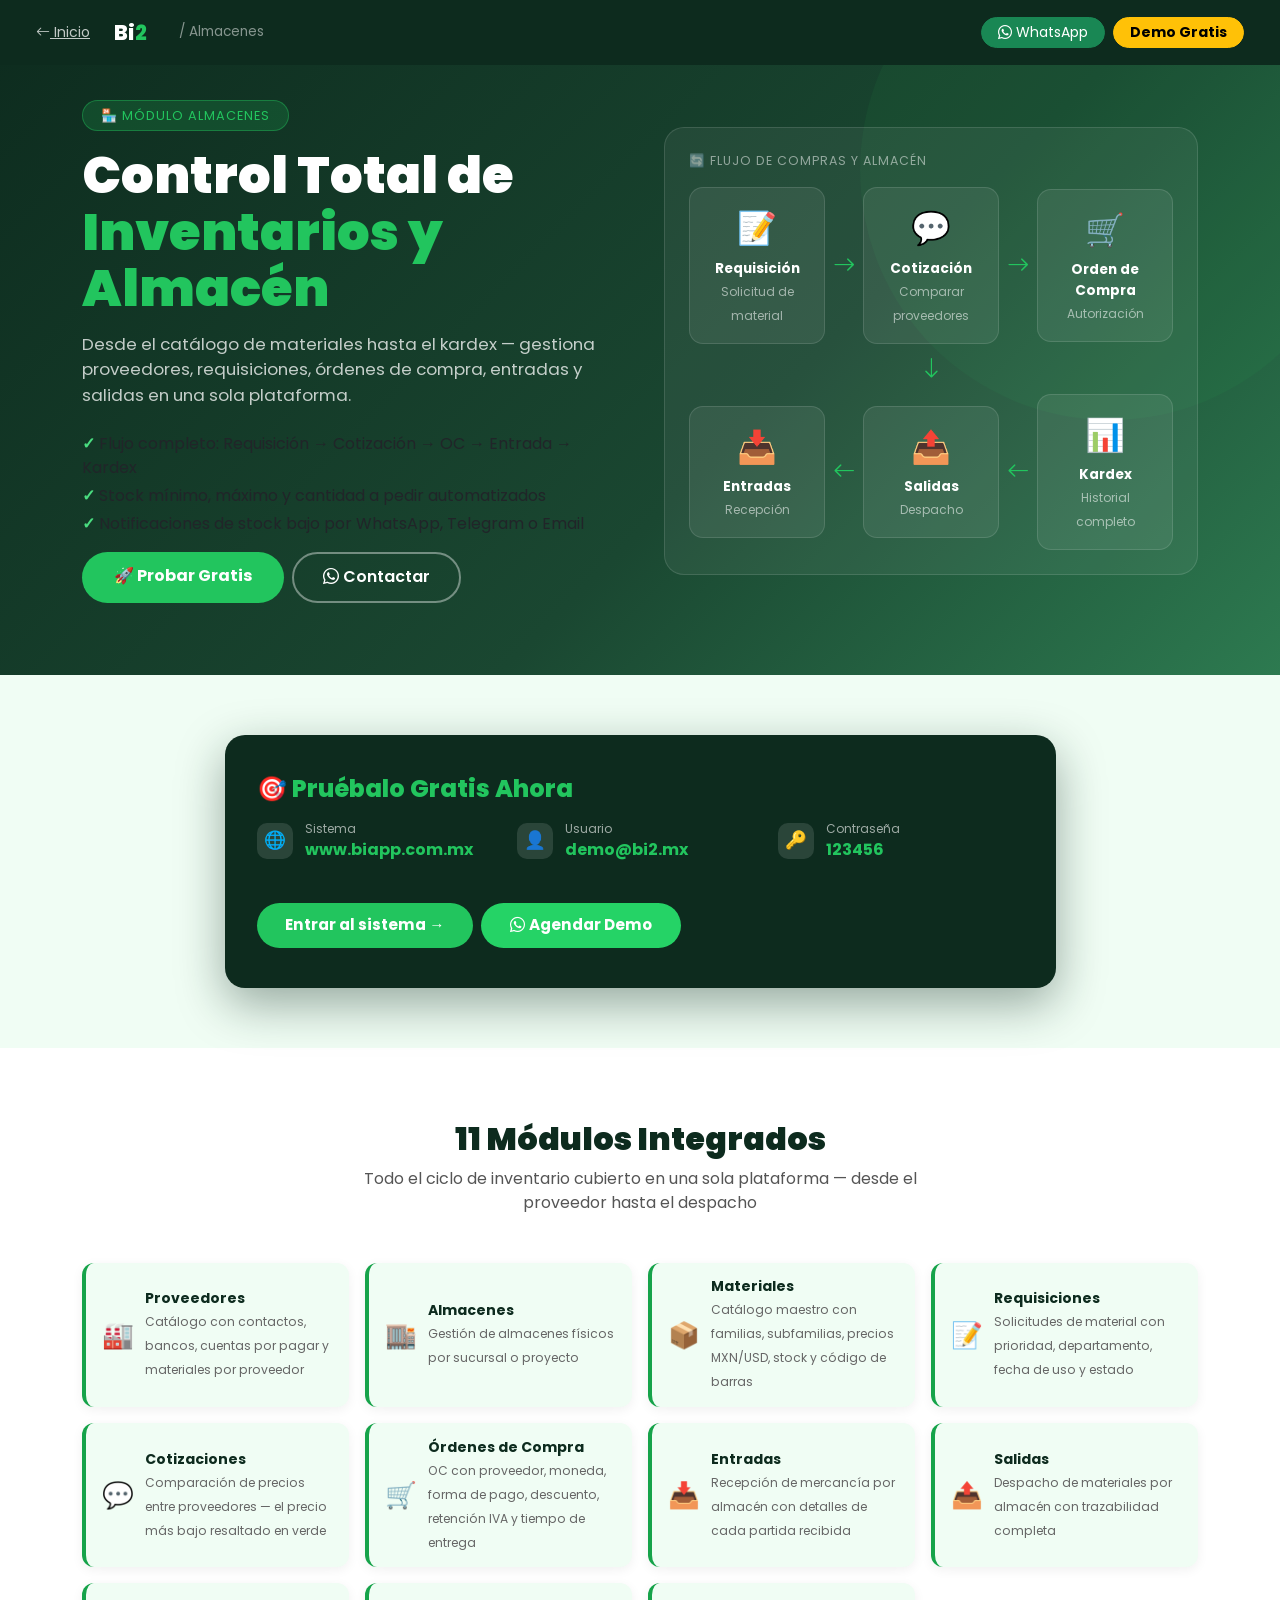
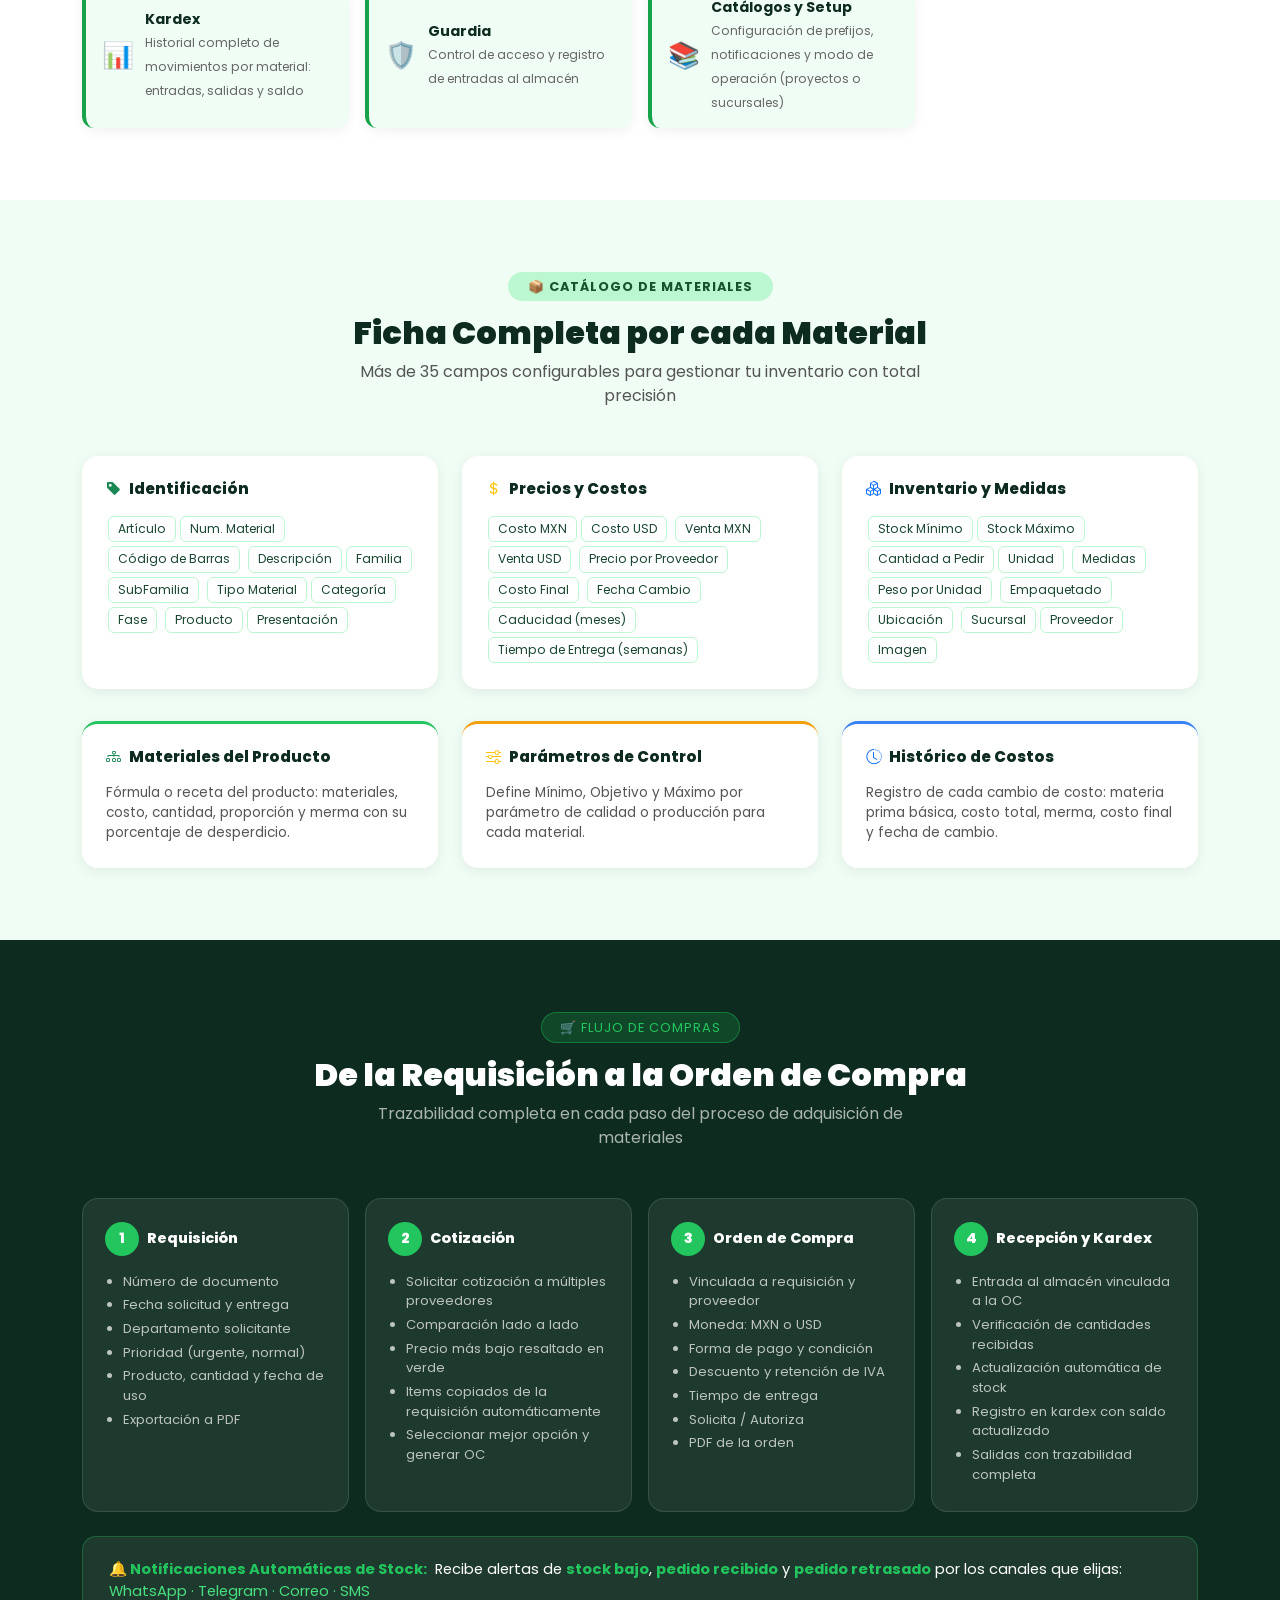
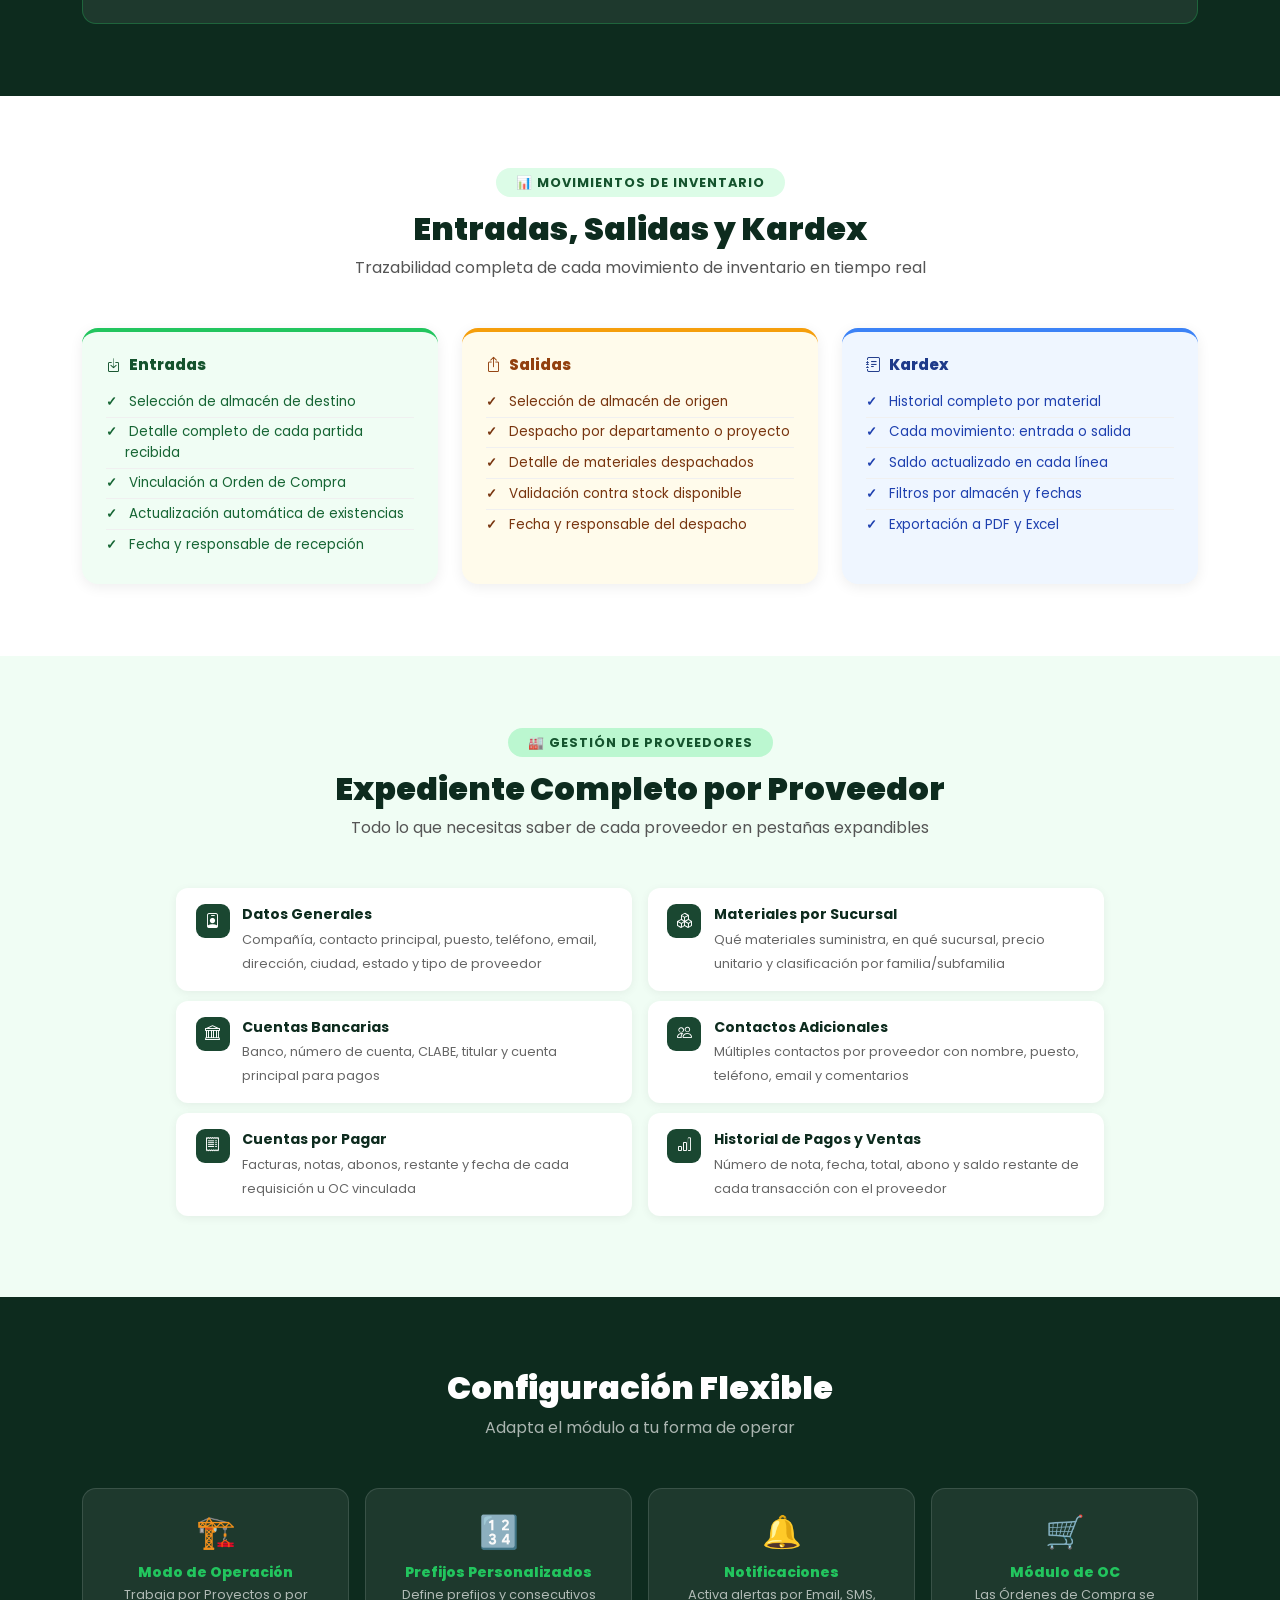
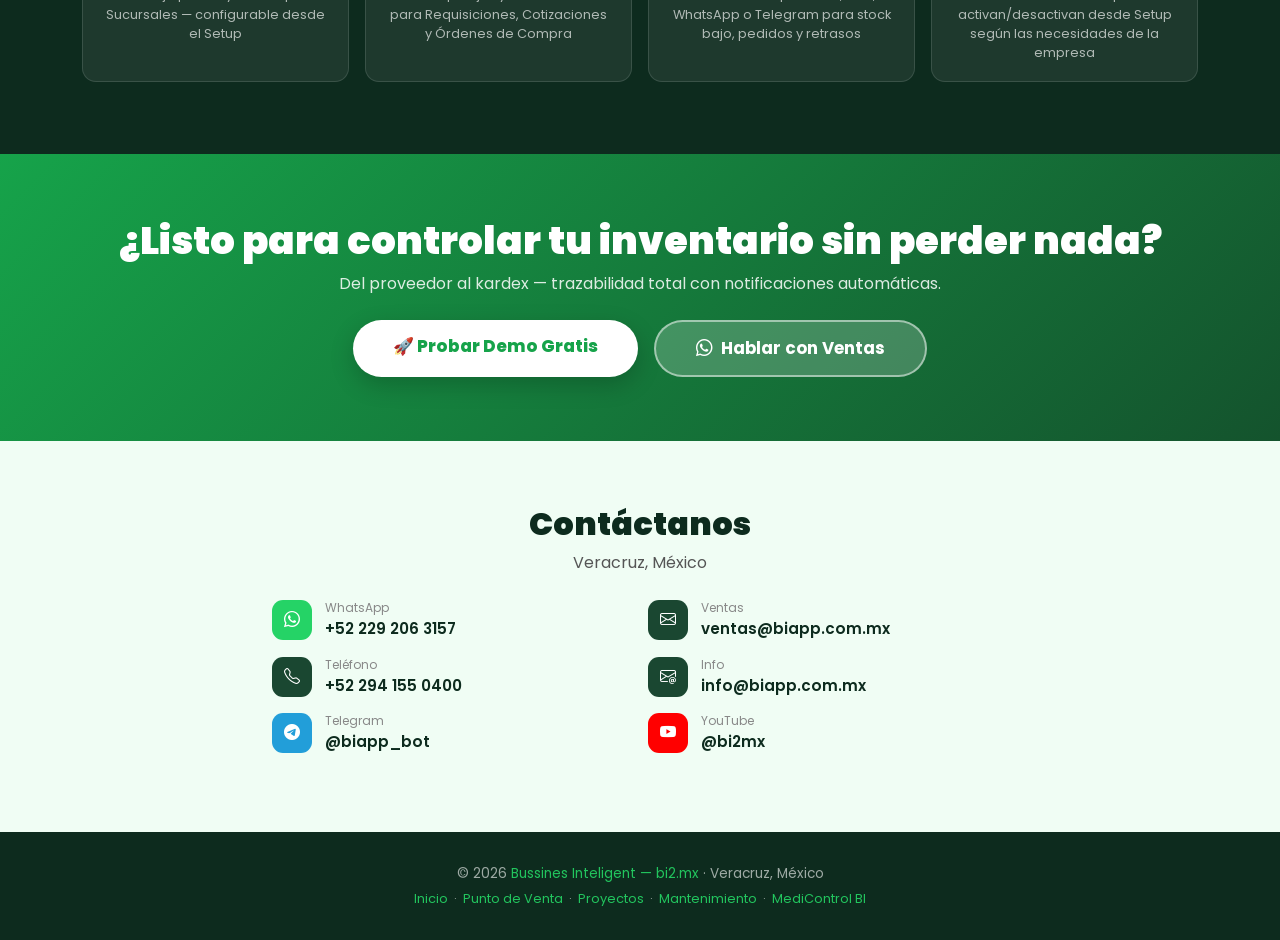
<file: almacenes/index.html>
<!DOCTYPE html>
<html lang="es">
<head>
  <meta charset="UTF-8">
  <meta name="viewport" content="width=device-width, initial-scale=1.0">
  <title>Módulo de Almacenes — ERP Bi2</title>
  <meta name="description" content="Control total de inventarios: materiales, proveedores, requisiciones, órdenes de compra, entradas, salidas y kardex desde una sola plataforma.">
  <link rel="icon" href="data:image/svg+xml,<svg xmlns='http://www.w3.org/2000/svg' viewBox='0 0 100 100'><text y='.9em' font-size='90'>🏪</text></svg>">
  <link href="https://cdn.jsdelivr.net/npm/bootstrap@5.3.2/dist/css/bootstrap.min.css" rel="stylesheet">
  <link rel="stylesheet" href="https://cdn.jsdelivr.net/npm/bootstrap-icons@1.11.3/font/bootstrap-icons.css">
  <link href="https://fonts.googleapis.com/css2?family=Poppins:wght@400;600;700;800;900&display=swap" rel="stylesheet">
  <style>
    * { font-family: 'Poppins', sans-serif; }
    :root {
      --primary:      #1a4731;
      --primary-dark: #0d2b1e;
      --primary-light:#2d7a50;
      --accent:       #22c55e;
      --accent2:      #16a34a;
      --yellow:       #f59e0b;
    }
    .navbar { background: var(--primary-dark); padding: .75rem 1.5rem; }
    .navbar-brand { font-weight: 800; font-size: 1.3rem; color: #fff !important; }
    .navbar-brand span { color: var(--accent); }
    .nav-back { color: rgba(255,255,255,.75) !important; font-size: .88rem; }
    .nav-back:hover { color: #fff !important; }

    .hero {
      background: linear-gradient(135deg, var(--primary-dark) 0%, var(--primary) 60%, var(--primary-light) 100%);
      padding: 100px 0 72px; position: relative; overflow: hidden;
    }
    .hero::before { content:''; position:absolute; top:-80px; right:-80px; width:500px; height:500px; border-radius:50%; background:rgba(34,197,94,.06); pointer-events:none; }
    .hero-badge { display:inline-block; background:rgba(34,197,94,.18); border:1px solid rgba(34,197,94,.4); border-radius:50px; padding:5px 18px; font-size:.8rem; color:var(--accent); letter-spacing:1px; text-transform:uppercase; margin-bottom:1rem; }
    .hero-title { font-size:clamp(2rem,4vw,3.2rem); font-weight:900; color:#fff; line-height:1.1; }
    .hero-title span { color:var(--accent); }
    .hero-sub { color:rgba(255,255,255,.75); font-size:1.05rem; margin:1rem 0 1.5rem; max-width:540px; }
    .hero-check { color:#4ade80; font-weight:700; }
    .btn-hero { background:var(--accent); color:#fff; border:none; padding:.75rem 2rem; border-radius:50px; font-weight:700; font-size:1rem; transition:all .2s; text-decoration:none; display:inline-block; }
    .btn-hero:hover { background:#16a34a; color:#fff; transform:translateY(-2px); box-shadow:0 8px 24px rgba(34,197,94,.4); }
    .btn-hero-ghost { background:transparent; color:#fff; border:2px solid rgba(255,255,255,.4); padding:.72rem 1.8rem; border-radius:50px; font-weight:600; transition:all .2s; text-decoration:none; display:inline-block; }
    .btn-hero-ghost:hover { border-color:#fff; color:#fff; background:rgba(255,255,255,.1); }

    /* FLOW preview */
    .flow-box { background:rgba(255,255,255,.07); border:1px solid rgba(255,255,255,.12); border-radius:14px; padding:1rem 1.1rem; text-align:center; }
    .flow-box .fb-icon { font-size:2rem; margin-bottom:.4rem; }
    .flow-box strong { color:#fff; font-size:.85rem; display:block; }
    .flow-box small { color:rgba(255,255,255,.55); font-size:.75rem; }
    .flow-arrow { color:var(--accent); font-size:1.4rem; display:flex; align-items:center; justify-content:center; }

    /* DEMO */
    .demo-section { background:#f0fdf4; padding:60px 0; }
    .demo-card { background:var(--primary-dark); border-radius:20px; padding:2.5rem 2rem; color:#fff; box-shadow:0 16px 48px rgba(13,43,30,.4); }
    .demo-card h3 { font-weight:800; font-size:1.5rem; color:var(--accent); margin-bottom:1rem; }
    .demo-row { display:flex; align-items:center; gap:.75rem; margin-bottom:.6rem; }
    .demo-icon { width:36px; height:36px; border-radius:10px; background:rgba(255,255,255,.12); display:flex; align-items:center; justify-content:center; flex-shrink:0; font-size:1.1rem; }
    .btn-demo { background:var(--accent); color:#fff; border:none; padding:.7rem 1.8rem; border-radius:50px; font-weight:700; font-size:.95rem; text-decoration:none; display:inline-block; transition:all .2s; margin-top:1rem; }
    .btn-demo:hover { background:#16a34a; color:#fff; transform:translateY(-2px); }

    .section-title { font-weight:900; color:var(--primary-dark); }
    .section-sub { color:#555; max-width:580px; margin:.5rem auto 0; }

    /* TABS */
    .tabs-section { background:#fff; padding:72px 0; }
    .tab-chip { display:flex; align-items:center; gap:.7rem; background:#f0fdf4; border-radius:12px; padding:.85rem 1rem; box-shadow:0 3px 12px rgba(0,0,0,.06); transition:transform .2s, box-shadow .2s; height:100%; border-left:4px solid var(--accent2); }
    .tab-chip:hover { transform:translateY(-4px); box-shadow:0 10px 28px rgba(22,163,74,.15); }
    .tab-chip .tc-icon { font-size:1.6rem; flex-shrink:0; }
    .tab-chip strong { font-size:.88rem; color:var(--primary-dark); display:block; }
    .tab-chip small { font-size:.76rem; color:#666; }

    /* MATERIALES */
    .mat-section { background:#f0fdf4; padding:72px 0; }
    .col-tag { display:inline-block; background:#fff; color:#1a4731; border:1px solid #bbf7d0; border-radius:6px; padding:3px 9px; font-size:.76rem; margin:2px; }
    .info-card { background:#fff; border-radius:16px; padding:1.5rem; box-shadow:0 3px 14px rgba(0,0,0,.07); height:100%; }
    .info-card h5 { font-weight:800; color:var(--primary-dark); margin-bottom:1rem; display:flex; align-items:center; gap:.5rem; font-size:.95rem; }

    /* FLUJO COMPRAS */
    .compras-section { background:var(--primary-dark); padding:72px 0; }
    .step-card { background:rgba(255,255,255,.07); border:1px solid rgba(255,255,255,.12); border-radius:16px; padding:1.4rem; height:100%; }
    .step-num { width:34px; height:34px; border-radius:50%; background:var(--accent); color:#fff; font-weight:800; font-size:.9rem; display:flex; align-items:center; justify-content:center; flex-shrink:0; }
    .step-card h6 { color:#fff; font-weight:800; font-size:.9rem; margin:0; }
    .step-card ul { padding-left:1.1rem; margin:.6rem 0 0; }
    .step-card li { color:rgba(255,255,255,.7); font-size:.82rem; margin-bottom:.25rem; }

    /* ENTRADAS/SALIDAS/KARDEX */
    .mov-section { background:#fff; padding:72px 0; }
    .mov-card { border-radius:16px; padding:1.5rem; height:100%; box-shadow:0 3px 14px rgba(0,0,0,.07); }
    .mov-card h5 { font-weight:800; margin-bottom:.8rem; font-size:.95rem; }
    .mov-card ul { list-style:none; padding:0; margin:0; }
    .mov-card li { font-size:.84rem; color:#555; padding:.3rem 0; border-bottom:1px solid #f0f0f0; display:flex; align-items:flex-start; gap:.5rem; }
    .mov-card li:last-child { border-bottom:none; }
    .mov-card li::before { content:'✓'; font-weight:700; flex-shrink:0; }

    /* PROVEEDORES */
    .prov-section { background:#f0fdf4; padding:72px 0; }
    .prov-detail { background:#fff; border-radius:12px; padding:1rem 1.2rem; box-shadow:0 2px 10px rgba(0,0,0,.06); margin-bottom:.6rem; display:flex; align-items:flex-start; gap:.8rem; }
    .prov-icon { width:34px; height:34px; border-radius:9px; background:var(--primary); color:#fff; display:flex; align-items:center; justify-content:center; font-size:.95rem; flex-shrink:0; }
    .prov-detail strong { color:var(--primary-dark); font-size:.88rem; display:block; margin-bottom:.1rem; }
    .prov-detail span { font-size:.8rem; color:#666; }

    /* CONFIG */
    .config-section { background:var(--primary-dark); padding:72px 0; }
    .cfg-card { background:rgba(255,255,255,.07); border:1px solid rgba(255,255,255,.12); border-radius:14px; padding:1.2rem; height:100%; text-align:center; }
    .cfg-card .cfg-icon { font-size:2rem; margin-bottom:.5rem; }
    .cfg-card h6 { color:var(--accent); font-weight:800; font-size:.88rem; margin-bottom:.3rem; }
    .cfg-card p { color:rgba(255,255,255,.65); font-size:.8rem; margin:0; }

    /* CTA */
    .cta-section { background:linear-gradient(135deg, #16a34a, #14532d); padding:64px 0; text-align:center; }
    .cta-section h2 { color:#fff; font-weight:900; font-size:clamp(1.6rem,3vw,2.4rem); }
    .cta-section p { color:rgba(255,255,255,.85); }
    .btn-cta-white { background:#fff; color:#16a34a; border:none; padding:.85rem 2.5rem; border-radius:50px; font-weight:800; font-size:1.05rem; text-decoration:none; display:inline-block; transition:all .2s; box-shadow:0 8px 24px rgba(0,0,0,.2); }
    .btn-cta-white:hover { transform:translateY(-3px); color:#14532d; }

    .contact-section { background:#f0fdf4; padding:64px 0; }
    .contact-item { display:flex; align-items:center; gap:.8rem; margin-bottom:.9rem; }
    .contact-icon { width:40px; height:40px; border-radius:11px; background:var(--primary); color:#fff; display:flex; align-items:center; justify-content:center; font-size:1rem; flex-shrink:0; }
    .contact-item a { color:var(--primary-dark); font-weight:600; text-decoration:none; font-size:.95rem; }
    .contact-item a:hover { color:var(--accent2); }

    footer { background:var(--primary-dark); color:rgba(255,255,255,.6); padding:2rem 0; text-align:center; font-size:.85rem; }
    footer a { color:var(--accent); text-decoration:none; }

    .reveal { opacity:0; transform:translateY(28px); transition:opacity .55s ease, transform .55s ease; }
    .reveal.visible { opacity:1; transform:translateY(0); }
  </style>
</head>
<body>

<nav class="navbar navbar-dark fixed-top">
  <div class="container-fluid d-flex align-items-center gap-3">
    <a href="../" class="nav-back"><i class="bi bi-arrow-left"></i> Inicio</a>
    <a class="navbar-brand ms-2" href="../">Bi<span>2</span></a>
    <span class="text-white-50 d-none d-sm-inline" style="font-size:.85rem">/ Almacenes</span>
    <div class="ms-auto d-flex gap-2">
      <a href="https://wa.me/522292063157" target="_blank" class="btn btn-sm btn-success rounded-pill px-3"><i class="bi bi-whatsapp me-1"></i>WhatsApp</a>
      <a href="https://www.biapp.com.mx" target="_blank" class="btn btn-sm btn-warning rounded-pill px-3 fw-bold">Demo Gratis</a>
    </div>
  </div>
</nav>

<!-- HERO -->
<section class="hero">
  <div class="container">
    <div class="row align-items-center g-5">
      <div class="col-lg-6 reveal">
        <span class="hero-badge">🏪 Módulo Almacenes</span>
        <h1 class="hero-title">Control Total de<br><span>Inventarios y Almacén</span></h1>
        <p class="hero-sub">Desde el catálogo de materiales hasta el kardex — gestiona proveedores, requisiciones, órdenes de compra, entradas y salidas en una sola plataforma.</p>
        <div class="mb-3">
          <div class="mb-1"><span class="hero-check">✓</span> <span class="text-white-75">Flujo completo: Requisición → Cotización → OC → Entrada → Kardex</span></div>
          <div class="mb-1"><span class="hero-check">✓</span> <span class="text-white-75">Stock mínimo, máximo y cantidad a pedir automatizados</span></div>
          <div class="mb-1"><span class="hero-check">✓</span> <span class="text-white-75">Notificaciones de stock bajo por WhatsApp, Telegram o Email</span></div>
        </div>
        <div class="d-flex flex-wrap gap-2 mt-3">
          <a href="https://www.biapp.com.mx" target="_blank" class="btn-hero">🚀 Probar Gratis</a>
          <a href="https://wa.me/522292063157" target="_blank" class="btn-hero-ghost"><i class="bi bi-whatsapp me-1"></i>Contactar</a>
        </div>
      </div>
      <div class="col-lg-6 reveal">
        <!-- Flujo visual -->
        <div style="background:rgba(255,255,255,.06);border:1px solid rgba(255,255,255,.12);border-radius:20px;padding:1.5rem;">
          <p class="text-white-50 mb-3" style="font-size:.78rem;letter-spacing:1px;text-transform:uppercase;">🔄 Flujo de Compras y Almacén</p>
          <div class="row g-2 align-items-center">
            <div class="col"><div class="flow-box"><div class="fb-icon">📝</div><strong>Requisición</strong><small>Solicitud de material</small></div></div>
            <div class="col-auto"><div class="flow-arrow"><i class="bi bi-arrow-right"></i></div></div>
            <div class="col"><div class="flow-box"><div class="fb-icon">💬</div><strong>Cotización</strong><small>Comparar proveedores</small></div></div>
            <div class="col-auto"><div class="flow-arrow"><i class="bi bi-arrow-right"></i></div></div>
            <div class="col"><div class="flow-box"><div class="fb-icon">🛒</div><strong>Orden de Compra</strong><small>Autorización</small></div></div>
          </div>
          <div class="d-flex justify-content-center my-2">
            <i class="bi bi-arrow-down" style="color:var(--accent);font-size:1.4rem;"></i>
          </div>
          <div class="row g-2 align-items-center flex-row-reverse">
            <div class="col"><div class="flow-box"><div class="fb-icon">📊</div><strong>Kardex</strong><small>Historial completo</small></div></div>
            <div class="col-auto"><div class="flow-arrow"><i class="bi bi-arrow-left"></i></div></div>
            <div class="col"><div class="flow-box"><div class="fb-icon">📤</div><strong>Salidas</strong><small>Despacho</small></div></div>
            <div class="col-auto"><div class="flow-arrow"><i class="bi bi-arrow-left"></i></div></div>
            <div class="col"><div class="flow-box"><div class="fb-icon">📥</div><strong>Entradas</strong><small>Recepción</small></div></div>
          </div>
        </div>
      </div>
    </div>
  </div>
</section>

<!-- DEMO -->
<section class="demo-section">
  <div class="container">
    <div class="row justify-content-center">
      <div class="col-lg-9">
        <div class="demo-card reveal">
          <h3>🎯 Pruébalo Gratis Ahora</h3>
          <div class="row g-3">
            <div class="col-sm-4"><div class="demo-row"><div class="demo-icon">🌐</div><div><div style="font-size:.75rem;color:rgba(255,255,255,.6)">Sistema</div><strong style="color:var(--accent);">www.biapp.com.mx</strong></div></div></div>
            <div class="col-sm-4"><div class="demo-row"><div class="demo-icon">👤</div><div><div style="font-size:.75rem;color:rgba(255,255,255,.6)">Usuario</div><strong style="color:var(--accent);">demo@bi2.mx</strong></div></div></div>
            <div class="col-sm-4"><div class="demo-row"><div class="demo-icon">🔑</div><div><div style="font-size:.75rem;color:rgba(255,255,255,.6)">Contraseña</div><strong style="color:var(--accent);">123456</strong></div></div></div>
          </div>
          <div class="d-flex flex-wrap gap-2 mt-3">
            <a href="https://www.biapp.com.mx" target="_blank" class="btn-demo">Entrar al sistema →</a>
            <a href="https://wa.me/522292063157?text=Quiero%20una%20demo%20del%20m%C3%B3dulo%20de%20Almacenes%20Bi2" target="_blank" class="btn-demo" style="background:#25D366;"><i class="bi bi-whatsapp me-1"></i>Agendar Demo</a>
          </div>
        </div>
      </div>
    </div>
  </div>
</section>

<!-- 11 TABS DEL MÓDULO -->
<section class="tabs-section">
  <div class="container">
    <div class="text-center mb-5 reveal">
      <h2 class="section-title">11 Módulos Integrados</h2>
      <p class="section-sub">Todo el ciclo de inventario cubierto en una sola plataforma — desde el proveedor hasta el despacho</p>
    </div>
    <div class="row g-3">
      <div class="col-6 col-sm-4 col-lg-3 reveal"><div class="tab-chip"><span class="tc-icon">🏭</span><div><strong>Proveedores</strong><small>Catálogo con contactos, bancos, cuentas por pagar y materiales por proveedor</small></div></div></div>
      <div class="col-6 col-sm-4 col-lg-3 reveal"><div class="tab-chip"><span class="tc-icon">🏬</span><div><strong>Almacenes</strong><small>Gestión de almacenes físicos por sucursal o proyecto</small></div></div></div>
      <div class="col-6 col-sm-4 col-lg-3 reveal"><div class="tab-chip"><span class="tc-icon">📦</span><div><strong>Materiales</strong><small>Catálogo maestro con familias, subfamilias, precios MXN/USD, stock y código de barras</small></div></div></div>
      <div class="col-6 col-sm-4 col-lg-3 reveal"><div class="tab-chip"><span class="tc-icon">📝</span><div><strong>Requisiciones</strong><small>Solicitudes de material con prioridad, departamento, fecha de uso y estado</small></div></div></div>
      <div class="col-6 col-sm-4 col-lg-3 reveal"><div class="tab-chip"><span class="tc-icon">💬</span><div><strong>Cotizaciones</strong><small>Comparación de precios entre proveedores — el precio más bajo resaltado en verde</small></div></div></div>
      <div class="col-6 col-sm-4 col-lg-3 reveal"><div class="tab-chip"><span class="tc-icon">🛒</span><div><strong>Órdenes de Compra</strong><small>OC con proveedor, moneda, forma de pago, descuento, retención IVA y tiempo de entrega</small></div></div></div>
      <div class="col-6 col-sm-4 col-lg-3 reveal"><div class="tab-chip"><span class="tc-icon">📥</span><div><strong>Entradas</strong><small>Recepción de mercancía por almacén con detalles de cada partida recibida</small></div></div></div>
      <div class="col-6 col-sm-4 col-lg-3 reveal"><div class="tab-chip"><span class="tc-icon">📤</span><div><strong>Salidas</strong><small>Despacho de materiales por almacén con trazabilidad completa</small></div></div></div>
      <div class="col-6 col-sm-4 col-lg-3 reveal"><div class="tab-chip"><span class="tc-icon">📊</span><div><strong>Kardex</strong><small>Historial completo de movimientos por material: entradas, salidas y saldo</small></div></div></div>
      <div class="col-6 col-sm-4 col-lg-3 reveal"><div class="tab-chip"><span class="tc-icon">🛡️</span><div><strong>Guardia</strong><small>Control de acceso y registro de entradas al almacén</small></div></div></div>
      <div class="col-6 col-sm-4 col-lg-3 reveal"><div class="tab-chip"><span class="tc-icon">📚</span><div><strong>Catálogos y Setup</strong><small>Configuración de prefijos, notificaciones y modo de operación (proyectos o sucursales)</small></div></div></div>
    </div>
  </div>
</section>

<!-- CATÁLOGO DE MATERIALES -->
<section class="mat-section">
  <div class="container">
    <div class="text-center mb-5 reveal">
      <span style="display:inline-block;background:#bbf7d0;color:#14532d;border-radius:50px;padding:5px 20px;font-size:.8rem;font-weight:700;letter-spacing:1px;text-transform:uppercase;margin-bottom:.8rem;">📦 Catálogo de Materiales</span>
      <h2 class="section-title">Ficha Completa por cada Material</h2>
      <p class="section-sub">Más de 35 campos configurables para gestionar tu inventario con total precisión</p>
    </div>
    <div class="row g-4">
      <div class="col-lg-4 reveal">
        <div class="info-card">
          <h5><i class="bi bi-tag-fill text-success"></i> Identificación</h5>
          <span class="col-tag">Artículo</span><span class="col-tag">Num. Material</span><span class="col-tag">Código de Barras</span>
          <span class="col-tag">Descripción</span><span class="col-tag">Familia</span><span class="col-tag">SubFamilia</span>
          <span class="col-tag">Tipo Material</span><span class="col-tag">Categoría</span><span class="col-tag">Fase</span>
          <span class="col-tag">Producto</span><span class="col-tag">Presentación</span>
        </div>
      </div>
      <div class="col-lg-4 reveal">
        <div class="info-card">
          <h5><i class="bi bi-currency-dollar text-warning"></i> Precios y Costos</h5>
          <span class="col-tag">Costo MXN</span><span class="col-tag">Costo USD</span>
          <span class="col-tag">Venta MXN</span><span class="col-tag">Venta USD</span>
          <span class="col-tag">Precio por Proveedor</span><span class="col-tag">Costo Final</span>
          <span class="col-tag">Fecha Cambio</span><span class="col-tag">Caducidad (meses)</span>
          <span class="col-tag">Tiempo de Entrega (semanas)</span>
        </div>
      </div>
      <div class="col-lg-4 reveal">
        <div class="info-card">
          <h5><i class="bi bi-boxes text-primary"></i> Inventario y Medidas</h5>
          <span class="col-tag">Stock Mínimo</span><span class="col-tag">Stock Máximo</span>
          <span class="col-tag">Cantidad a Pedir</span><span class="col-tag">Unidad</span>
          <span class="col-tag">Medidas</span><span class="col-tag">Peso por Unidad</span>
          <span class="col-tag">Empaquetado</span><span class="col-tag">Ubicación</span>
          <span class="col-tag">Sucursal</span><span class="col-tag">Proveedor</span><span class="col-tag">Imagen</span>
        </div>
      </div>
    </div>

    <!-- Detalle maestro-detalle -->
    <div class="row g-4 mt-2">
      <div class="col-md-4 reveal">
        <div class="info-card" style="border-top:3px solid #22c55e;">
          <h5><i class="bi bi-diagram-3 text-success"></i> Materiales del Producto</h5>
          <p style="font-size:.85rem;color:#555;margin:0;">Fórmula o receta del producto: materiales, costo, cantidad, proporción y merma con su porcentaje de desperdicio.</p>
        </div>
      </div>
      <div class="col-md-4 reveal">
        <div class="info-card" style="border-top:3px solid #f59e0b;">
          <h5><i class="bi bi-sliders text-warning"></i> Parámetros de Control</h5>
          <p style="font-size:.85rem;color:#555;margin:0;">Define Mínimo, Objetivo y Máximo por parámetro de calidad o producción para cada material.</p>
        </div>
      </div>
      <div class="col-md-4 reveal">
        <div class="info-card" style="border-top:3px solid #3b82f6;">
          <h5><i class="bi bi-clock-history text-primary"></i> Histórico de Costos</h5>
          <p style="font-size:.85rem;color:#555;margin:0;">Registro de cada cambio de costo: materia prima básica, costo total, merma, costo final y fecha de cambio.</p>
        </div>
      </div>
    </div>
  </div>
</section>

<!-- FLUJO DE COMPRAS -->
<section class="compras-section">
  <div class="container">
    <div class="text-center mb-5 reveal">
      <span style="display:inline-block;background:rgba(34,197,94,.18);border:1px solid rgba(34,197,94,.4);border-radius:50px;padding:5px 18px;font-size:.8rem;color:var(--accent);letter-spacing:1px;text-transform:uppercase;margin-bottom:.8rem;">🛒 Flujo de Compras</span>
      <h2 style="font-weight:900;color:#fff;">De la Requisición a la Orden de Compra</h2>
      <p style="color:rgba(255,255,255,.65);max-width:560px;margin:.5rem auto 0;">Trazabilidad completa en cada paso del proceso de adquisición de materiales</p>
    </div>
    <div class="row g-3">
      <div class="col-sm-6 col-lg-3 reveal">
        <div class="step-card">
          <div class="d-flex align-items-center gap-2 mb-3">
            <div class="step-num">1</div><h6>Requisición</h6>
          </div>
          <ul>
            <li>Número de documento</li>
            <li>Fecha solicitud y entrega</li>
            <li>Departamento solicitante</li>
            <li>Prioridad (urgente, normal)</li>
            <li>Producto, cantidad y fecha de uso</li>
            <li>Exportación a PDF</li>
          </ul>
        </div>
      </div>
      <div class="col-sm-6 col-lg-3 reveal">
        <div class="step-card">
          <div class="d-flex align-items-center gap-2 mb-3">
            <div class="step-num">2</div><h6>Cotización</h6>
          </div>
          <ul>
            <li>Solicitar cotización a múltiples proveedores</li>
            <li>Comparación lado a lado</li>
            <li>Precio más bajo resaltado en verde</li>
            <li>Items copiados de la requisición automáticamente</li>
            <li>Seleccionar mejor opción y generar OC</li>
          </ul>
        </div>
      </div>
      <div class="col-sm-6 col-lg-3 reveal">
        <div class="step-card">
          <div class="d-flex align-items-center gap-2 mb-3">
            <div class="step-num">3</div><h6>Orden de Compra</h6>
          </div>
          <ul>
            <li>Vinculada a requisición y proveedor</li>
            <li>Moneda: MXN o USD</li>
            <li>Forma de pago y condición</li>
            <li>Descuento y retención de IVA</li>
            <li>Tiempo de entrega</li>
            <li>Solicita / Autoriza</li>
            <li>PDF de la orden</li>
          </ul>
        </div>
      </div>
      <div class="col-sm-6 col-lg-3 reveal">
        <div class="step-card">
          <div class="d-flex align-items-center gap-2 mb-3">
            <div class="step-num">4</div><h6>Recepción y Kardex</h6>
          </div>
          <ul>
            <li>Entrada al almacén vinculada a la OC</li>
            <li>Verificación de cantidades recibidas</li>
            <li>Actualización automática de stock</li>
            <li>Registro en kardex con saldo actualizado</li>
            <li>Salidas con trazabilidad completa</li>
          </ul>
        </div>
      </div>
    </div>

    <!-- Notificaciones -->
    <div class="row mt-4 reveal">
      <div class="col-12">
        <div style="background:rgba(255,255,255,.07);border:1px solid rgba(34,197,94,.3);border-radius:14px;padding:1.3rem 1.6rem;">
          <p style="color:#fff;margin:0;font-size:.92rem;"><strong style="color:var(--accent);">🔔 Notificaciones Automáticas de Stock:</strong>&nbsp; Recibe alertas de <strong style="color:var(--accent);">stock bajo</strong>, <strong style="color:var(--accent);">pedido recibido</strong> y <strong style="color:var(--accent);">pedido retrasado</strong> por los canales que elijas: <span style="color:#4ade80;">WhatsApp · Telegram · Correo · SMS</span></p>
        </div>
      </div>
    </div>
  </div>
</section>

<!-- ENTRADAS, SALIDAS Y KARDEX -->
<section class="mov-section">
  <div class="container">
    <div class="text-center mb-5 reveal">
      <span style="display:inline-block;background:#dcfce7;color:#14532d;border-radius:50px;padding:5px 20px;font-size:.8rem;font-weight:700;letter-spacing:1px;text-transform:uppercase;margin-bottom:.8rem;">📊 Movimientos de Inventario</span>
      <h2 class="section-title">Entradas, Salidas y Kardex</h2>
      <p class="section-sub">Trazabilidad completa de cada movimiento de inventario en tiempo real</p>
    </div>
    <div class="row g-4">
      <div class="col-md-4 reveal">
        <div class="mov-card" style="border-top:4px solid #22c55e;background:#f0fdf4;">
          <h5 style="color:#14532d;"><i class="bi bi-box-arrow-in-down me-2"></i>Entradas</h5>
          <ul>
            <li style="color:#166534;">&nbsp;Selección de almacén de destino</li>
            <li style="color:#166534;">&nbsp;Detalle completo de cada partida recibida</li>
            <li style="color:#166534;">&nbsp;Vinculación a Orden de Compra</li>
            <li style="color:#166534;">&nbsp;Actualización automática de existencias</li>
            <li style="color:#166534;">&nbsp;Fecha y responsable de recepción</li>
          </ul>
        </div>
      </div>
      <div class="col-md-4 reveal">
        <div class="mov-card" style="border-top:4px solid #f59e0b;background:#fffbeb;">
          <h5 style="color:#92400e;"><i class="bi bi-box-arrow-up me-2"></i>Salidas</h5>
          <ul>
            <li style="color:#78350f;">&nbsp;Selección de almacén de origen</li>
            <li style="color:#78350f;">&nbsp;Despacho por departamento o proyecto</li>
            <li style="color:#78350f;">&nbsp;Detalle de materiales despachados</li>
            <li style="color:#78350f;">&nbsp;Validación contra stock disponible</li>
            <li style="color:#78350f;">&nbsp;Fecha y responsable del despacho</li>
          </ul>
        </div>
      </div>
      <div class="col-md-4 reveal">
        <div class="mov-card" style="border-top:4px solid #3b82f6;background:#eff6ff;">
          <h5 style="color:#1e3a8a;"><i class="bi bi-journal-text me-2"></i>Kardex</h5>
          <ul>
            <li style="color:#1e40af;">&nbsp;Historial completo por material</li>
            <li style="color:#1e40af;">&nbsp;Cada movimiento: entrada o salida</li>
            <li style="color:#1e40af;">&nbsp;Saldo actualizado en cada línea</li>
            <li style="color:#1e40af;">&nbsp;Filtros por almacén y fechas</li>
            <li style="color:#1e40af;">&nbsp;Exportación a PDF y Excel</li>
          </ul>
        </div>
      </div>
    </div>
  </div>
</section>

<!-- PROVEEDORES -->
<section class="prov-section">
  <div class="container">
    <div class="text-center mb-5 reveal">
      <span style="display:inline-block;background:#bbf7d0;color:#14532d;border-radius:50px;padding:5px 20px;font-size:.8rem;font-weight:700;letter-spacing:1px;text-transform:uppercase;margin-bottom:.8rem;">🏭 Gestión de Proveedores</span>
      <h2 class="section-title">Expediente Completo por Proveedor</h2>
      <p class="section-sub">Todo lo que necesitas saber de cada proveedor en pestañas expandibles</p>
    </div>
    <div class="row g-3 justify-content-center">
      <div class="col-md-6 col-lg-5 reveal">
        <div class="prov-detail"><div class="prov-icon"><i class="bi bi-person-badge"></i></div><div><strong>Datos Generales</strong><span>Compañía, contacto principal, puesto, teléfono, email, dirección, ciudad, estado y tipo de proveedor</span></div></div>
        <div class="prov-detail"><div class="prov-icon"><i class="bi bi-bank"></i></div><div><strong>Cuentas Bancarias</strong><span>Banco, número de cuenta, CLABE, titular y cuenta principal para pagos</span></div></div>
        <div class="prov-detail"><div class="prov-icon"><i class="bi bi-receipt"></i></div><div><strong>Cuentas por Pagar</strong><span>Facturas, notas, abonos, restante y fecha de cada requisición u OC vinculada</span></div></div>
      </div>
      <div class="col-md-6 col-lg-5 reveal">
        <div class="prov-detail"><div class="prov-icon"><i class="bi bi-boxes"></i></div><div><strong>Materiales por Sucursal</strong><span>Qué materiales suministra, en qué sucursal, precio unitario y clasificación por familia/subfamilia</span></div></div>
        <div class="prov-detail"><div class="prov-icon"><i class="bi bi-people"></i></div><div><strong>Contactos Adicionales</strong><span>Múltiples contactos por proveedor con nombre, puesto, teléfono, email y comentarios</span></div></div>
        <div class="prov-detail"><div class="prov-icon"><i class="bi bi-bar-chart"></i></div><div><strong>Historial de Pagos y Ventas</strong><span>Número de nota, fecha, total, abono y saldo restante de cada transacción con el proveedor</span></div></div>
      </div>
    </div>
  </div>
</section>

<!-- CONFIGURACIÓN -->
<section class="config-section">
  <div class="container">
    <div class="text-center mb-5 reveal">
      <h2 style="font-weight:900;color:#fff;">Configuración Flexible</h2>
      <p style="color:rgba(255,255,255,.65);">Adapta el módulo a tu forma de operar</p>
    </div>
    <div class="row g-3">
      <div class="col-sm-6 col-lg-3 reveal">
        <div class="cfg-card"><div class="cfg-icon">🏗️</div><h6>Modo de Operación</h6><p>Trabaja por Proyectos o por Sucursales — configurable desde el Setup</p></div>
      </div>
      <div class="col-sm-6 col-lg-3 reveal">
        <div class="cfg-card"><div class="cfg-icon">🔢</div><h6>Prefijos Personalizados</h6><p>Define prefijos y consecutivos para Requisiciones, Cotizaciones y Órdenes de Compra</p></div>
      </div>
      <div class="col-sm-6 col-lg-3 reveal">
        <div class="cfg-card"><div class="cfg-icon">🔔</div><h6>Notificaciones</h6><p>Activa alertas por Email, SMS, WhatsApp o Telegram para stock bajo, pedidos y retrasos</p></div>
      </div>
      <div class="col-sm-6 col-lg-3 reveal">
        <div class="cfg-card"><div class="cfg-icon">🛒</div><h6>Módulo de OC</h6><p>Las Órdenes de Compra se activan/desactivan desde Setup según las necesidades de la empresa</p></div>
      </div>
    </div>
  </div>
</section>

<!-- CTA -->
<section class="cta-section reveal">
  <div class="container">
    <h2>¿Listo para controlar tu inventario sin perder nada?</h2>
    <p>Del proveedor al kardex — trazabilidad total con notificaciones automáticas.</p>
    <div class="d-flex flex-wrap justify-content-center gap-3 mt-4">
      <a href="https://www.biapp.com.mx" target="_blank" class="btn-cta-white">🚀 Probar Demo Gratis</a>
      <a href="https://wa.me/522292063157?text=Quiero%20una%20demo%20del%20m%C3%B3dulo%20de%20Almacenes%20Bi2" target="_blank"
         style="background:rgba(255,255,255,.2);color:#fff;border:2px solid rgba(255,255,255,.5);padding:.85rem 2.5rem;border-radius:50px;font-weight:700;font-size:1.05rem;text-decoration:none;display:inline-block;transition:all .2s;"
         onmouseover="this.style.background='rgba(255,255,255,.3)'" onmouseout="this.style.background='rgba(255,255,255,.2)'">
        <i class="bi bi-whatsapp me-2"></i>Hablar con Ventas
      </a>
    </div>
  </div>
</section>

<!-- CONTACTO -->
<section class="contact-section">
  <div class="container">
    <div class="row justify-content-center">
      <div class="col-lg-8">
        <div class="text-center mb-4 reveal"><h2 class="section-title">Contáctanos</h2><p class="section-sub">Veracruz, México</p></div>
        <div class="row g-3 reveal">
          <div class="col-sm-6">
            <div class="contact-item"><div class="contact-icon" style="background:#25D366;"><i class="bi bi-whatsapp"></i></div><div><div style="font-size:.75rem;color:#888;">WhatsApp</div><a href="https://wa.me/522292063157">+52 229 206 3157</a></div></div>
            <div class="contact-item"><div class="contact-icon"><i class="bi bi-telephone"></i></div><div><div style="font-size:.75rem;color:#888;">Teléfono</div><a href="tel:+522941550400">+52 294 155 0400</a></div></div>
            <div class="contact-item"><div class="contact-icon" style="background:#229ED9;"><i class="bi bi-telegram"></i></div><div><div style="font-size:.75rem;color:#888;">Telegram</div><a href="https://t.me/biapp_bot" target="_blank">@biapp_bot</a></div></div>
          </div>
          <div class="col-sm-6">
            <div class="contact-item"><div class="contact-icon"><i class="bi bi-envelope"></i></div><div><div style="font-size:.75rem;color:#888;">Ventas</div><a href="mailto:ventas@biapp.com.mx">ventas@biapp.com.mx</a></div></div>
            <div class="contact-item"><div class="contact-icon"><i class="bi bi-envelope-at"></i></div><div><div style="font-size:.75rem;color:#888;">Info</div><a href="mailto:info@biapp.com.mx">info@biapp.com.mx</a></div></div>
            <div class="contact-item"><div class="contact-icon" style="background:#ff0000;"><i class="bi bi-youtube"></i></div><div><div style="font-size:.75rem;color:#888;">YouTube</div><a href="https://www.youtube.com/@bi2mx" target="_blank">@bi2mx</a></div></div>
          </div>
        </div>
      </div>
    </div>
  </div>
</section>

<footer>
  <div class="container">
    <p class="mb-1">© 2026 <a href="https://bi2.mx">Bussines Inteligent — bi2.mx</a> · Veracruz, México</p>
    <p class="mb-0" style="font-size:.8rem;">
      <a href="../">Inicio</a> &nbsp;·&nbsp;
      <a href="../pv/">Punto de Venta</a> &nbsp;·&nbsp;
      <a href="../proyectos/">Proyectos</a> &nbsp;·&nbsp;
      <a href="../mantenimiento/">Mantenimiento</a> &nbsp;·&nbsp;
      <a href="../clinica/">MediControl BI</a>
    </p>
  </div>
</footer>

<script src="https://cdn.jsdelivr.net/npm/bootstrap@5.3.2/dist/js/bootstrap.bundle.min.js"></script>
<script>
  const observer = new IntersectionObserver((entries) => {
    entries.forEach(e => { if (e.isIntersecting) { e.target.classList.add('visible'); observer.unobserve(e.target); } });
  }, { threshold: 0.12 });
  document.querySelectorAll('.reveal').forEach(el => observer.observe(el));
</script>
</body>
</html>
</file>
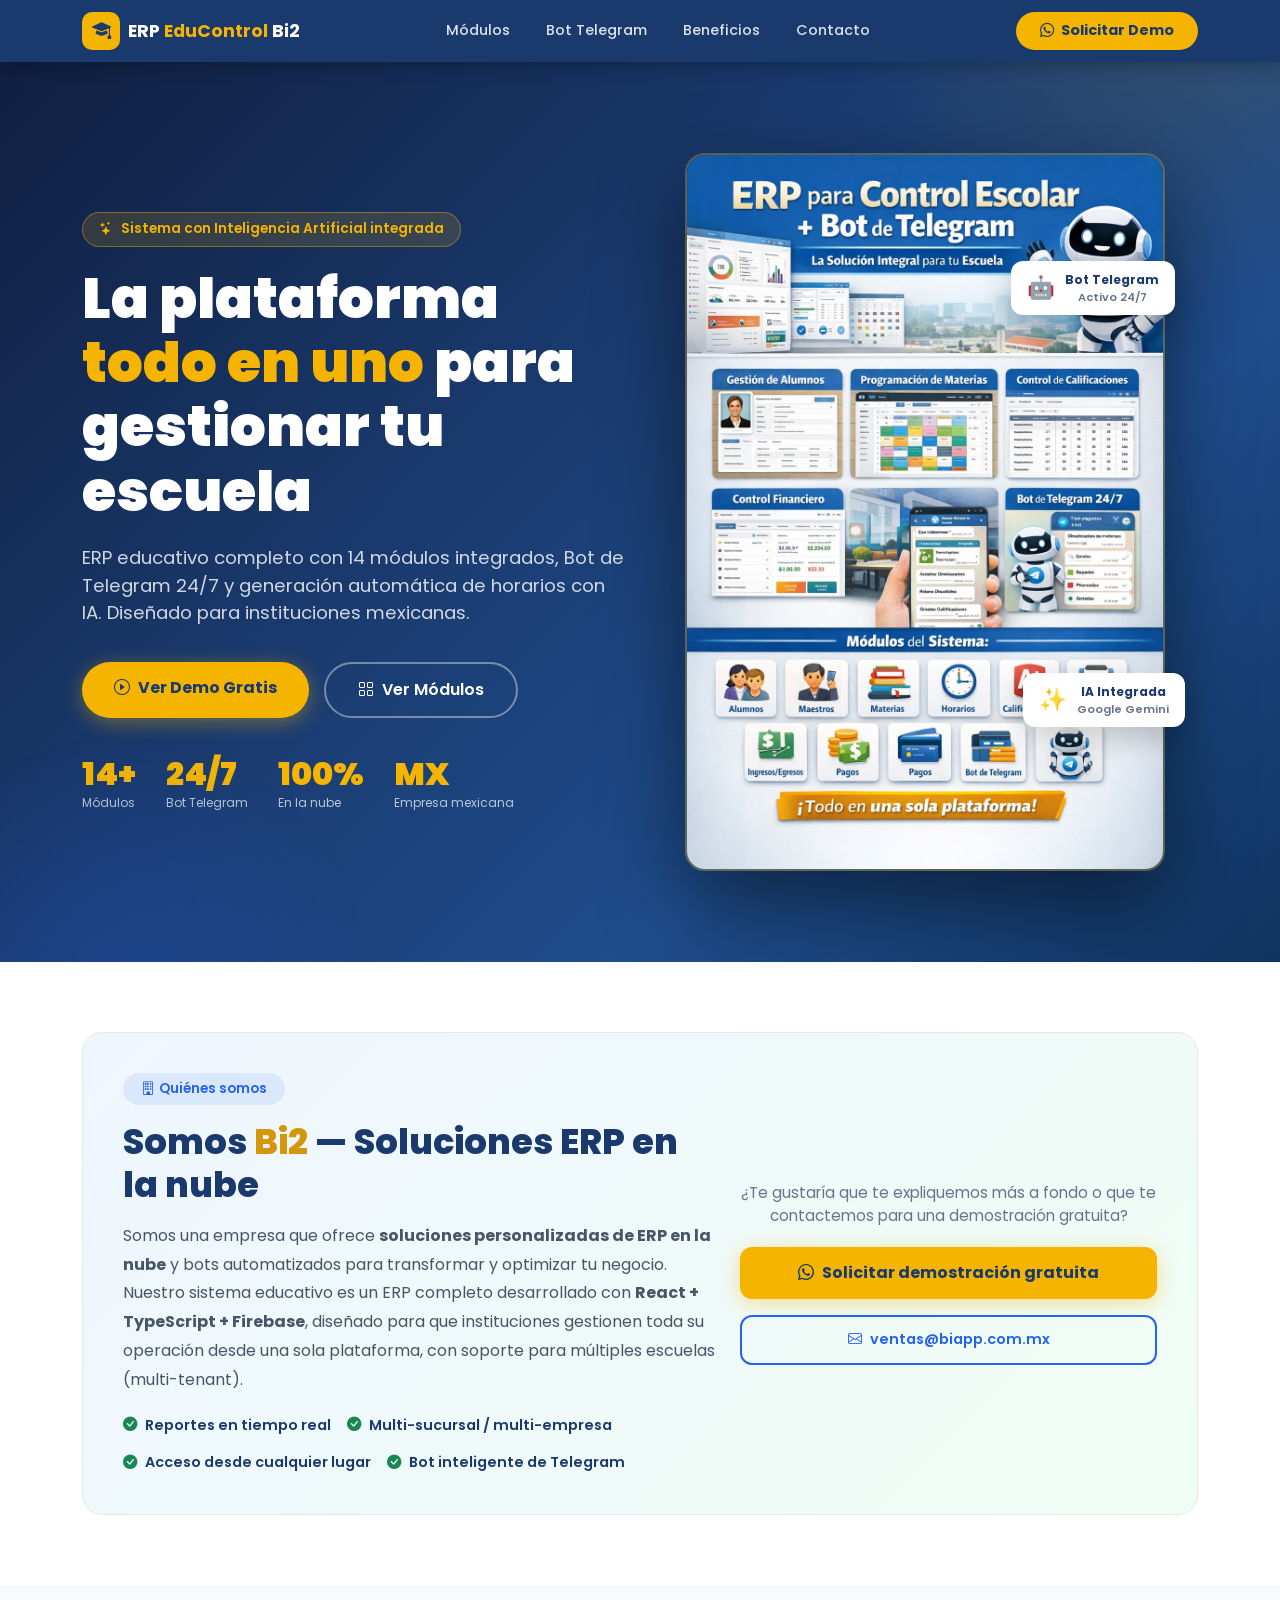
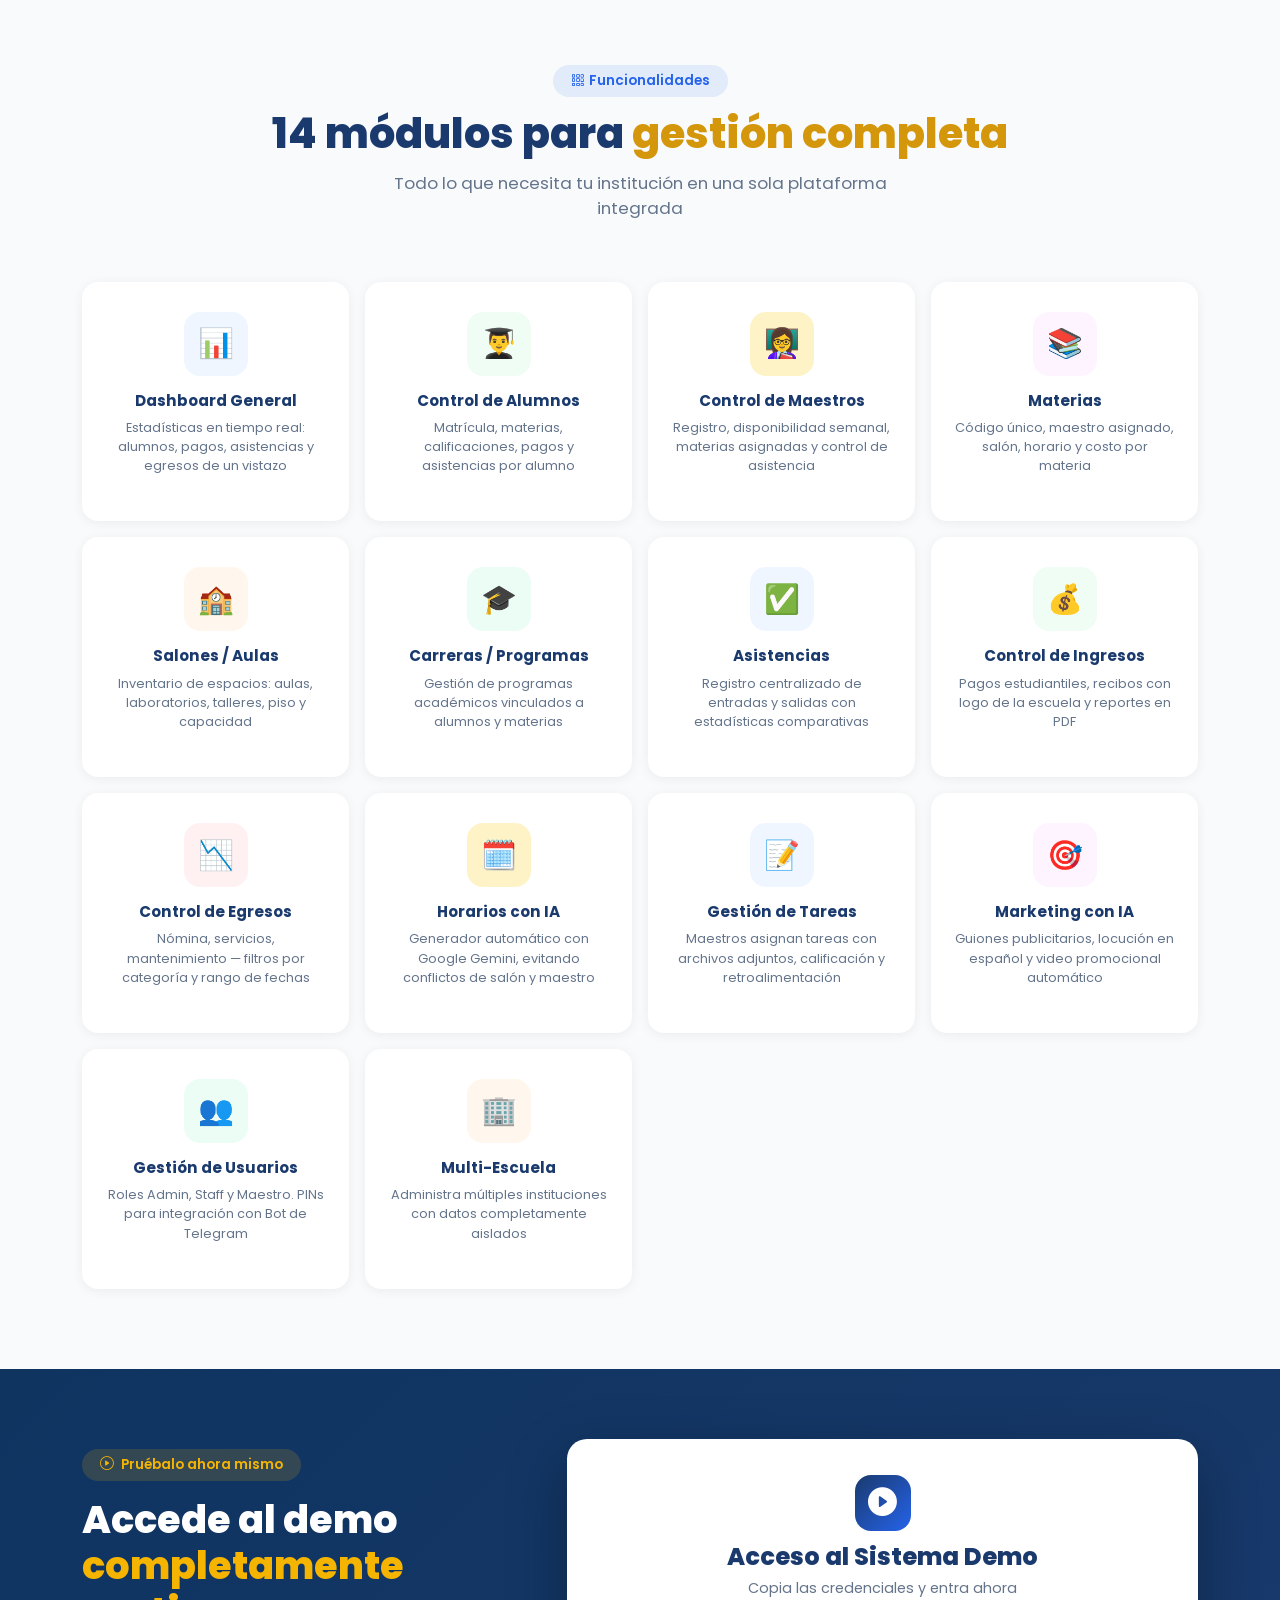
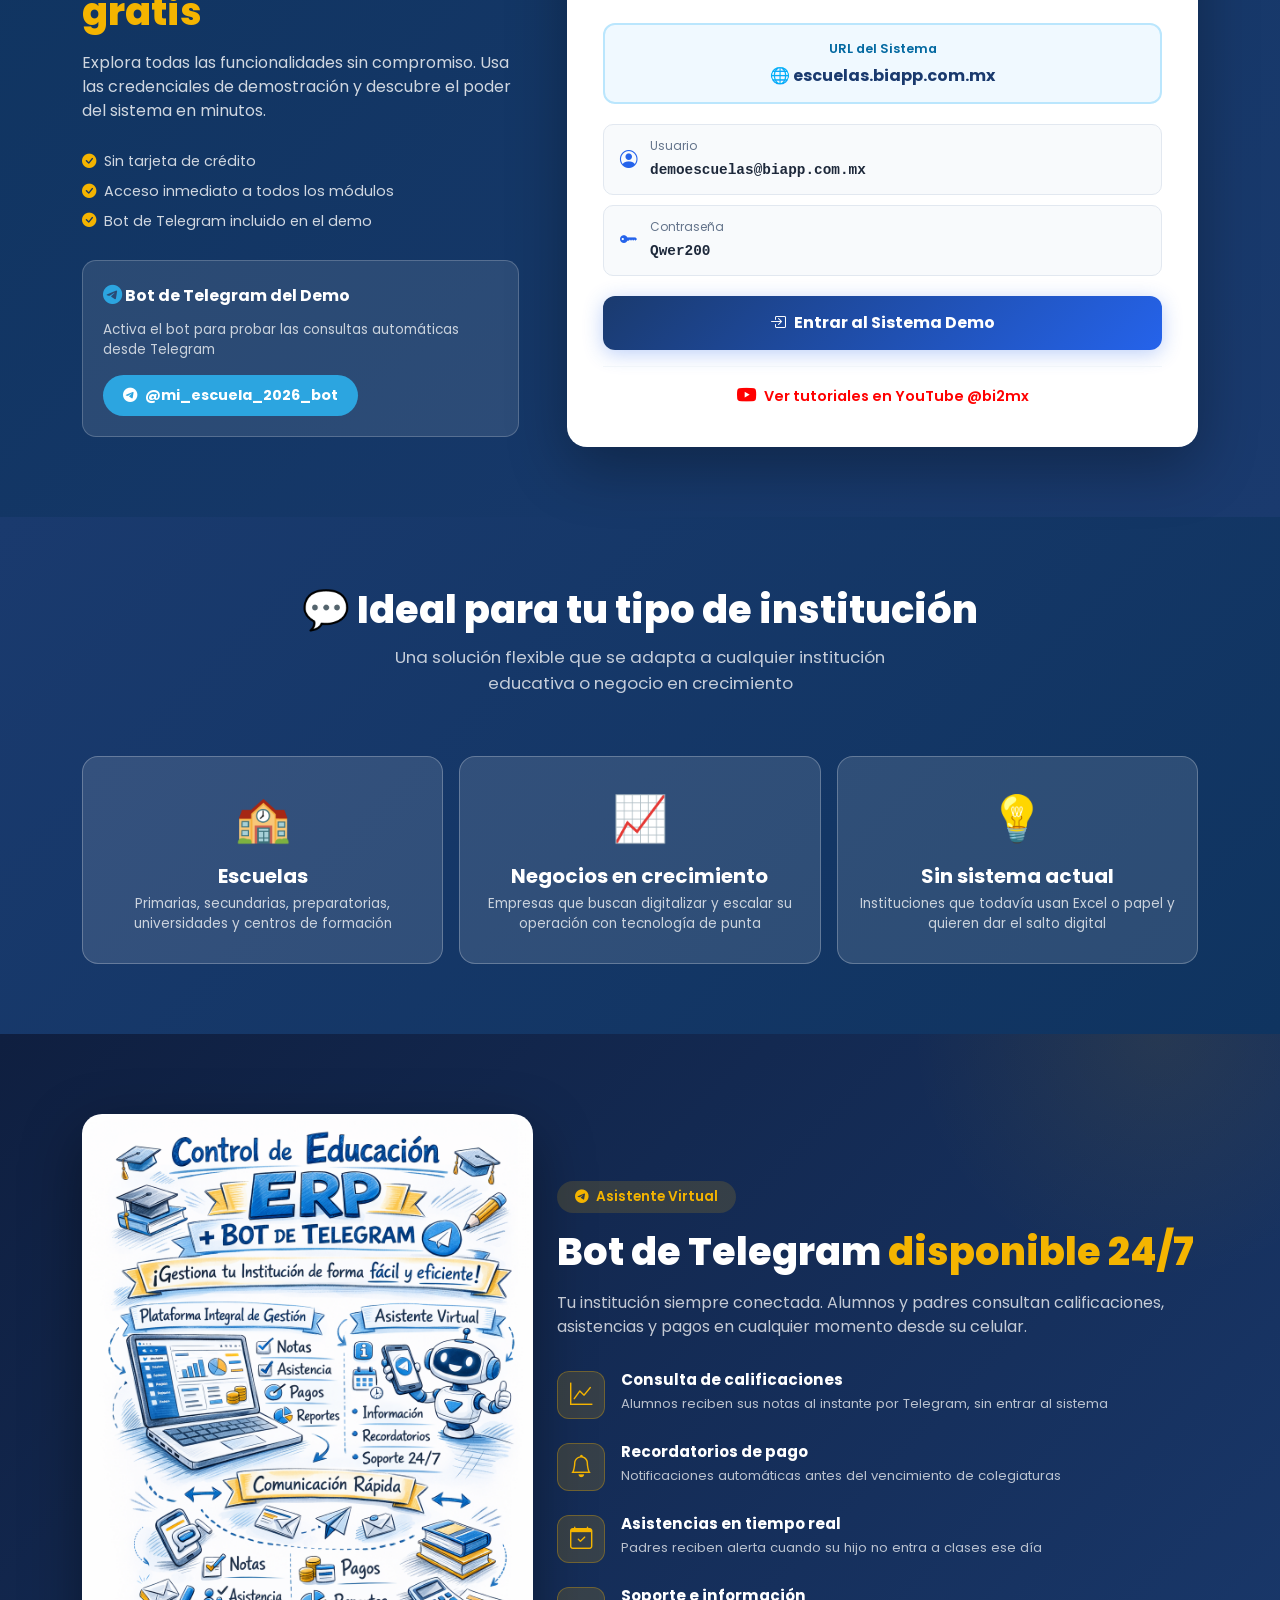
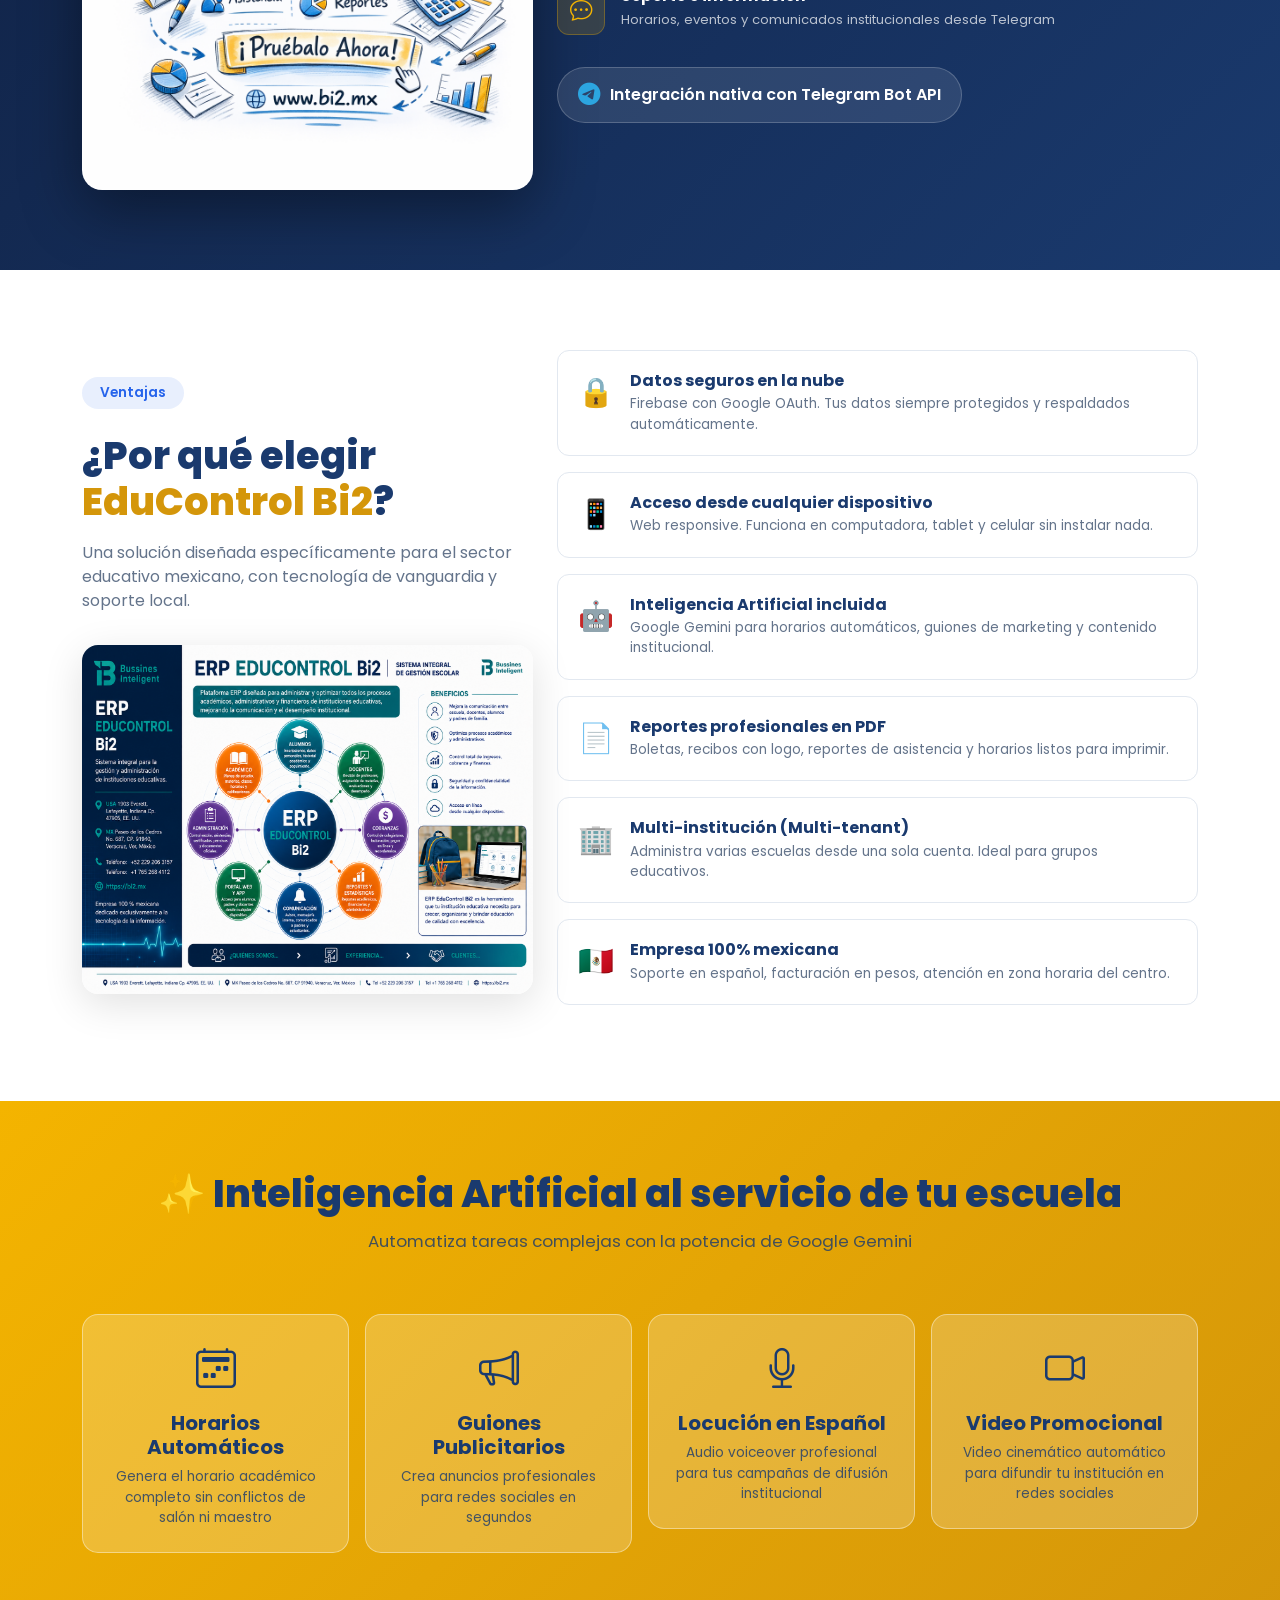
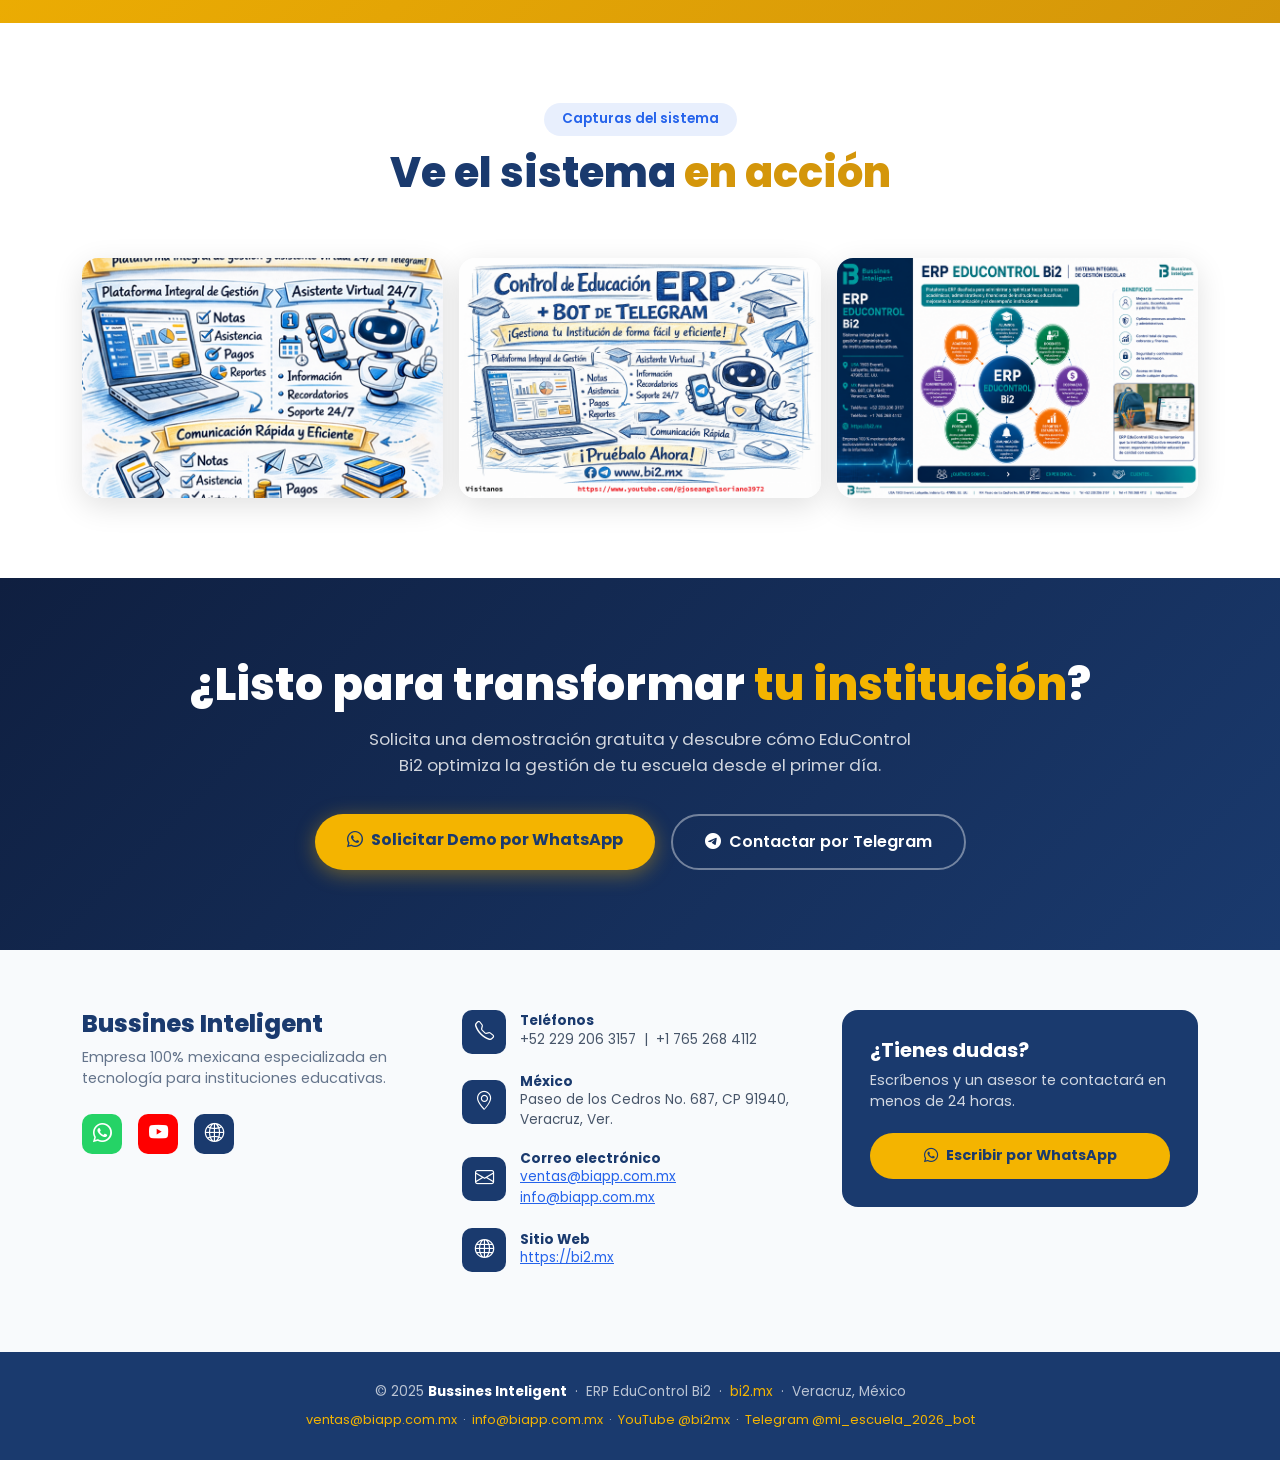
<file: educacion/index.html>
<!DOCTYPE html>
<html lang="es">
<head>
    <meta charset="UTF-8">
    <meta name="viewport" content="width=device-width, initial-scale=1.0">
    <title>ERP EduControl Bi2 - Sistema Integral de Gestión Escolar</title>
    <meta name="description" content="ERP EduControl Bi2 - Plataforma integral para gestionar alumnos, maestros, pagos, asistencias y más. Con Bot de Telegram 24/7 e IA integrada.">
    <link rel="icon" href="data:image/svg+xml,<svg xmlns='http://www.w3.org/2000/svg' viewBox='0 0 100 100'><text y='.9em' font-size='90'>🎓</text></svg>">
    <link href="https://cdn.jsdelivr.net/npm/bootstrap@5.3.2/dist/css/bootstrap.min.css" rel="stylesheet">
    <link href="https://cdn.jsdelivr.net/npm/bootstrap-icons@1.11.3/font/bootstrap-icons.css" rel="stylesheet">
    <link href="https://fonts.googleapis.com/css2?family=Poppins:wght@300;400;500;600;700;800;900&display=swap" rel="stylesheet">
    <style>
        :root {
            --azul: #1a3a6e;
            --azul-claro: #2563eb;
            --dorado: #f4b400;
            --dorado-oscuro: #d4960a;
            --gris-claro: #f8fafc;
            --texto: #1e293b;
        }
        * { margin: 0; padding: 0; box-sizing: border-box; }
        body { font-family: 'Poppins', sans-serif; color: var(--texto); overflow-x: hidden; }

        /* NAVBAR */
        .navbar-edu {
            background: var(--azul);
            padding: 12px 0;
            position: sticky; top: 0; z-index: 1000;
            box-shadow: 0 2px 20px rgba(0,0,0,0.3);
        }
        .brand-text { color: white; font-size: 1.1rem; font-weight: 700; }
        .brand-text span { color: var(--dorado); }
        .nav-links a {
            color: rgba(255,255,255,0.85); text-decoration: none;
            font-size: 0.9rem; font-weight: 500; padding: 8px 16px;
            border-radius: 20px; transition: all 0.3s;
        }
        .nav-links a:hover { color: var(--dorado); background: rgba(255,255,255,0.1); }
        .btn-demo {
            background: var(--dorado); color: var(--azul); font-weight: 700;
            padding: 8px 24px; border-radius: 25px; text-decoration: none;
            font-size: 0.9rem; transition: all 0.3s;
        }
        .btn-demo:hover { background: var(--dorado-oscuro); color: var(--azul); transform: translateY(-2px); }

        /* HERO */
        .hero {
            background: linear-gradient(135deg, #0f1f40 0%, #1a3a6e 40%, #1e4d8c 70%, #0f3460 100%);
            min-height: 100vh; display: flex; align-items: center;
            position: relative; overflow: hidden;
        }
        .hero::before {
            content: ''; position: absolute; top: -50%; right: -20%;
            width: 700px; height: 700px;
            background: radial-gradient(circle, rgba(244,180,0,0.12) 0%, transparent 70%);
            border-radius: 50%;
        }
        .hero::after {
            content: ''; position: absolute; bottom: -30%; left: -10%;
            width: 500px; height: 500px;
            background: radial-gradient(circle, rgba(37,99,235,0.2) 0%, transparent 70%);
            border-radius: 50%;
        }
        .hero-badge {
            display: inline-flex; align-items: center; gap: 8px;
            background: rgba(244,180,0,0.15); border: 1px solid rgba(244,180,0,0.4);
            color: var(--dorado); padding: 6px 16px; border-radius: 20px;
            font-size: 0.85rem; font-weight: 600; margin-bottom: 20px;
            animation: fadeInDown 0.8s ease;
        }
        .hero h1 {
            font-size: clamp(2rem, 5vw, 3.5rem); font-weight: 900;
            color: white; line-height: 1.15; margin-bottom: 20px;
            animation: fadeInUp 0.8s ease 0.2s both;
        }
        .hero h1 span { color: var(--dorado); }
        .hero p {
            font-size: 1.15rem; color: rgba(255,255,255,0.8);
            max-width: 560px; margin-bottom: 35px;
            animation: fadeInUp 0.8s ease 0.4s both;
        }
        .hero-buttons { display: flex; gap: 15px; flex-wrap: wrap; animation: fadeInUp 0.8s ease 0.6s both; }
        .btn-hero-primary {
            background: var(--dorado); color: var(--azul); font-weight: 700;
            padding: 14px 32px; border-radius: 30px; text-decoration: none;
            font-size: 1rem; transition: all 0.3s;
            box-shadow: 0 4px 20px rgba(244,180,0,0.4);
        }
        .btn-hero-primary:hover { transform: translateY(-3px); box-shadow: 0 8px 30px rgba(244,180,0,0.5); color: var(--azul); }
        .btn-hero-outline {
            background: transparent; color: white; font-weight: 600;
            padding: 14px 32px; border-radius: 30px; text-decoration: none;
            font-size: 1rem; border: 2px solid rgba(255,255,255,0.4); transition: all 0.3s;
        }
        .btn-hero-outline:hover { border-color: white; background: rgba(255,255,255,0.1); color: white; }
        .hero-image-wrapper { position: relative; animation: fadeInRight 1s ease 0.3s both; }
        .hero-image-wrapper img {
            width: 100%; max-width: 480px; border-radius: 20px;
            box-shadow: 0 30px 80px rgba(0,0,0,0.5);
            border: 2px solid rgba(244,180,0,0.3);
        }
        .hero-stats { display: flex; gap: 30px; margin-top: 40px; animation: fadeInUp 0.8s ease 0.8s both; }
        .hero-stat .num { font-size: 2rem; font-weight: 900; color: var(--dorado); line-height: 1; }
        .hero-stat .lbl { font-size: 0.75rem; color: rgba(255,255,255,0.7); margin-top: 4px; }

        /* FLOAT CARDS */
        .float-card {
            position: absolute; background: white; border-radius: 12px;
            padding: 10px 16px; box-shadow: 0 10px 30px rgba(0,0,0,0.2);
            display: flex; align-items: center; gap: 10px;
            font-size: 0.8rem; font-weight: 600; color: var(--texto);
            animation: float 3s ease-in-out infinite;
        }
        .float-card-1 { top: 15%; right: -10px; }
        .float-card-2 { bottom: 20%; right: -20px; animation-delay: 1.5s; }

        /* MÓDULOS */
        .section-modules { background: var(--gris-claro); padding: 80px 0; }
        .section-title { text-align: center; margin-bottom: 60px; }
        .tag {
            display: inline-block; background: rgba(37,99,235,0.1);
            color: var(--azul-claro); padding: 6px 18px; border-radius: 20px;
            font-size: 0.85rem; font-weight: 600; margin-bottom: 12px;
        }
        .section-title h2 { font-size: clamp(1.8rem, 4vw, 2.6rem); font-weight: 800; color: var(--azul); }
        .section-title h2 span { color: var(--dorado-oscuro); }
        .section-title p { font-size: 1.05rem; color: #64748b; max-width: 580px; margin: 12px auto 0; }

        .module-card {
            background: white; border-radius: 16px; padding: 28px 22px;
            text-align: center; transition: all 0.3s;
            border: 2px solid transparent; height: 100%;
            box-shadow: 0 2px 12px rgba(0,0,0,0.06);
        }
        .module-card:hover {
            transform: translateY(-6px); border-color: var(--azul-claro);
            box-shadow: 0 15px 40px rgba(37,99,235,0.15);
        }
        .module-icon {
            width: 64px; height: 64px; border-radius: 16px;
            display: flex; align-items: center; justify-content: center;
            font-size: 1.8rem; margin: 0 auto 16px;
        }
        .module-card h5 { font-size: 0.95rem; font-weight: 700; color: var(--azul); margin-bottom: 8px; }
        .module-card p { font-size: 0.8rem; color: #64748b; line-height: 1.5; }

        /* BOT TELEGRAM */
        .section-bot {
            background: linear-gradient(135deg, #0f1f40 0%, #1a3a6e 100%);
            padding: 80px 0; position: relative; overflow: hidden;
        }
        .section-bot::before {
            content: ''; position: absolute; top: -30%; right: -10%;
            width: 500px; height: 500px;
            background: radial-gradient(circle, rgba(244,180,0,0.08) 0%, transparent 70%);
            border-radius: 50%;
        }
        .bot-feature { display: flex; align-items: flex-start; gap: 16px; margin-bottom: 24px; }
        .bot-feature-icon {
            width: 48px; height: 48px; background: rgba(244,180,0,0.15);
            border: 1px solid rgba(244,180,0,0.3); border-radius: 12px;
            display: flex; align-items: center; justify-content: center;
            font-size: 1.4rem; flex-shrink: 0; color: var(--dorado);
        }
        .bot-feature h6 { font-size: 0.95rem; font-weight: 700; color: white; margin-bottom: 4px; }
        .bot-feature p { font-size: 0.82rem; color: rgba(255,255,255,0.7); margin: 0; }
        .telegram-badge {
            display: inline-flex; align-items: center; gap: 10px;
            background: rgba(255,255,255,0.1); border: 1px solid rgba(255,255,255,0.2);
            color: white; padding: 10px 20px; border-radius: 50px; font-size: 1rem; font-weight: 600;
        }

        /* BENEFICIOS */
        .section-benefits { padding: 80px 0; background: white; }
        .benefit-item {
            display: flex; align-items: flex-start; gap: 16px;
            padding: 20px; border-radius: 12px; margin-bottom: 16px;
            border: 1px solid #e2e8f0; transition: all 0.3s;
        }
        .benefit-item:hover { border-color: var(--azul-claro); background: rgba(37,99,235,0.03); }
        .benefit-icon { font-size: 1.8rem; flex-shrink: 0; }
        .benefit-item h6 { font-weight: 700; color: var(--azul); margin-bottom: 4px; }
        .benefit-item p { font-size: 0.85rem; color: #64748b; margin: 0; }

        /* IA */
        .section-ia { background: linear-gradient(135deg, #f4b400 0%, #d4960a 100%); padding: 70px 0; }
        .ia-card {
            background: rgba(255,255,255,0.2); border: 1px solid rgba(255,255,255,0.4);
            border-radius: 16px; padding: 24px; text-align: center; transition: all 0.3s;
        }
        .ia-card:hover { background: rgba(255,255,255,0.3); transform: translateY(-4px); }
        .ia-card i { font-size: 2.5rem; color: var(--azul); margin-bottom: 12px; display: block; }
        .ia-card h5 { font-weight: 700; color: var(--azul); margin-bottom: 8px; }
        .ia-card p { font-size: 0.85rem; color: rgba(26,58,110,0.8); margin: 0; }

        /* GALERÍA */
        .section-gallery { padding: 80px 0; background: white; }
        .gallery-img {
            border-radius: 16px; overflow: hidden;
            box-shadow: 0 8px 30px rgba(0,0,0,0.12);
            transition: all 0.3s; height: 240px;
        }
        .gallery-img:hover { transform: translateY(-5px); box-shadow: 0 20px 50px rgba(0,0,0,0.2); }
        .gallery-img img { width: 100%; height: 100%; object-fit: cover; }

        /* CTA */
        .section-cta {
            background: linear-gradient(135deg, #0f1f40 0%, #1a3a6e 100%);
            padding: 80px 0; text-align: center;
        }
        .section-cta h2 { font-size: clamp(1.8rem, 4vw, 2.8rem); font-weight: 800; color: white; margin-bottom: 16px; }
        .section-cta h2 span { color: var(--dorado); }
        .section-cta p { color: rgba(255,255,255,0.8); font-size: 1.05rem; max-width: 560px; margin: 0 auto 36px; }

        /* CONTACTO */
        .section-contact { background: var(--gris-claro); padding: 60px 0; }
        .contact-item { display: flex; align-items: center; gap: 14px; margin-bottom: 20px; }
        .contact-icon {
            width: 44px; height: 44px; background: var(--azul); color: white;
            border-radius: 10px; display: flex; align-items: center; justify-content: center;
            font-size: 1.2rem; flex-shrink: 0;
        }
        .contact-item h6 { font-weight: 700; color: var(--azul); margin: 0; font-size: 0.85rem; }
        .contact-item p { color: #475569; margin: 0; font-size: 0.85rem; }

        /* FOOTER */
        footer {
            background: var(--azul); color: rgba(255,255,255,0.7);
            padding: 30px 0; text-align: center; font-size: 0.85rem;
        }
        footer a { color: var(--dorado); text-decoration: none; }

        /* ANIMATIONS */
        @keyframes fadeInDown { from { opacity: 0; transform: translateY(-20px); } to { opacity: 1; transform: translateY(0); } }
        @keyframes fadeInUp { from { opacity: 0; transform: translateY(30px); } to { opacity: 1; transform: translateY(0); } }
        @keyframes fadeInRight { from { opacity: 0; transform: translateX(40px); } to { opacity: 1; transform: translateX(0); } }
        @keyframes float { 0%, 100% { transform: translateY(0); } 50% { transform: translateY(-10px); } }

        .reveal { opacity: 0; transform: translateY(30px); transition: all 0.7s ease; }
        .reveal.visible { opacity: 1; transform: translateY(0); }

        /* SOMOS BI2 */
        .section-somos { background: white; padding: 70px 0; }
        .somos-card {
            background: linear-gradient(135deg, #eff6ff, #f0fdf4);
            border-radius: 20px; padding: 40px; border: 1px solid #e2e8f0;
        }

        /* DEMO */
        .section-demo {
            background: linear-gradient(135deg, #0f3460 0%, #1a3a6e 100%);
            padding: 70px 0;
        }
        .demo-box {
            background: white; border-radius: 20px; padding: 36px;
            box-shadow: 0 20px 60px rgba(0,0,0,0.3);
        }
        .demo-credential {
            display: flex; align-items: center; gap: 12px;
            background: #f8fafc; border-radius: 10px; padding: 12px 16px;
            margin-bottom: 10px; border: 1px solid #e2e8f0;
        }
        .demo-credential i { color: var(--azul-claro); font-size: 1.1rem; flex-shrink: 0; }
        .demo-credential code { font-size: 0.9rem; color: var(--texto); font-weight: 600; word-break: break-all; }

        /* IDEAL PARA */
        .ideal-card {
            background: rgba(255,255,255,0.12); border: 1px solid rgba(255,255,255,0.25);
            border-radius: 16px; padding: 28px 20px; text-align: center;
            transition: all 0.3s; color: white; height: 100%;
        }
        .ideal-card:hover { background: rgba(255,255,255,0.2); transform: translateY(-4px); }
        .ideal-card .icon { font-size: 2.8rem; margin-bottom: 12px; display: block; }
        .ideal-card h5 { font-weight: 700; margin-bottom: 6px; }
        .ideal-card p { font-size: 0.85rem; color: rgba(255,255,255,0.75); margin: 0; }

        @media (max-width: 768px) {
            .hero-image-wrapper { margin-top: 40px; }
            .float-card { display: none; }
            .hero-stats { gap: 20px; }
            .hero-stat .num { font-size: 1.5rem; }
        }
    </style>
</head>
<body>

<!-- NAVBAR -->
<nav class="navbar-edu">
    <div class="container">
        <div class="d-flex align-items-center justify-content-between">
            <div class="d-flex align-items-center gap-2">
                <div style="width:38px;height:38px;background:var(--dorado);border-radius:10px;display:flex;align-items:center;justify-content:center;">
                    <i class="bi bi-mortarboard-fill" style="color:var(--azul);font-size:1.2rem;"></i>
                </div>
                <div class="brand-text">ERP <span>EduControl</span> Bi2</div>
            </div>
            <div class="nav-links d-none d-md-flex align-items-center gap-1">
                <a href="#modulos">Módulos</a>
                <a href="#bot">Bot Telegram</a>
                <a href="#beneficios">Beneficios</a>
                <a href="#contacto">Contacto</a>
            </div>
            <a href="https://wa.me/522292063157?text=Quiero%20información%20sobre%20EduControl%20Bi2"
               target="_blank" class="btn-demo">
                <i class="bi bi-whatsapp me-1"></i> Solicitar Demo
            </a>
        </div>
    </div>
</nav>

<!-- HERO -->
<section class="hero">
    <div class="container py-5">
        <div class="row align-items-center">
            <div class="col-lg-6">
                <div class="hero-badge">
                    <i class="bi bi-stars"></i> Sistema con Inteligencia Artificial integrada
                </div>
                <h1>La plataforma <span>todo en uno</span> para gestionar tu escuela</h1>
                <p>ERP educativo completo con 14 módulos integrados, Bot de Telegram 24/7 y generación automática de horarios con IA. Diseñado para instituciones mexicanas.</p>
                <div class="hero-buttons">
                    <a href="https://wa.me/522292063157?text=Quiero%20una%20demo%20de%20EduControl%20Bi2"
                       target="_blank" class="btn-hero-primary">
                        <i class="bi bi-play-circle me-2"></i>Ver Demo Gratis
                    </a>
                    <a href="#modulos" class="btn-hero-outline">
                        <i class="bi bi-grid me-2"></i>Ver Módulos
                    </a>
                </div>
                <div class="hero-stats">
                    <div class="hero-stat"><div class="num">14+</div><div class="lbl">Módulos</div></div>
                    <div class="hero-stat"><div class="num">24/7</div><div class="lbl">Bot Telegram</div></div>
                    <div class="hero-stat"><div class="num">100%</div><div class="lbl">En la nube</div></div>
                    <div class="hero-stat"><div class="num">MX</div><div class="lbl">Empresa mexicana</div></div>
                </div>
            </div>
            <div class="col-lg-6 text-center">
                <div class="hero-image-wrapper d-inline-block position-relative">
                    <img src="publicidad erp escolar.png" alt="ERP EduControl Bi2">
                    <div class="float-card float-card-1">
                        <span style="font-size:1.4rem;">🤖</span>
                        <div>
                            <div style="font-size:0.75rem;font-weight:700;color:#1a3a6e;">Bot Telegram</div>
                            <div style="font-size:0.7rem;color:#64748b;">Activo 24/7</div>
                        </div>
                    </div>
                    <div class="float-card float-card-2">
                        <span style="font-size:1.4rem;">✨</span>
                        <div>
                            <div style="font-size:0.75rem;font-weight:700;color:#1a3a6e;">IA Integrada</div>
                            <div style="font-size:0.7rem;color:#64748b;">Google Gemini</div>
                        </div>
                    </div>
                </div>
            </div>
        </div>
    </div>
</section>

<!-- SOMOS BI2 -->
<section class="section-somos">
    <div class="container">
        <div class="somos-card reveal">
            <div class="row align-items-center g-4">
                <div class="col-lg-7">
                    <div class="tag mb-3"><i class="bi bi-building me-1"></i>Quiénes somos</div>
                    <h2 style="font-size:clamp(1.6rem,4vw,2.2rem);font-weight:800;color:var(--azul);margin-bottom:16px;">
                        Somos <span style="color:var(--dorado-oscuro);">Bi2</span> — Soluciones ERP en la nube
                    </h2>
                    <p style="color:#475569;font-size:1rem;line-height:1.8;margin-bottom:20px;">
                        Somos una empresa que ofrece <strong>soluciones personalizadas de ERP en la nube</strong> y
                        bots automatizados para transformar y optimizar tu negocio. Nuestro sistema educativo es
                        un ERP completo desarrollado con <strong>React + TypeScript + Firebase</strong>, diseñado
                        para que instituciones gestionen toda su operación desde una sola plataforma,
                        con soporte para múltiples escuelas (multi-tenant).
                    </p>
                    <div class="d-flex flex-wrap gap-3">
                        <div class="d-flex align-items-center gap-2" style="font-size:0.9rem;font-weight:600;color:var(--azul);">
                            <i class="bi bi-check-circle-fill text-success"></i> Reportes en tiempo real
                        </div>
                        <div class="d-flex align-items-center gap-2" style="font-size:0.9rem;font-weight:600;color:var(--azul);">
                            <i class="bi bi-check-circle-fill text-success"></i> Multi-sucursal / multi-empresa
                        </div>
                        <div class="d-flex align-items-center gap-2" style="font-size:0.9rem;font-weight:600;color:var(--azul);">
                            <i class="bi bi-check-circle-fill text-success"></i> Acceso desde cualquier lugar
                        </div>
                        <div class="d-flex align-items-center gap-2" style="font-size:0.9rem;font-weight:600;color:var(--azul);">
                            <i class="bi bi-check-circle-fill text-success"></i> Bot inteligente de Telegram
                        </div>
                    </div>
                </div>
                <div class="col-lg-5 text-center">
                    <p style="color:#64748b;font-size:0.95rem;margin-bottom:20px;">
                        ¿Te gustaría que te expliquemos más a fondo o que te contactemos para una demostración gratuita?
                    </p>
                    <div class="d-flex flex-column gap-3">
                        <a href="https://wa.me/522292063157?text=Quiero%20una%20demo%20de%20EduControl%20Bi2"
                           target="_blank" class="btn-hero-primary text-center" style="border-radius:12px;">
                            <i class="bi bi-whatsapp me-2"></i>Solicitar demostración gratuita
                        </a>
                        <a href="mailto:ventas@biapp.com.mx"
                           style="display:block;text-align:center;padding:12px;border-radius:12px;border:2px solid var(--azul-claro);color:var(--azul-claro);font-weight:600;text-decoration:none;font-size:0.9rem;transition:all 0.3s;"
                           onmouseover="this.style.background='var(--azul-claro)';this.style.color='white';"
                           onmouseout="this.style.background='transparent';this.style.color='var(--azul-claro)';">
                            <i class="bi bi-envelope me-2"></i>ventas@biapp.com.mx
                        </a>
                    </div>
                </div>
            </div>
        </div>
    </div>
</section>

<!-- MÓDULOS -->
<section class="section-modules" id="modulos">
    <div class="container">
        <div class="section-title reveal">
            <div class="tag"><i class="bi bi-grid-3x3-gap me-1"></i>Funcionalidades</div>
            <h2>14 módulos para <span>gestión completa</span></h2>
            <p>Todo lo que necesita tu institución en una sola plataforma integrada</p>
        </div>
        <div class="row g-3">
            <div class="col-6 col-md-4 col-lg-3 reveal">
                <div class="module-card">
                    <div class="module-icon" style="background:#eff6ff;">📊</div>
                    <h5>Dashboard General</h5>
                    <p>Estadísticas en tiempo real: alumnos, pagos, asistencias y egresos de un vistazo</p>
                </div>
            </div>
            <div class="col-6 col-md-4 col-lg-3 reveal">
                <div class="module-card">
                    <div class="module-icon" style="background:#f0fdf4;">👨‍🎓</div>
                    <h5>Control de Alumnos</h5>
                    <p>Matrícula, materias, calificaciones, pagos y asistencias por alumno</p>
                </div>
            </div>
            <div class="col-6 col-md-4 col-lg-3 reveal">
                <div class="module-card">
                    <div class="module-icon" style="background:#fef3c7;">👩‍🏫</div>
                    <h5>Control de Maestros</h5>
                    <p>Registro, disponibilidad semanal, materias asignadas y control de asistencia</p>
                </div>
            </div>
            <div class="col-6 col-md-4 col-lg-3 reveal">
                <div class="module-card">
                    <div class="module-icon" style="background:#fdf4ff;">📚</div>
                    <h5>Materias</h5>
                    <p>Código único, maestro asignado, salón, horario y costo por materia</p>
                </div>
            </div>
            <div class="col-6 col-md-4 col-lg-3 reveal">
                <div class="module-card">
                    <div class="module-icon" style="background:#fff7ed;">🏫</div>
                    <h5>Salones / Aulas</h5>
                    <p>Inventario de espacios: aulas, laboratorios, talleres, piso y capacidad</p>
                </div>
            </div>
            <div class="col-6 col-md-4 col-lg-3 reveal">
                <div class="module-card">
                    <div class="module-icon" style="background:#ecfdf5;">🎓</div>
                    <h5>Carreras / Programas</h5>
                    <p>Gestión de programas académicos vinculados a alumnos y materias</p>
                </div>
            </div>
            <div class="col-6 col-md-4 col-lg-3 reveal">
                <div class="module-card">
                    <div class="module-icon" style="background:#eff6ff;">✅</div>
                    <h5>Asistencias</h5>
                    <p>Registro centralizado de entradas y salidas con estadísticas comparativas</p>
                </div>
            </div>
            <div class="col-6 col-md-4 col-lg-3 reveal">
                <div class="module-card">
                    <div class="module-icon" style="background:#f0fdf4;">💰</div>
                    <h5>Control de Ingresos</h5>
                    <p>Pagos estudiantiles, recibos con logo de la escuela y reportes en PDF</p>
                </div>
            </div>
            <div class="col-6 col-md-4 col-lg-3 reveal">
                <div class="module-card">
                    <div class="module-icon" style="background:#fff1f2;">📉</div>
                    <h5>Control de Egresos</h5>
                    <p>Nómina, servicios, mantenimiento — filtros por categoría y rango de fechas</p>
                </div>
            </div>
            <div class="col-6 col-md-4 col-lg-3 reveal">
                <div class="module-card">
                    <div class="module-icon" style="background:#fef3c7;">🗓️</div>
                    <h5>Horarios con IA</h5>
                    <p>Generador automático con Google Gemini, evitando conflictos de salón y maestro</p>
                </div>
            </div>
            <div class="col-6 col-md-4 col-lg-3 reveal">
                <div class="module-card">
                    <div class="module-icon" style="background:#eff6ff;">📝</div>
                    <h5>Gestión de Tareas</h5>
                    <p>Maestros asignan tareas con archivos adjuntos, calificación y retroalimentación</p>
                </div>
            </div>
            <div class="col-6 col-md-4 col-lg-3 reveal">
                <div class="module-card">
                    <div class="module-icon" style="background:#fdf4ff;">🎯</div>
                    <h5>Marketing con IA</h5>
                    <p>Guiones publicitarios, locución en español y video promocional automático</p>
                </div>
            </div>
            <div class="col-6 col-md-4 col-lg-3 reveal">
                <div class="module-card">
                    <div class="module-icon" style="background:#ecfdf5;">👥</div>
                    <h5>Gestión de Usuarios</h5>
                    <p>Roles Admin, Staff y Maestro. PINs para integración con Bot de Telegram</p>
                </div>
            </div>
            <div class="col-6 col-md-4 col-lg-3 reveal">
                <div class="module-card">
                    <div class="module-icon" style="background:#fff7ed;">🏢</div>
                    <h5>Multi-Escuela</h5>
                    <p>Administra múltiples instituciones con datos completamente aislados</p>
                </div>
            </div>
        </div>
    </div>
</section>

<!-- DEMO GRATIS -->
<section class="section-demo">
    <div class="container">
        <div class="row align-items-center g-5">
            <div class="col-lg-5 reveal">
                <div style="background:rgba(244,180,0,0.15);color:var(--dorado);display:inline-block;padding:6px 18px;border-radius:20px;font-size:0.85rem;font-weight:600;margin-bottom:16px;">
                    <i class="bi bi-play-circle me-1"></i> Pruébalo ahora mismo
                </div>
                <h2 style="font-size:clamp(1.8rem,4vw,2.4rem);font-weight:800;color:white;margin-bottom:16px;">
                    Accede al demo <span style="color:var(--dorado);">completamente gratis</span>
                </h2>
                <p style="color:rgba(255,255,255,0.8);margin-bottom:28px;">
                    Explora todas las funcionalidades sin compromiso. Usa las credenciales de demostración y descubre el poder del sistema en minutos.
                </p>
                <div class="d-flex flex-column gap-2">
                    <div class="d-flex align-items-center gap-2" style="color:rgba(255,255,255,0.8);font-size:0.9rem;">
                        <i class="bi bi-check-circle-fill" style="color:var(--dorado);"></i> Sin tarjeta de crédito
                    </div>
                    <div class="d-flex align-items-center gap-2" style="color:rgba(255,255,255,0.8);font-size:0.9rem;">
                        <i class="bi bi-check-circle-fill" style="color:var(--dorado);"></i> Acceso inmediato a todos los módulos
                    </div>
                    <div class="d-flex align-items-center gap-2" style="color:rgba(255,255,255,0.8);font-size:0.9rem;">
                        <i class="bi bi-check-circle-fill" style="color:var(--dorado);"></i> Bot de Telegram incluido en el demo
                    </div>
                </div>

                <!-- Bot Telegram -->
                <div style="background:rgba(255,255,255,0.1);border:1px solid rgba(255,255,255,0.2);border-radius:14px;padding:20px;margin-top:28px;">
                    <div style="color:white;font-weight:700;margin-bottom:10px;">
                        <i class="bi bi-telegram" style="color:#2ca5e0;font-size:1.2rem;"></i>
                        Bot de Telegram del Demo
                    </div>
                    <p style="color:rgba(255,255,255,0.75);font-size:0.85rem;margin-bottom:14px;">
                        Activa el bot para probar las consultas automáticas desde Telegram
                    </p>
                    <a href="https://t.me/mi_escuela_2026_bot" target="_blank"
                       style="display:inline-flex;align-items:center;gap:8px;background:#2ca5e0;color:white;padding:10px 20px;border-radius:25px;font-weight:700;text-decoration:none;font-size:0.9rem;transition:all 0.3s;">
                        <i class="bi bi-telegram"></i> @mi_escuela_2026_bot
                    </a>
                </div>
            </div>

            <div class="col-lg-7 reveal">
                <div class="demo-box">
                    <div style="text-align:center;margin-bottom:24px;">
                        <div style="width:56px;height:56px;background:linear-gradient(135deg,#1a3a6e,#2563eb);border-radius:16px;display:flex;align-items:center;justify-content:center;margin:0 auto 12px;">
                            <i class="bi bi-play-circle-fill" style="color:white;font-size:1.8rem;"></i>
                        </div>
                        <h4 style="font-weight:800;color:var(--azul);margin-bottom:6px;">Acceso al Sistema Demo</h4>
                        <p style="color:#64748b;font-size:0.9rem;margin:0;">Copia las credenciales y entra ahora</p>
                    </div>

                    <div style="background:#f0f9ff;border:2px solid #bae6fd;border-radius:12px;padding:14px;margin-bottom:20px;text-align:center;">
                        <div style="font-size:0.8rem;color:#0369a1;font-weight:600;margin-bottom:6px;">URL del Sistema</div>
                        <a href="https://escuelas.biapp.com.mx/" target="_blank"
                           style="font-size:1rem;font-weight:700;color:#1a3a6e;text-decoration:none;">
                            🌐 escuelas.biapp.com.mx
                        </a>
                    </div>

                    <div class="demo-credential">
                        <i class="bi bi-person-circle"></i>
                        <div>
                            <div style="font-size:0.75rem;color:#64748b;margin-bottom:2px;">Usuario</div>
                            <code>demoescuelas@biapp.com.mx</code>
                        </div>
                    </div>
                    <div class="demo-credential">
                        <i class="bi bi-key-fill"></i>
                        <div>
                            <div style="font-size:0.75rem;color:#64748b;margin-bottom:2px;">Contraseña</div>
                            <code>Qwer200</code>
                        </div>
                    </div>

                    <a href="https://escuelas.biapp.com.mx/" target="_blank"
                       style="display:block;text-align:center;background:linear-gradient(135deg,#1a3a6e,#2563eb);color:white;padding:15px;border-radius:12px;font-weight:700;text-decoration:none;font-size:1rem;margin-top:20px;transition:all 0.3s;box-shadow:0 4px 20px rgba(37,99,235,0.3);"
                       onmouseover="this.style.transform='translateY(-2px)';this.style.boxShadow='0 8px 30px rgba(37,99,235,0.4)';"
                       onmouseout="this.style.transform='translateY(0)';this.style.boxShadow='0 4px 20px rgba(37,99,235,0.3)';">
                        <i class="bi bi-box-arrow-in-right me-2"></i>Entrar al Sistema Demo
                    </a>

                    <div style="text-align:center;margin-top:16px;padding-top:16px;border-top:1px solid #f1f5f9;">
                        <a href="https://www.youtube.com/@bi2mx" target="_blank"
                           style="display:inline-flex;align-items:center;gap:8px;color:#ff0000;font-weight:600;font-size:0.9rem;text-decoration:none;">
                            <i class="bi bi-youtube" style="font-size:1.2rem;"></i>
                            Ver tutoriales en YouTube @bi2mx
                        </a>
                    </div>
                </div>
            </div>
        </div>
    </div>
</section>

<!-- IDEAL PARA -->
<section style="background:linear-gradient(135deg,#1a3a6e,#0f3460);padding:70px 0;">
    <div class="container">
        <div class="section-title reveal">
            <h2 style="color:white;font-size:clamp(1.8rem,4vw,2.4rem);font-weight:800;">
                💬 Ideal para tu tipo de institución
            </h2>
            <p style="color:rgba(255,255,255,0.75);max-width:560px;margin:12px auto 0;">
                Una solución flexible que se adapta a cualquier institución educativa o negocio en crecimiento
            </p>
        </div>
        <div class="row g-3 justify-content-center">
            <div class="col-md-4 col-6 reveal">
                <div class="ideal-card">
                    <span class="icon">🏫</span>
                    <h5>Escuelas</h5>
                    <p>Primarias, secundarias, preparatorias, universidades y centros de formación</p>
                </div>
            </div>
            <div class="col-md-4 col-6 reveal">
                <div class="ideal-card">
                    <span class="icon">📈</span>
                    <h5>Negocios en crecimiento</h5>
                    <p>Empresas que buscan digitalizar y escalar su operación con tecnología de punta</p>
                </div>
            </div>
            <div class="col-md-4 col-6 reveal">
                <div class="ideal-card">
                    <span class="icon">💡</span>
                    <h5>Sin sistema actual</h5>
                    <p>Instituciones que todavía usan Excel o papel y quieren dar el salto digital</p>
                </div>
            </div>
        </div>
    </div>
</section>

<!-- BOT TELEGRAM -->
<section class="section-bot" id="bot">
    <div class="container">
        <div class="row align-items-center">
            <div class="col-lg-5 mb-4 mb-lg-0 reveal text-center">
                <img src="ERP-Bi2-Educacion.png" alt="Bot Telegram EduControl"
                     style="max-width:100%;border-radius:20px;box-shadow:0 20px 60px rgba(0,0,0,0.4);">
            </div>
            <div class="col-lg-7 reveal">
                <div style="background:rgba(244,180,0,0.15);color:var(--dorado);display:inline-block;padding:6px 18px;border-radius:20px;font-size:0.85rem;font-weight:600;margin-bottom:16px;">
                    <i class="bi bi-telegram me-1"></i> Asistente Virtual
                </div>
                <h2 style="font-size:clamp(1.8rem,4vw,2.4rem);font-weight:800;color:white;margin-bottom:16px;">
                    Bot de Telegram <span style="color:var(--dorado);">disponible 24/7</span>
                </h2>
                <p style="color:rgba(255,255,255,0.75);margin-bottom:32px;">
                    Tu institución siempre conectada. Alumnos y padres consultan calificaciones,
                    asistencias y pagos en cualquier momento desde su celular.
                </p>
                <div class="bot-feature">
                    <div class="bot-feature-icon"><i class="bi bi-graph-up"></i></div>
                    <div>
                        <h6>Consulta de calificaciones</h6>
                        <p>Alumnos reciben sus notas al instante por Telegram, sin entrar al sistema</p>
                    </div>
                </div>
                <div class="bot-feature">
                    <div class="bot-feature-icon"><i class="bi bi-bell"></i></div>
                    <div>
                        <h6>Recordatorios de pago</h6>
                        <p>Notificaciones automáticas antes del vencimiento de colegiaturas</p>
                    </div>
                </div>
                <div class="bot-feature">
                    <div class="bot-feature-icon"><i class="bi bi-calendar-check"></i></div>
                    <div>
                        <h6>Asistencias en tiempo real</h6>
                        <p>Padres reciben alerta cuando su hijo no entra a clases ese día</p>
                    </div>
                </div>
                <div class="bot-feature">
                    <div class="bot-feature-icon"><i class="bi bi-chat-dots"></i></div>
                    <div>
                        <h6>Soporte e información</h6>
                        <p>Horarios, eventos y comunicados institucionales desde Telegram</p>
                    </div>
                </div>
                <div class="telegram-badge mt-2">
                    <i class="bi bi-telegram" style="color:#2ca5e0;font-size:1.4rem;"></i>
                    Integración nativa con Telegram Bot API
                </div>
            </div>
        </div>
    </div>
</section>

<!-- BENEFICIOS -->
<section class="section-benefits" id="beneficios">
    <div class="container">
        <div class="row align-items-center">
            <div class="col-lg-5 reveal">
                <div class="tag">Ventajas</div>
                <h2 style="font-size:clamp(1.8rem,4vw,2.4rem);font-weight:800;color:var(--azul);margin:12px 0 16px;">
                    ¿Por qué elegir <span style="color:var(--dorado-oscuro);">EduControl Bi2</span>?
                </h2>
                <p style="color:#64748b;margin-bottom:32px;">
                    Una solución diseñada específicamente para el sector educativo mexicano,
                    con tecnología de vanguardia y soporte local.
                </p>
                <img src="Edu Control.png" alt="EduControl Beneficios"
                     style="width:100%;border-radius:16px;box-shadow:0 10px 40px rgba(0,0,0,0.12);">
            </div>
            <div class="col-lg-7 reveal">
                <div class="benefit-item">
                    <div class="benefit-icon">🔒</div>
                    <div>
                        <h6>Datos seguros en la nube</h6>
                        <p>Firebase con Google OAuth. Tus datos siempre protegidos y respaldados automáticamente.</p>
                    </div>
                </div>
                <div class="benefit-item">
                    <div class="benefit-icon">📱</div>
                    <div>
                        <h6>Acceso desde cualquier dispositivo</h6>
                        <p>Web responsive. Funciona en computadora, tablet y celular sin instalar nada.</p>
                    </div>
                </div>
                <div class="benefit-item">
                    <div class="benefit-icon">🤖</div>
                    <div>
                        <h6>Inteligencia Artificial incluida</h6>
                        <p>Google Gemini para horarios automáticos, guiones de marketing y contenido institucional.</p>
                    </div>
                </div>
                <div class="benefit-item">
                    <div class="benefit-icon">📄</div>
                    <div>
                        <h6>Reportes profesionales en PDF</h6>
                        <p>Boletas, recibos con logo, reportes de asistencia y horarios listos para imprimir.</p>
                    </div>
                </div>
                <div class="benefit-item">
                    <div class="benefit-icon">🏢</div>
                    <div>
                        <h6>Multi-institución (Multi-tenant)</h6>
                        <p>Administra varias escuelas desde una sola cuenta. Ideal para grupos educativos.</p>
                    </div>
                </div>
                <div class="benefit-item">
                    <div class="benefit-icon">🇲🇽</div>
                    <div>
                        <h6>Empresa 100% mexicana</h6>
                        <p>Soporte en español, facturación en pesos, atención en zona horaria del centro.</p>
                    </div>
                </div>
            </div>
        </div>
    </div>
</section>

<!-- IA -->
<section class="section-ia">
    <div class="container">
        <div class="section-title reveal">
            <h2 style="color:var(--azul);font-size:clamp(1.8rem,4vw,2.4rem);font-weight:800;">
                ✨ Inteligencia Artificial al servicio de tu escuela
            </h2>
            <p style="color:rgba(26,58,110,0.8);max-width:560px;margin:12px auto 0;">
                Automatiza tareas complejas con la potencia de Google Gemini
            </p>
        </div>
        <div class="row g-3">
            <div class="col-md-3 col-6 reveal">
                <div class="ia-card">
                    <i class="bi bi-calendar2-week"></i>
                    <h5>Horarios Automáticos</h5>
                    <p>Genera el horario académico completo sin conflictos de salón ni maestro</p>
                </div>
            </div>
            <div class="col-md-3 col-6 reveal">
                <div class="ia-card">
                    <i class="bi bi-megaphone"></i>
                    <h5>Guiones Publicitarios</h5>
                    <p>Crea anuncios profesionales para redes sociales en segundos</p>
                </div>
            </div>
            <div class="col-md-3 col-6 reveal">
                <div class="ia-card">
                    <i class="bi bi-mic"></i>
                    <h5>Locución en Español</h5>
                    <p>Audio voiceover profesional para tus campañas de difusión institucional</p>
                </div>
            </div>
            <div class="col-md-3 col-6 reveal">
                <div class="ia-card">
                    <i class="bi bi-camera-video"></i>
                    <h5>Video Promocional</h5>
                    <p>Video cinemático automático para difundir tu institución en redes sociales</p>
                </div>
            </div>
        </div>
    </div>
</section>

<!-- GALERÍA -->
<section class="section-gallery">
    <div class="container">
        <div class="section-title reveal">
            <div class="tag">Capturas del sistema</div>
            <h2>Ve el sistema <span style="color:var(--dorado-oscuro);">en acción</span></h2>
        </div>
        <div class="row g-3">
            <div class="col-md-6 col-lg-4 reveal">
                <div class="gallery-img">
                    <img src="erp educacion.png" alt="ERP Educación pantallas">
                </div>
            </div>
            <div class="col-md-6 col-lg-4 reveal">
                <div class="gallery-img">
                    <img src="Solución ERP y bot educativo.png" alt="Solución ERP y Bot">
                </div>
            </div>
            <div class="col-md-12 col-lg-4 reveal">
                <div class="gallery-img">
                    <img src="educontrol.png" alt="EduControl Pro">
                </div>
            </div>
        </div>
    </div>
</section>

<!-- CTA -->
<section class="section-cta">
    <div class="container reveal">
        <h2>¿Listo para transformar <span>tu institución</span>?</h2>
        <p>Solicita una demostración gratuita y descubre cómo EduControl Bi2 optimiza la gestión de tu escuela desde el primer día.</p>
        <div class="d-flex gap-3 justify-content-center flex-wrap">
            <a href="https://wa.me/522292063157?text=Quiero%20una%20demo%20de%20EduControl%20Bi2"
               target="_blank" class="btn-hero-primary">
                <i class="bi bi-whatsapp me-2"></i>Solicitar Demo por WhatsApp
            </a>
            <a href="https://t.me/+522292063157" target="_blank" class="btn-hero-outline">
                <i class="bi bi-telegram me-2"></i>Contactar por Telegram
            </a>
        </div>
    </div>
</section>

<!-- CONTACTO -->
<section class="section-contact" id="contacto">
    <div class="container">
        <div class="row g-4">
            <div class="col-lg-4 reveal">
                <h4 style="font-weight:800;color:var(--azul);margin-bottom:8px;">Bussines Inteligent</h4>
                <p style="color:#64748b;font-size:0.9rem;margin-bottom:24px;">
                    Empresa 100% mexicana especializada en tecnología para instituciones educativas.
                </p>
                <div class="d-flex gap-3">
                    <a href="https://wa.me/522292063157" target="_blank"
                       style="width:40px;height:40px;background:#25d366;border-radius:10px;display:flex;align-items:center;justify-content:center;color:white;font-size:1.2rem;text-decoration:none;">
                        <i class="bi bi-whatsapp"></i>
                    </a>
                    <a href="https://www.youtube.com/@bi2mx" target="_blank"
                       style="width:40px;height:40px;background:#ff0000;border-radius:10px;display:flex;align-items:center;justify-content:center;color:white;font-size:1.2rem;text-decoration:none;">
                        <i class="bi bi-youtube"></i>
                    </a>
                    <a href="https://bi2.mx" target="_blank"
                       style="width:40px;height:40px;background:var(--azul);border-radius:10px;display:flex;align-items:center;justify-content:center;color:white;font-size:1.2rem;text-decoration:none;">
                        <i class="bi bi-globe2"></i>
                    </a>
                </div>
            </div>
            <div class="col-lg-4 reveal">
                <div class="contact-item">
                    <div class="contact-icon"><i class="bi bi-telephone"></i></div>
                    <div>
                        <h6>Teléfonos</h6>
                        <p>+52 229 206 3157 &nbsp;|&nbsp; +1 765 268 4112</p>
                    </div>
                </div>
                <div class="contact-item">
                    <div class="contact-icon"><i class="bi bi-geo-alt"></i></div>
                    <div>
                        <h6>México</h6>
                        <p>Paseo de los Cedros No. 687, CP 91940, Veracruz, Ver.</p>
                    </div>
                </div>
                <div class="contact-item">
                    <div class="contact-icon"><i class="bi bi-envelope"></i></div>
                    <div>
                        <h6>Correo electrónico</h6>
                        <p>
                            <a href="mailto:ventas@biapp.com.mx" style="color:var(--azul-claro);">ventas@biapp.com.mx</a><br>
                            <a href="mailto:info@biapp.com.mx" style="color:var(--azul-claro);">info@biapp.com.mx</a>
                        </p>
                    </div>
                </div>
                <div class="contact-item">
                    <div class="contact-icon"><i class="bi bi-globe"></i></div>
                    <div>
                        <h6>Sitio Web</h6>
                        <p><a href="https://bi2.mx" style="color:var(--azul-claro);">https://bi2.mx</a></p>
                    </div>
                </div>
            </div>
            <div class="col-lg-4 reveal">
                <div style="background:var(--azul);border-radius:16px;padding:28px;color:white;">
                    <h5 style="font-weight:700;margin-bottom:8px;">¿Tienes dudas?</h5>
                    <p style="color:rgba(255,255,255,0.8);font-size:0.9rem;margin-bottom:20px;">
                        Escríbenos y un asesor te contactará en menos de 24 horas.
                    </p>
                    <a href="https://wa.me/522292063157?text=Hola,%20quiero%20información%20sobre%20EduControl%20Bi2"
                       target="_blank"
                       style="display:block;background:var(--dorado);color:var(--azul);text-align:center;padding:12px;border-radius:25px;font-weight:700;text-decoration:none;font-size:0.9rem;">
                        <i class="bi bi-whatsapp me-2"></i>Escribir por WhatsApp
                    </a>
                </div>
            </div>
        </div>
    </div>
</section>

<!-- FOOTER -->
<footer>
    <div class="container">
        <p style="margin:0 0 8px;">
            © 2025 <strong style="color:white;">Bussines Inteligent</strong> &nbsp;·&nbsp;
            ERP EduControl Bi2 &nbsp;·&nbsp;
            <a href="https://bi2.mx">bi2.mx</a> &nbsp;·&nbsp; Veracruz, México
        </p>
        <p style="margin:0;font-size:0.8rem;">
            <a href="mailto:ventas@biapp.com.mx">ventas@biapp.com.mx</a> &nbsp;·&nbsp;
            <a href="mailto:info@biapp.com.mx">info@biapp.com.mx</a> &nbsp;·&nbsp;
            <a href="https://www.youtube.com/@bi2mx" target="_blank">YouTube @bi2mx</a> &nbsp;·&nbsp;
            <a href="https://t.me/mi_escuela_2026_bot" target="_blank">Telegram @mi_escuela_2026_bot</a>
        </p>
    </div>
</footer>

<script src="https://cdn.jsdelivr.net/npm/bootstrap@5.3.2/dist/js/bootstrap.bundle.min.js"></script>
<script>
const observer = new IntersectionObserver((entries) => {
    entries.forEach(el => { if (el.isIntersecting) el.target.classList.add('visible'); });
}, { threshold: 0.1 });
document.querySelectorAll('.reveal').forEach(el => observer.observe(el));

document.querySelectorAll('a[href^="#"]').forEach(a => {
    a.addEventListener('click', e => {
        const href = a.getAttribute('href');
        if (href === '#') return;
        e.preventDefault();
        const target = document.querySelector(href);
        if (target) target.scrollIntoView({ behavior: 'smooth', block: 'start' });
    });
});
</script>
</body>
</html>
</file>
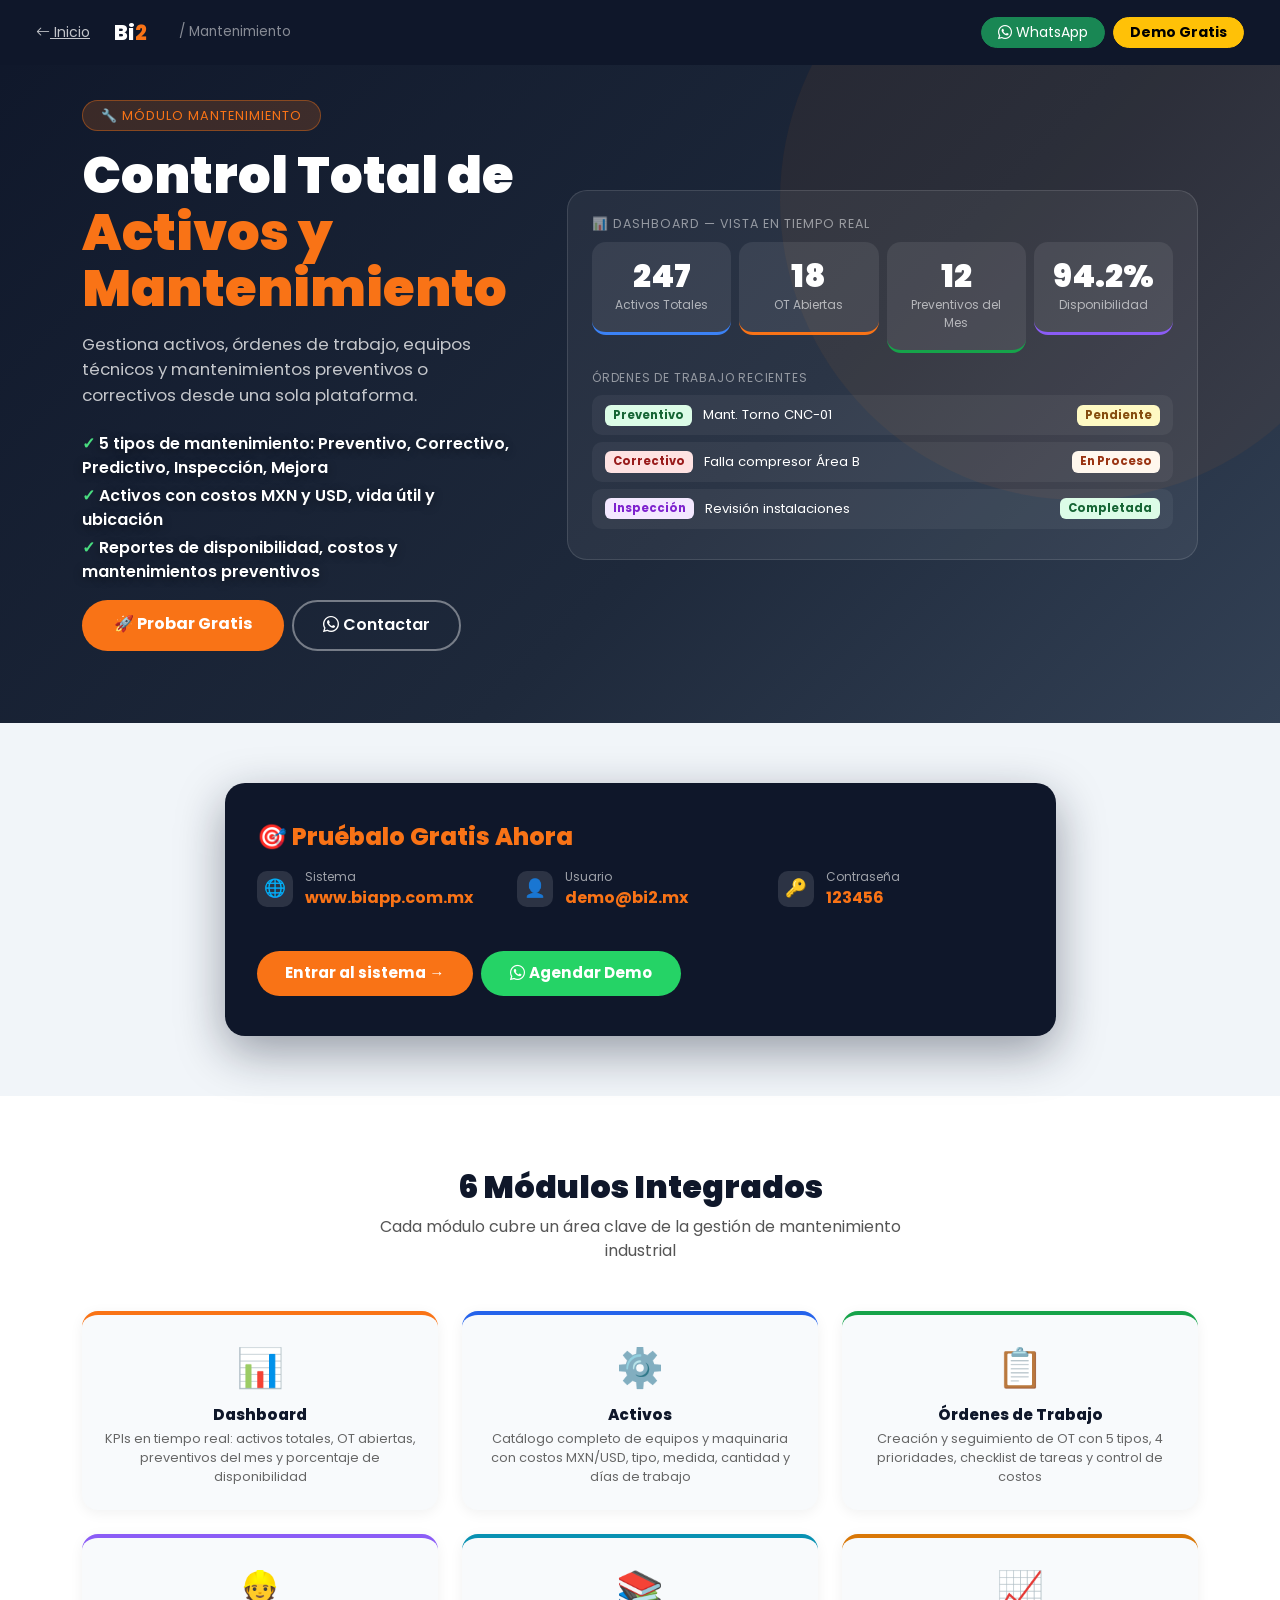
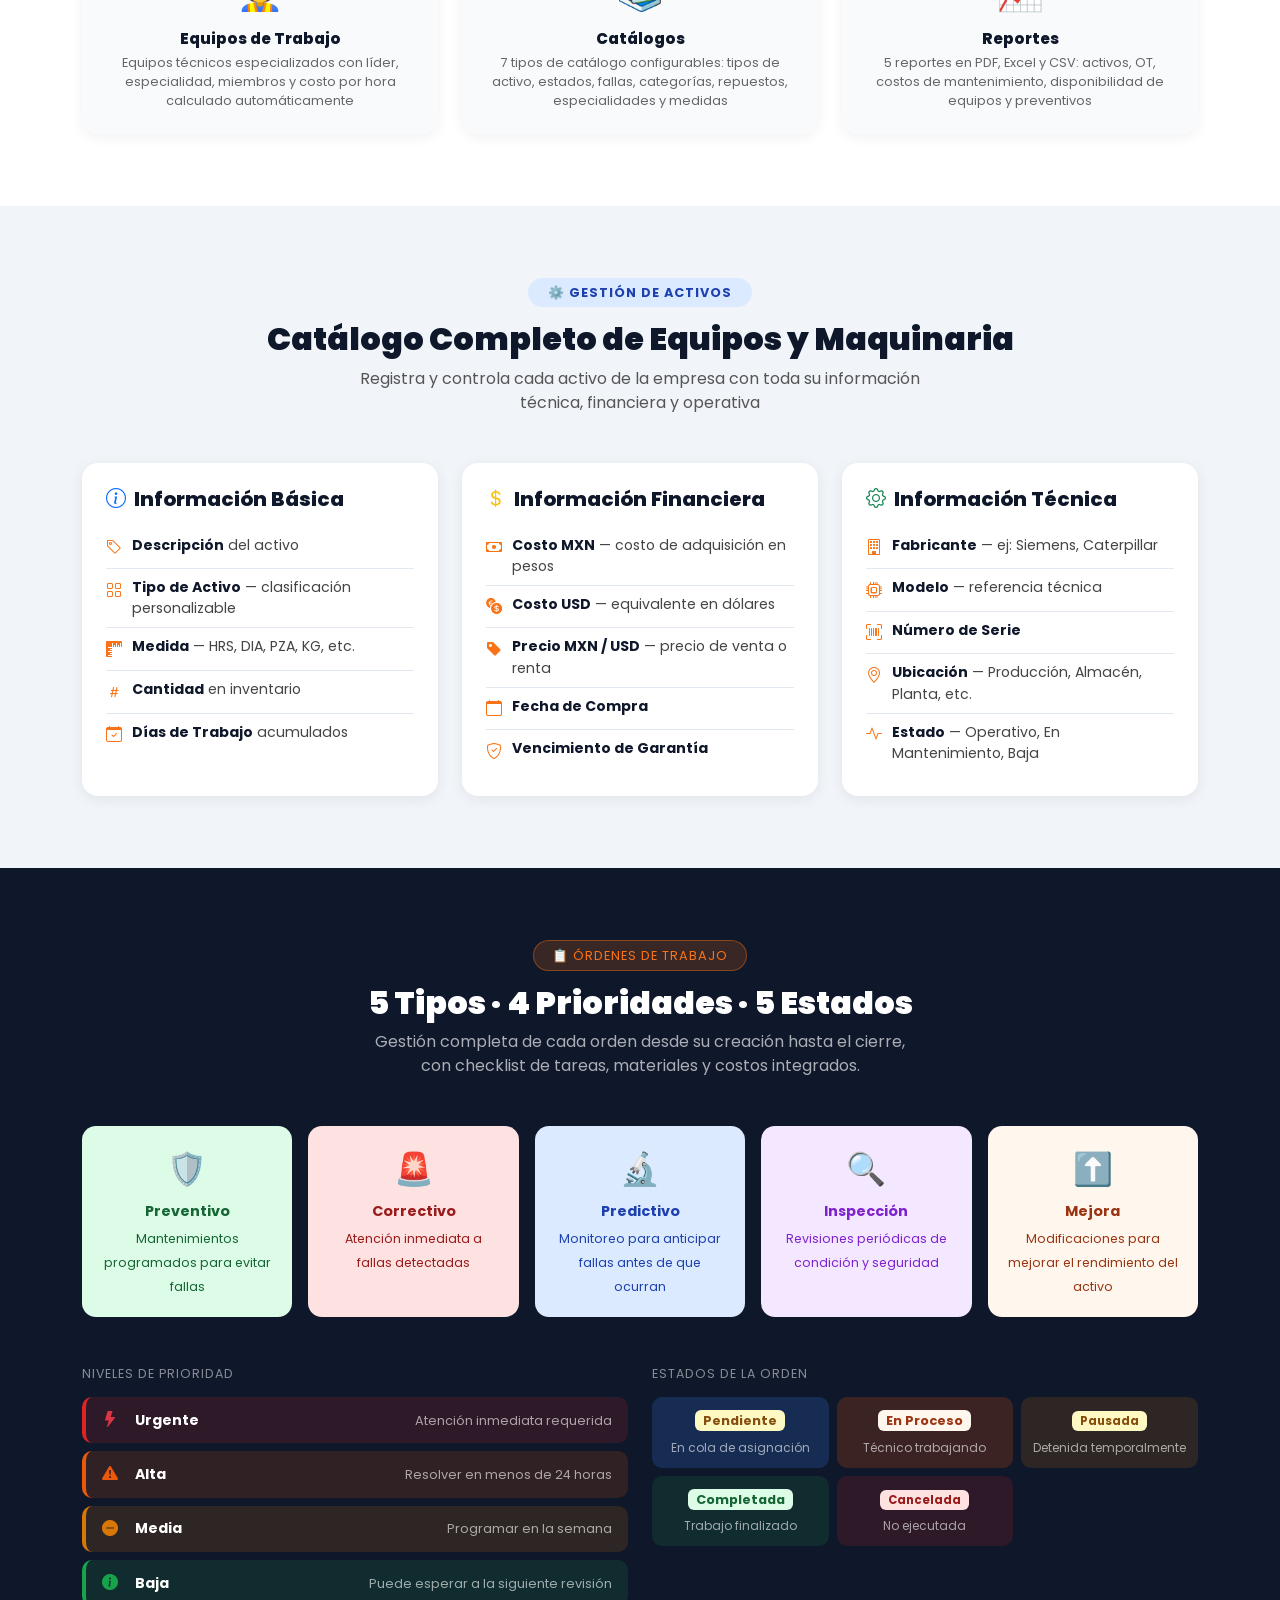
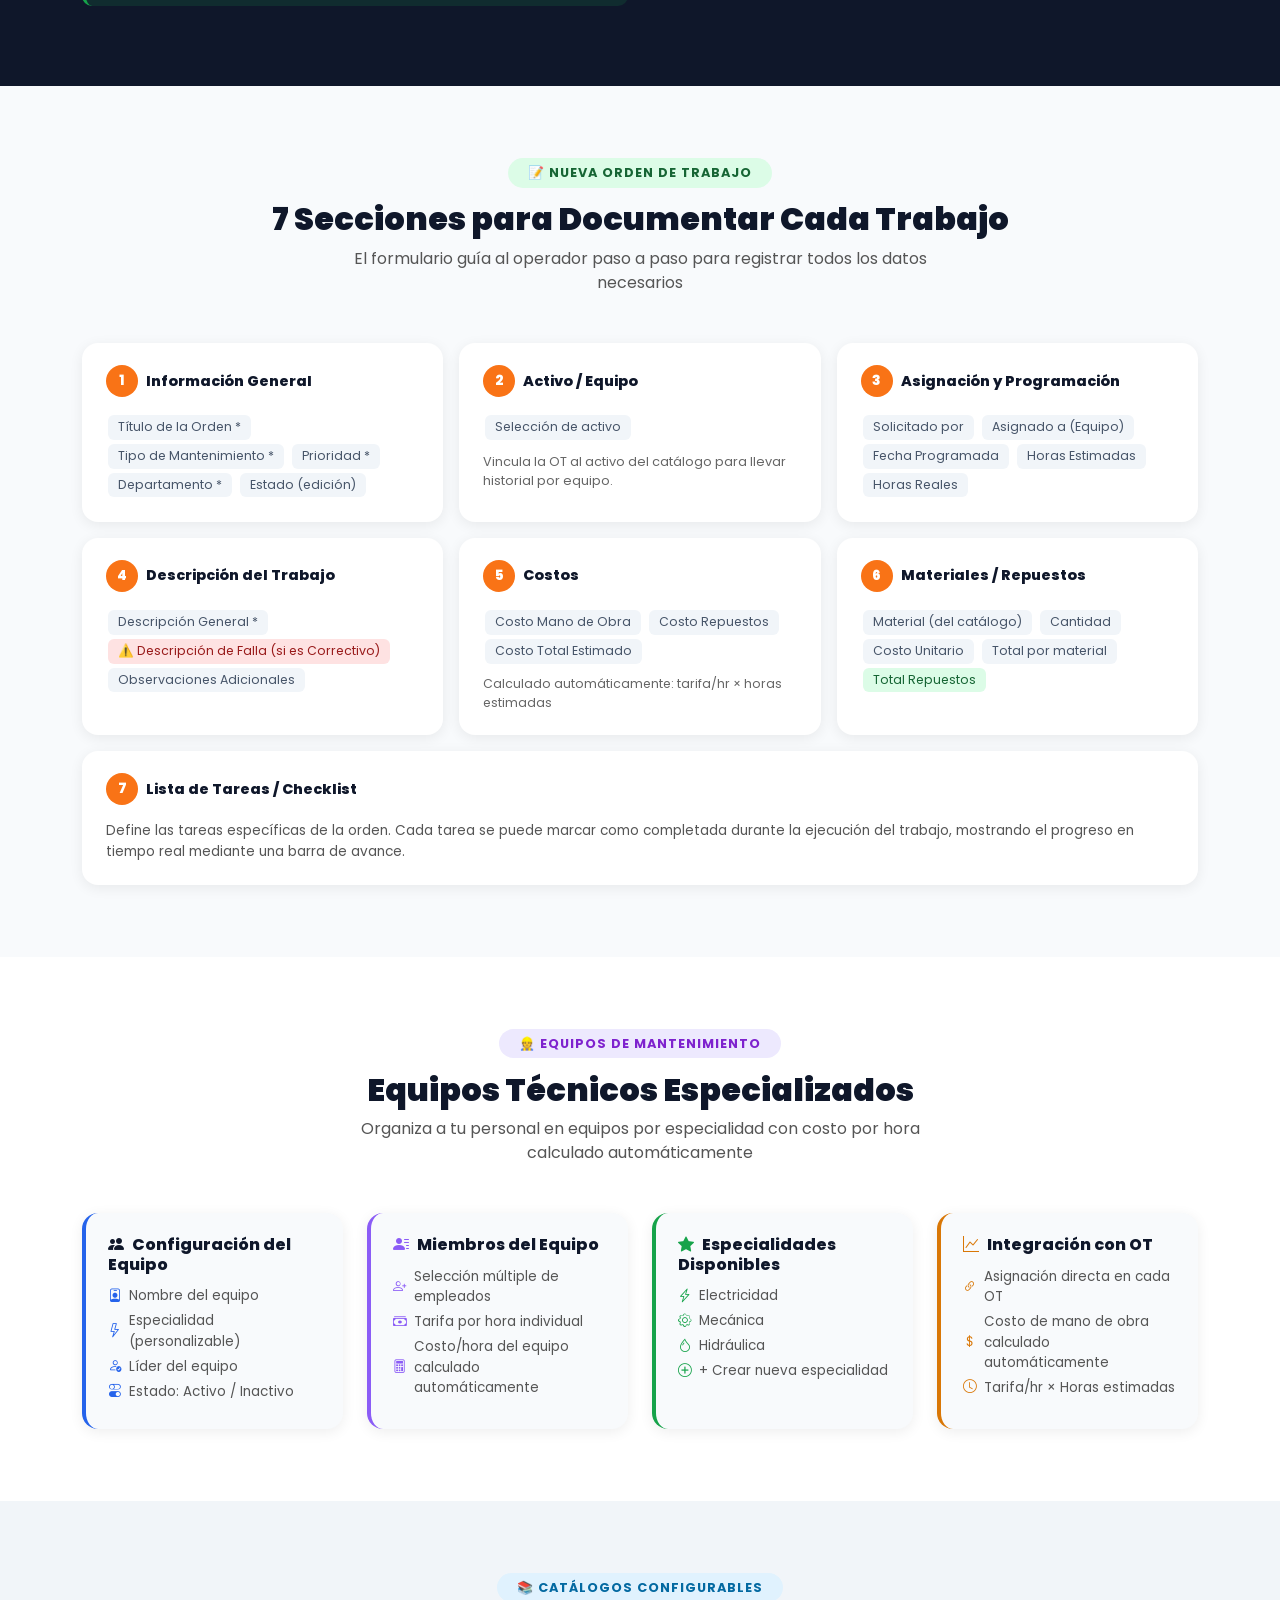
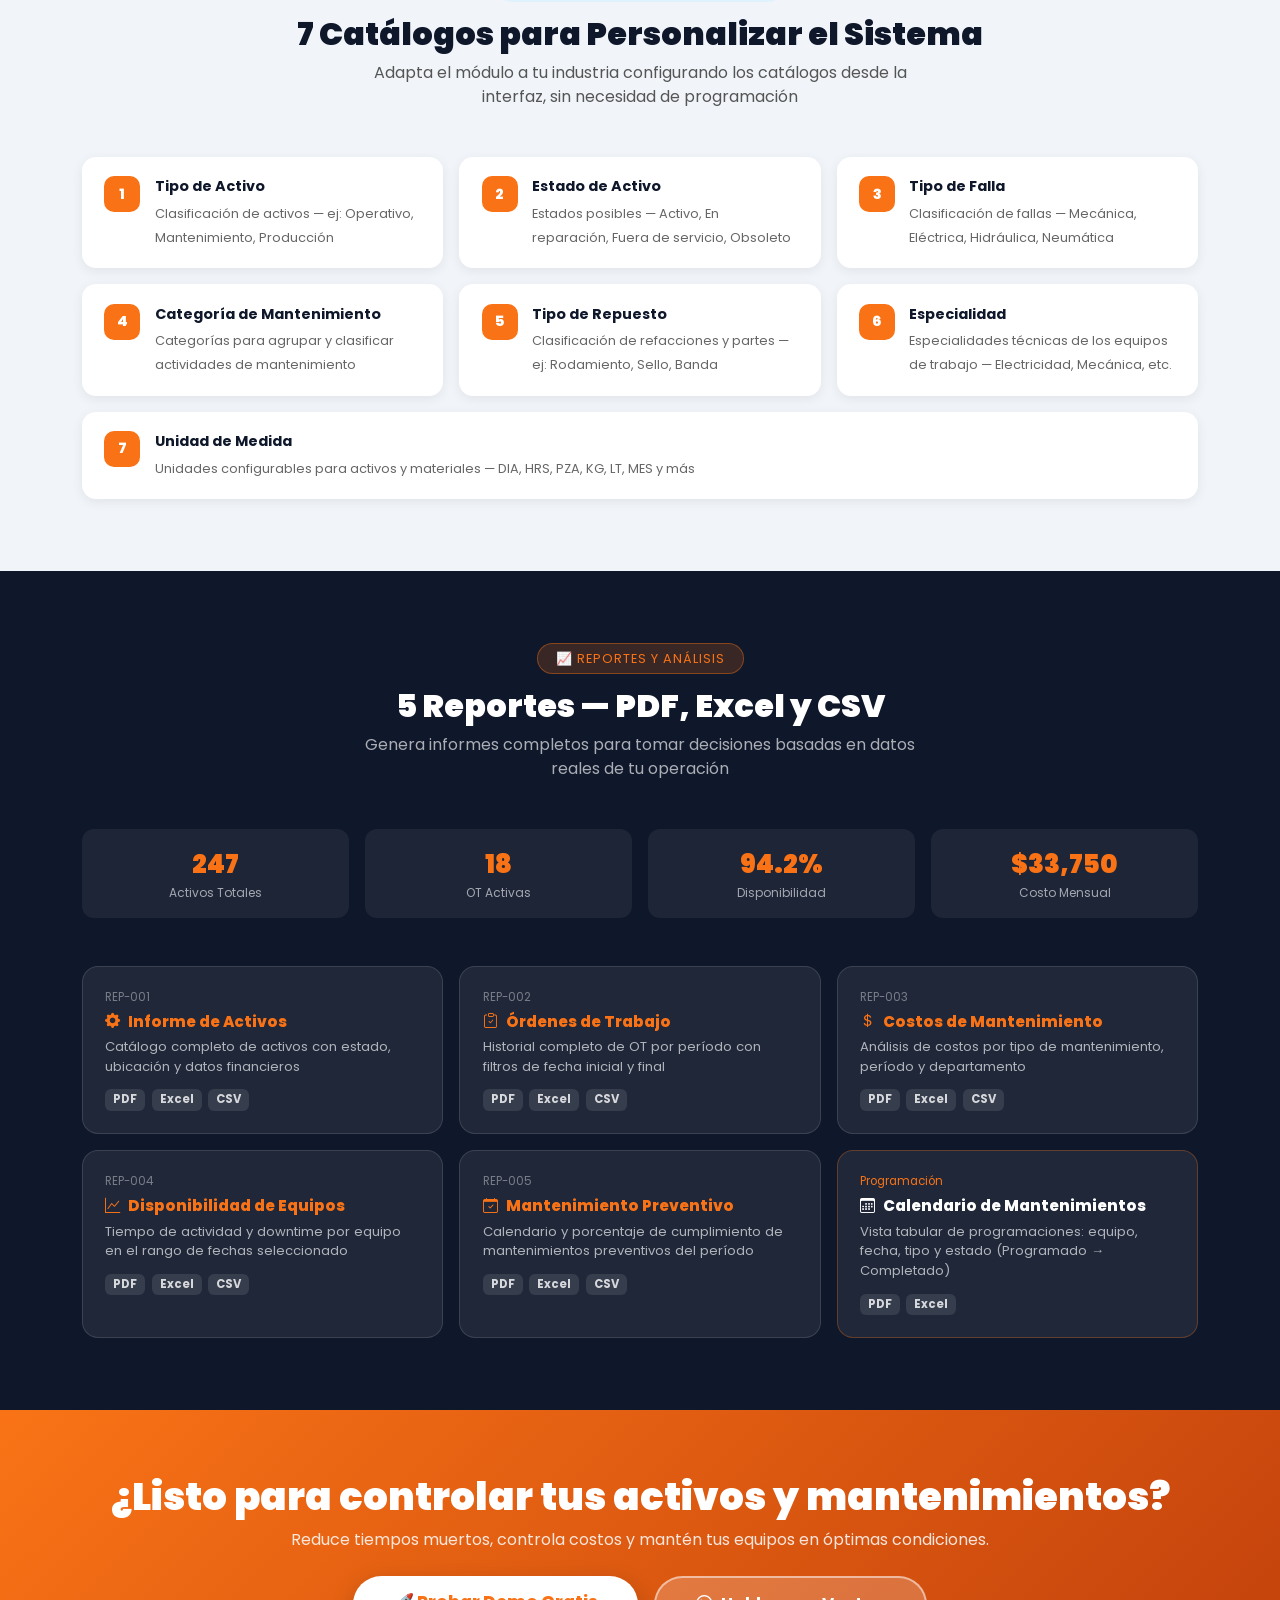
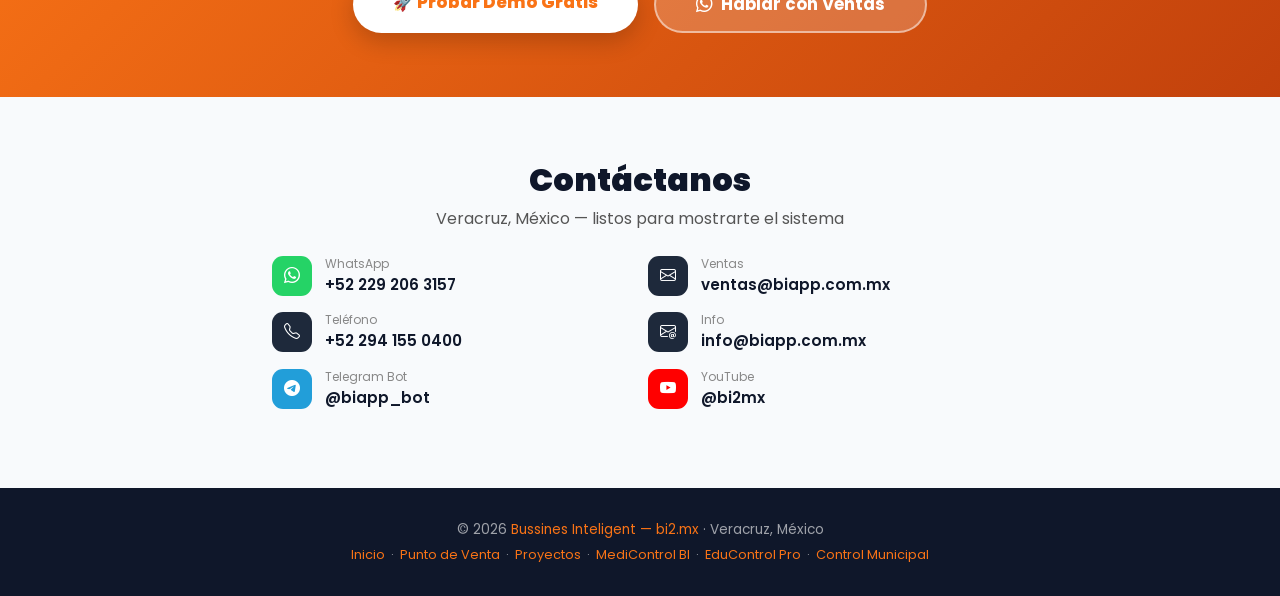
<file: mantenimiento/index.html>
﻿<!DOCTYPE html>
<html lang="es">
<head>
  <meta charset="UTF-8">
  <meta name="viewport" content="width=device-width, initial-scale=1.0">
  <title>Módulo de Mantenimiento — ERP Bi2</title>
  <meta name="description" content="Gestiona activos, órdenes de trabajo, equipos técnicos y mantenimientos preventivos y correctivos desde una sola plataforma con ERP Bi2.">
  <link rel="icon" href="data:image/svg+xml,<svg xmlns='http://www.w3.org/2000/svg' viewBox='0 0 100 100'><text y='.9em' font-size='90'>🔧</text></svg>">
  <link href="https://cdn.jsdelivr.net/npm/bootstrap@5.3.2/dist/css/bootstrap.min.css" rel="stylesheet">
  <link rel="stylesheet" href="https://cdn.jsdelivr.net/npm/bootstrap-icons@1.11.3/font/bootstrap-icons.css">
  <link href="https://fonts.googleapis.com/css2?family=Poppins:wght@400;600;700;800;900&display=swap" rel="stylesheet">
  <style>
    * { font-family: 'Poppins', sans-serif; }
    :root {
      --primary:      #1e293b;
      --primary-dark: #0f172a;
      --primary-light:#334155;
      --accent:       #f97316;
      --accent2:      #fb923c;
      --green:        #16a34a;
      --blue:         #2563eb;
      --yellow:       #d97706;
      --red:          #dc2626;
    }

    /* ── NAVBAR ── */
    .navbar { background: var(--primary-dark); padding: .75rem 1.5rem; }
    .navbar-brand { font-weight: 800; font-size: 1.3rem; color: #fff !important; }
    .navbar-brand span { color: var(--accent); }
    .nav-back { color: rgba(255,255,255,.75) !important; font-size: .88rem; }
    .nav-back:hover { color: #fff !important; }

    /* ── HERO ── */
    .hero {
      background: linear-gradient(135deg, var(--primary-dark) 0%, var(--primary) 60%, var(--primary-light) 100%);
      padding: 100px 0 72px; position: relative; overflow: hidden;
    }
    .hero::before {
      content: '';
      position: absolute; top: -100px; right: -100px;
      width: 600px; height: 600px; border-radius: 50%;
      background: rgba(249,115,22,.06); pointer-events: none;
    }
    .hero-badge {
      display: inline-block; background: rgba(249,115,22,.18);
      border: 1px solid rgba(249,115,22,.4); border-radius: 50px;
      padding: 5px 18px; font-size: .8rem; color: var(--accent);
      letter-spacing: 1px; text-transform: uppercase; margin-bottom: 1rem;
    }
    .hero-title { font-size: clamp(2rem,4vw,3.2rem); font-weight: 900; color: #fff; line-height: 1.1; }
    .hero-title span { color: var(--accent); }
    .hero-sub { color: rgba(255,255,255,.75); font-size: 1.05rem; margin: 1rem 0 1.5rem; max-width: 540px; }
    .hero-check { color: #4ade80; font-weight: 700; }
    .btn-hero { background: var(--accent); color: #fff; border: none; padding: .75rem 2rem; border-radius: 50px; font-weight: 700; font-size: 1rem; transition: all .2s; text-decoration: none; display: inline-block; }
    .btn-hero:hover { background: #ea6d10; color: #fff; transform: translateY(-2px); box-shadow: 0 8px 24px rgba(249,115,22,.4); }
    .btn-hero-ghost { background: transparent; color: #fff; border: 2px solid rgba(255,255,255,.4); padding: .72rem 1.8rem; border-radius: 50px; font-weight: 600; transition: all .2s; text-decoration: none; display: inline-block; }
    .btn-hero-ghost:hover { border-color: #fff; color: #fff; background: rgba(255,255,255,.1); }

    /* ── HERO DASHBOARD PREVIEW ── */
    .dashboard-preview {
      background: rgba(255,255,255,.06);
      border: 1px solid rgba(255,255,255,.12);
      border-radius: 20px; padding: 1.5rem;
    }
    .kpi-card {
      background: rgba(255,255,255,.08);
      border-radius: 14px; padding: 1.1rem 1rem;
      text-align: center; border-bottom: 3px solid transparent;
    }
    .kpi-card.k1 { border-color: #3b82f6; }
    .kpi-card.k2 { border-color: var(--accent); }
    .kpi-card.k3 { border-color: var(--green); }
    .kpi-card.k4 { border-color: #8b5cf6; }
    .kpi-num { font-size: 2rem; font-weight: 900; color: #fff; line-height: 1; }
    .kpi-label { font-size: .75rem; color: rgba(255,255,255,.6); margin-top: .3rem; }
    .ot-row { display: flex; align-items: center; gap: .7rem; padding: .6rem .8rem; border-radius: 10px; background: rgba(255,255,255,.05); margin-bottom: .4rem; }
    .ot-badge { border-radius: 6px; padding: 2px 8px; font-size: .72rem; font-weight: 700; }
    .badge-prev { background: #dcfce7; color: #166534; }
    .badge-corr { background: #fee2e2; color: #991b1b; }
    .badge-pred { background: #dbeafe; color: #1e40af; }
    .badge-insp { background: #f3e8ff; color: #7e22ce; }
    .badge-pend { background: #fef9c3; color: #854d0e; }
    .badge-proc { background: #fff7ed; color: #9a3412; }
    .badge-comp { background: #dcfce7; color: #166534; }
    .badge-urg  { background: #fee2e2; color: #991b1b; }

    /* ── DEMO ── */
    .demo-section { background: #f1f5f9; padding: 60px 0; }
    .demo-card { background: var(--primary-dark); border-radius: 20px; padding: 2.5rem 2rem; color: #fff; box-shadow: 0 16px 48px rgba(15,23,42,.4); }
    .demo-card h3 { font-weight: 800; font-size: 1.5rem; color: var(--accent); margin-bottom: 1rem; }
    .demo-row { display: flex; align-items: center; gap: .75rem; margin-bottom: .6rem; }
    .demo-icon { width: 36px; height: 36px; border-radius: 10px; background: rgba(255,255,255,.12); display: flex; align-items: center; justify-content: center; flex-shrink: 0; font-size: 1.1rem; }
    .btn-demo { background: var(--accent); color: #fff; border: none; padding: .7rem 1.8rem; border-radius: 50px; font-weight: 700; font-size: .95rem; text-decoration: none; display: inline-block; transition: all .2s; margin-top: 1rem; }
    .btn-demo:hover { background: #ea6d10; color: #fff; transform: translateY(-2px); }

    /* ── SECTION COMMONS ── */
    .section-title { font-weight: 900; color: var(--primary-dark); }
    .section-sub { color: #555; max-width: 580px; margin: .5rem auto 0; }

    /* ── MÓDULOS NAV ── */
    .modulos-section { background: #fff; padding: 72px 0; }
    .mod-nav-card {
      background: #f8fafc; border-radius: 16px;
      border-top: 4px solid var(--accent);
      padding: 1.5rem 1.2rem; text-align: center;
      box-shadow: 0 3px 14px rgba(0,0,0,.06);
      transition: transform .25s, box-shadow .25s; height: 100%;
    }
    .mod-nav-card:hover { transform: translateY(-6px); box-shadow: 0 14px 36px rgba(249,115,22,.15); }
    .mod-nav-card .mn-icon { font-size: 2.4rem; margin-bottom: .6rem; }
    .mod-nav-card h5 { font-weight: 800; color: var(--primary-dark); font-size: .95rem; margin-bottom: .3rem; }
    .mod-nav-card p { font-size: .8rem; color: #666; margin: 0; }

    /* ── ACTIVOS ── */
    .activos-section { background: #f1f5f9; padding: 72px 0; }
    .asset-field { display: flex; gap: .6rem; align-items: flex-start; padding: .5rem 0; border-bottom: 1px solid #e2e8f0; }
    .asset-field:last-child { border-bottom: none; }
    .asset-field i { color: var(--accent); font-size: 1rem; flex-shrink: 0; margin-top: .1rem; }
    .asset-field span { font-size: .88rem; color: #444; }
    .asset-field strong { color: var(--primary-dark); }
    .info-card { background: #fff; border-radius: 16px; padding: 1.5rem; box-shadow: 0 3px 14px rgba(0,0,0,.07); height: 100%; }
    .info-card h5 { font-weight: 800; color: var(--primary-dark); margin-bottom: 1rem; display: flex; align-items: center; gap: .5rem; }

    /* ── OT ── */
    .ot-section { background: var(--primary-dark); padding: 72px 0; }
    .tipo-card {
      border-radius: 14px; padding: 1.2rem;
      text-align: center; height: 100%;
    }
    .tipo-prev { background: #dcfce7; }
    .tipo-corr { background: #fee2e2; }
    .tipo-pred { background: #dbeafe; }
    .tipo-insp { background: #f3e8ff; }
    .tipo-mejo { background: #fff7ed; }
    .tipo-card .t-icon { font-size: 2rem; margin-bottom: .5rem; }
    .tipo-card strong { display: block; font-size: .9rem; margin-bottom: .2rem; }
    .tipo-card small { font-size: .78rem; }
    .prioridad-row { display: flex; align-items: center; gap: .8rem; padding: .7rem 1rem; border-radius: 10px; margin-bottom: .5rem; }
    .p-urgente { background: rgba(220,38,38,.15); border-left: 4px solid #dc2626; }
    .p-alta    { background: rgba(234,88,12,.15);  border-left: 4px solid #ea580c; }
    .p-media   { background: rgba(217,119,6,.15);  border-left: 4px solid #d97706; }
    .p-baja    { background: rgba(22,163,74,.15);  border-left: 4px solid #16a34a; }
    .prioridad-row strong { color: #fff; font-size: .88rem; }
    .prioridad-row span  { color: rgba(255,255,255,.6); font-size: .8rem; }

    /* ── OT FORM ── */
    .otform-section { background: #f8fafc; padding: 72px 0; }
    .form-step { background: #fff; border-radius: 16px; padding: 1.4rem 1.5rem; box-shadow: 0 3px 14px rgba(0,0,0,.07); height: 100%; }
    .form-step-num { width: 32px; height: 32px; border-radius: 50%; background: var(--accent); color: #fff; font-weight: 800; font-size: .85rem; display: flex; align-items: center; justify-content: center; flex-shrink: 0; }
    .form-step h6 { font-weight: 800; color: var(--primary-dark); font-size: .9rem; margin: 0; }
    .field-tag { display: inline-block; background: #f1f5f9; color: #475569; border-radius: 6px; padding: 3px 10px; font-size: .78rem; margin: 2px; }

    /* ── EQUIPOS ── */
    .equipos-section { background: #fff; padding: 72px 0; }
    .equipo-card { background: #f8fafc; border-radius: 16px; padding: 1.4rem; box-shadow: 0 3px 14px rgba(0,0,0,.07); height: 100%; border-left: 4px solid var(--blue); }
    .equipo-card h6 { font-weight: 800; color: var(--primary-dark); margin-bottom: .8rem; }
    .eq-row { display: flex; align-items: center; gap: .5rem; font-size: .84rem; color: #555; margin-bottom: .3rem; }
    .eq-row i { color: var(--blue); }

    /* ── CATÁLOGOS ── */
    .catalogos-section { background: #f1f5f9; padding: 72px 0; }
    .cat-card { background: #fff; border-radius: 14px; padding: 1.2rem 1.4rem; box-shadow: 0 3px 12px rgba(0,0,0,.07); height: 100%; display: flex; align-items: flex-start; gap: .9rem; }
    .cat-num { width: 36px; height: 36px; border-radius: 10px; background: var(--accent); color: #fff; font-weight: 800; font-size: .9rem; display: flex; align-items: center; justify-content: center; flex-shrink: 0; }
    .cat-card strong { color: var(--primary-dark); font-size: .9rem; display: block; margin-bottom: .2rem; }
    .cat-card span { font-size: .8rem; color: #666; }

    /* ── REPORTES ── */
    .reportes-section { background: var(--primary-dark); padding: 72px 0; }
    .rep-card { background: rgba(255,255,255,.07); border: 1px solid rgba(255,255,255,.12); border-radius: 16px; padding: 1.4rem; height: 100%; }
    .rep-id { font-size: .72rem; color: rgba(255,255,255,.4); margin-bottom: .4rem; }
    .rep-card h6 { color: var(--accent); font-weight: 800; font-size: .95rem; margin-bottom: .4rem; }
    .rep-card p { color: rgba(255,255,255,.65); font-size: .82rem; margin-bottom: .8rem; }
    .rep-formats { display: flex; gap: .4rem; }
    .fmt-badge { background: rgba(255,255,255,.1); color: rgba(255,255,255,.8); border-radius: 6px; padding: 2px 8px; font-size: .72rem; font-weight: 700; }
    .stat-mini { text-align: center; padding: 1rem; background: rgba(255,255,255,.06); border-radius: 12px; }
    .stat-mini .num { font-size: 1.6rem; font-weight: 900; color: var(--accent); }
    .stat-mini .lbl { font-size: .75rem; color: rgba(255,255,255,.6); }

    /* ── CTA ── */
    .cta-section { background: linear-gradient(135deg, var(--accent), #c2410c); padding: 64px 0; text-align: center; }
    .cta-section h2 { color: #fff; font-weight: 900; font-size: clamp(1.6rem,3vw,2.4rem); }
    .cta-section p { color: rgba(255,255,255,.85); }
    .btn-cta-white { background: #fff; color: var(--accent); border: none; padding: .85rem 2.5rem; border-radius: 50px; font-weight: 800; font-size: 1.05rem; text-decoration: none; display: inline-block; transition: all .2s; box-shadow: 0 8px 24px rgba(0,0,0,.2); }
    .btn-cta-white:hover { transform: translateY(-3px); color: #c2410c; }

    /* ── CONTACT ── */
    .contact-section { background: #f8fafc; padding: 64px 0; }
    .contact-item { display: flex; align-items: center; gap: .8rem; margin-bottom: .9rem; }
    .contact-icon { width: 40px; height: 40px; border-radius: 11px; background: var(--primary); color: #fff; display: flex; align-items: center; justify-content: center; font-size: 1rem; flex-shrink: 0; }
    .contact-item a { color: var(--primary-dark); font-weight: 600; text-decoration: none; font-size: .95rem; }
    .contact-item a:hover { color: var(--accent); }

    /* ── FOOTER ── */
    footer { background: var(--primary-dark); color: rgba(255,255,255,.6); padding: 2rem 0; text-align: center; font-size: .85rem; }
    footer a { color: var(--accent); text-decoration: none; }

    /* ── REVEAL ── */
    .reveal { opacity: 0; transform: translateY(28px); transition: opacity .55s ease, transform .55s ease; }
    .reveal.visible { opacity: 1; transform: translateY(0); }
  </style>
</head>
<body>

<!-- NAVBAR -->
<nav class="navbar navbar-dark fixed-top">
  <div class="container-fluid d-flex align-items-center gap-3">
    <a href="../" class="nav-back"><i class="bi bi-arrow-left"></i> Inicio</a>
    <a class="navbar-brand ms-2" href="../">Bi<span>2</span></a>
    <span class="text-white-50 d-none d-sm-inline" style="font-size:.85rem">/ Mantenimiento</span>
    <div class="ms-auto d-flex gap-2 align-items-center">
      <a href="https://wa.me/522292063157" target="_blank" class="btn btn-sm btn-success rounded-pill px-3"><i class="bi bi-whatsapp me-1"></i>WhatsApp</a>
      <a href="https://www.biapp.com.mx" target="_blank" class="btn btn-sm btn-warning rounded-pill px-3 fw-bold">Demo Gratis</a>
    </div>
  </div>
</nav>

<!-- HERO -->
<section class="hero">
  <div class="container">
    <div class="row align-items-center g-5">
      <div class="col-lg-5 reveal">
        <span class="hero-badge">🔧 Módulo Mantenimiento</span>
        <h1 class="hero-title">Control Total de<br><span>Activos y Mantenimiento</span></h1>
        <p class="hero-sub">Gestiona activos, órdenes de trabajo, equipos técnicos y mantenimientos preventivos o correctivos desde una sola plataforma.</p>
        <div class="mb-3">
          <div class="mb-1"><span class="hero-check">&#10003;</span> <span style="color:#ffffff;font-weight:600;text-shadow:0 2px 10px rgba(0,0,0,.45);">5 tipos de mantenimiento: Preventivo, Correctivo, Predictivo, Inspección, Mejora</span></div>
          <div class="mb-1"><span class="hero-check">&#10003;</span> <span style="color:#ffffff;font-weight:600;text-shadow:0 2px 10px rgba(0,0,0,.45);">Activos con costos MXN y USD, vida útil y ubicación</span></div>
          <div class="mb-1"><span class="hero-check">&#10003;</span> <span style="color:#ffffff;font-weight:600;text-shadow:0 2px 10px rgba(0,0,0,.45);">Reportes de disponibilidad, costos y mantenimientos preventivos</span></div>
        </div>
        <div class="d-flex flex-wrap gap-2 mt-3">
          <a href="https://www.biapp.com.mx" target="_blank" class="btn-hero">🚀 Probar Gratis</a>
          <a href="https://wa.me/522292063157" target="_blank" class="btn-hero-ghost"><i class="bi bi-whatsapp me-1"></i>Contactar</a>
        </div>
      </div>
      <div class="col-lg-7 reveal">
        <!-- Dashboard simulado -->
        <div class="dashboard-preview">
          <p class="text-white-50 mb-2" style="font-size:.78rem;letter-spacing:1px;text-transform:uppercase;">📊 Dashboard — Vista en tiempo real</p>
          <!-- KPIs -->
          <div class="row g-2 mb-3">
            <div class="col-3"><div class="kpi-card k1"><div class="kpi-num">247</div><div class="kpi-label">Activos Totales</div></div></div>
            <div class="col-3"><div class="kpi-card k2"><div class="kpi-num">18</div><div class="kpi-label">OT Abiertas</div></div></div>
            <div class="col-3"><div class="kpi-card k3"><div class="kpi-num">12</div><div class="kpi-label">Preventivos del Mes</div></div></div>
            <div class="col-3"><div class="kpi-card k4"><div class="kpi-num">94.2%</div><div class="kpi-label">Disponibilidad</div></div></div>
          </div>
          <!-- OTs recientes -->
          <p style="font-size:.75rem;color:rgba(255,255,255,.5);margin-bottom:.5rem;text-transform:uppercase;letter-spacing:.8px;">Órdenes de Trabajo Recientes</p>
          <div class="ot-row">
            <span class="ot-badge badge-prev">Preventivo</span>
            <span style="color:#fff;font-size:.82rem;flex:1;">Mant. Torno CNC-01</span>
            <span class="ot-badge badge-pend">Pendiente</span>
          </div>
          <div class="ot-row">
            <span class="ot-badge badge-corr">Correctivo</span>
            <span style="color:#fff;font-size:.82rem;flex:1;">Falla compresor Área B</span>
            <span class="ot-badge badge-proc">En Proceso</span>
          </div>
          <div class="ot-row">
            <span class="ot-badge badge-insp">Inspección</span>
            <span style="color:#fff;font-size:.82rem;flex:1;">Revisión instalaciones</span>
            <span class="ot-badge badge-comp">Completada</span>
          </div>
        </div>
      </div>
    </div>
  </div>
</section>

<!-- DEMO -->
<section class="demo-section">
  <div class="container">
    <div class="row justify-content-center">
      <div class="col-lg-9">
        <div class="demo-card reveal">
          <h3>🎯 Pruébalo Gratis Ahora</h3>
          <div class="row g-3">
            <div class="col-sm-4">
              <div class="demo-row">
                <div class="demo-icon">🌐</div>
                <div><div style="font-size:.75rem;color:rgba(255,255,255,.6)">Sistema</div><strong style="color:var(--accent);">www.biapp.com.mx</strong></div>
              </div>
            </div>
            <div class="col-sm-4">
              <div class="demo-row">
                <div class="demo-icon">👤</div>
                <div><div style="font-size:.75rem;color:rgba(255,255,255,.6)">Usuario</div><strong style="color:var(--accent);">demo@bi2.mx</strong></div>
              </div>
            </div>
            <div class="col-sm-4">
              <div class="demo-row">
                <div class="demo-icon">🔑</div>
                <div><div style="font-size:.75rem;color:rgba(255,255,255,.6)">Contraseña</div><strong style="color:var(--accent);">123456</strong></div>
              </div>
            </div>
          </div>
          <div class="d-flex flex-wrap gap-2 mt-3">
            <a href="https://www.biapp.com.mx" target="_blank" class="btn-demo">Entrar al sistema →</a>
            <a href="https://wa.me/522292063157?text=Quiero%20una%20demo%20del%20m%C3%B3dulo%20de%20Mantenimiento%20Bi2" target="_blank" class="btn-demo" style="background:#25D366;"><i class="bi bi-whatsapp me-1"></i>Agendar Demo</a>
          </div>
        </div>
      </div>
    </div>
  </div>
</section>

<!-- 6 MÓDULOS PRINCIPALES -->
<section class="modulos-section">
  <div class="container">
    <div class="text-center mb-5 reveal">
      <h2 class="section-title">6 Módulos Integrados</h2>
      <p class="section-sub">Cada módulo cubre un área clave de la gestión de mantenimiento industrial</p>
    </div>
    <div class="row g-4">
      <div class="col-sm-6 col-lg-4 reveal">
        <div class="mod-nav-card">
          <div class="mn-icon">📊</div>
          <h5>Dashboard</h5>
          <p>KPIs en tiempo real: activos totales, OT abiertas, preventivos del mes y porcentaje de disponibilidad</p>
        </div>
      </div>
      <div class="col-sm-6 col-lg-4 reveal">
        <div class="mod-nav-card" style="border-top-color:#2563eb;">
          <div class="mn-icon">⚙️</div>
          <h5>Activos</h5>
          <p>Catálogo completo de equipos y maquinaria con costos MXN/USD, tipo, medida, cantidad y días de trabajo</p>
        </div>
      </div>
      <div class="col-sm-6 col-lg-4 reveal">
        <div class="mod-nav-card" style="border-top-color:#16a34a;">
          <div class="mn-icon">📋</div>
          <h5>Órdenes de Trabajo</h5>
          <p>Creación y seguimiento de OT con 5 tipos, 4 prioridades, checklist de tareas y control de costos</p>
        </div>
      </div>
      <div class="col-sm-6 col-lg-4 reveal">
        <div class="mod-nav-card" style="border-top-color:#8b5cf6;">
          <div class="mn-icon">👷</div>
          <h5>Equipos de Trabajo</h5>
          <p>Equipos técnicos especializados con líder, especialidad, miembros y costo por hora calculado automáticamente</p>
        </div>
      </div>
      <div class="col-sm-6 col-lg-4 reveal">
        <div class="mod-nav-card" style="border-top-color:#0891b2;">
          <div class="mn-icon">📚</div>
          <h5>Catálogos</h5>
          <p>7 tipos de catálogo configurables: tipos de activo, estados, fallas, categorías, repuestos, especialidades y medidas</p>
        </div>
      </div>
      <div class="col-sm-6 col-lg-4 reveal">
        <div class="mod-nav-card" style="border-top-color:#d97706;">
          <div class="mn-icon">📈</div>
          <h5>Reportes</h5>
          <p>5 reportes en PDF, Excel y CSV: activos, OT, costos de mantenimiento, disponibilidad de equipos y preventivos</p>
        </div>
      </div>
    </div>
  </div>
</section>

<!-- ACTIVOS -->
<section class="activos-section">
  <div class="container">
    <div class="text-center mb-5 reveal">
      <span style="display:inline-block;background:#dbeafe;color:#1e40af;border-radius:50px;padding:5px 20px;font-size:.8rem;font-weight:700;letter-spacing:1px;text-transform:uppercase;margin-bottom:.8rem;">⚙️ Gestión de Activos</span>
      <h2 class="section-title">Catálogo Completo de Equipos y Maquinaria</h2>
      <p class="section-sub">Registra y controla cada activo de la empresa con toda su información técnica, financiera y operativa</p>
    </div>
    <div class="row g-4">
      <div class="col-lg-4 reveal">
        <div class="info-card">
          <h5><i class="bi bi-info-circle text-primary"></i> Información Básica</h5>
          <div class="asset-field"><i class="bi bi-tag"></i><span><strong>Descripción</strong> del activo</span></div>
          <div class="asset-field"><i class="bi bi-grid"></i><span><strong>Tipo de Activo</strong> — clasificación personalizable</span></div>
          <div class="asset-field"><i class="bi bi-rulers"></i><span><strong>Medida</strong> — HRS, DIA, PZA, KG, etc.</span></div>
          <div class="asset-field"><i class="bi bi-hash"></i><span><strong>Cantidad</strong> en inventario</span></div>
          <div class="asset-field"><i class="bi bi-calendar-check"></i><span><strong>Días de Trabajo</strong> acumulados</span></div>
        </div>
      </div>
      <div class="col-lg-4 reveal">
        <div class="info-card">
          <h5><i class="bi bi-currency-dollar text-warning"></i> Información Financiera</h5>
          <div class="asset-field"><i class="bi bi-cash"></i><span><strong>Costo MXN</strong> — costo de adquisición en pesos</span></div>
          <div class="asset-field"><i class="bi bi-currency-exchange"></i><span><strong>Costo USD</strong> — equivalente en dólares</span></div>
          <div class="asset-field"><i class="bi bi-tag-fill"></i><span><strong>Precio MXN / USD</strong> — precio de venta o renta</span></div>
          <div class="asset-field"><i class="bi bi-calendar"></i><span><strong>Fecha de Compra</strong></span></div>
          <div class="asset-field"><i class="bi bi-shield-check"></i><span><strong>Vencimiento de Garantía</strong></span></div>
        </div>
      </div>
      <div class="col-lg-4 reveal">
        <div class="info-card">
          <h5><i class="bi bi-gear text-success"></i> Información Técnica</h5>
          <div class="asset-field"><i class="bi bi-building"></i><span><strong>Fabricante</strong> — ej: Siemens, Caterpillar</span></div>
          <div class="asset-field"><i class="bi bi-cpu"></i><span><strong>Modelo</strong> — referencia técnica</span></div>
          <div class="asset-field"><i class="bi bi-upc-scan"></i><span><strong>Número de Serie</strong></span></div>
          <div class="asset-field"><i class="bi bi-geo-alt"></i><span><strong>Ubicación</strong> — Producción, Almacén, Planta, etc.</span></div>
          <div class="asset-field"><i class="bi bi-activity"></i><span><strong>Estado</strong> — Operativo, En Mantenimiento, Baja</span></div>
        </div>
      </div>
    </div>
  </div>
</section>

<!-- ÓRDENES DE TRABAJO -->
<section class="ot-section">
  <div class="container">
    <div class="text-center mb-5 reveal">
      <span style="display:inline-block;background:rgba(249,115,22,.18);border:1px solid rgba(249,115,22,.4);border-radius:50px;padding:5px 18px;font-size:.8rem;color:var(--accent);letter-spacing:1px;text-transform:uppercase;margin-bottom:.8rem;">📋 Órdenes de Trabajo</span>
      <h2 style="font-weight:900;color:#fff;">5 Tipos · 4 Prioridades · 5 Estados</h2>
      <p style="color:rgba(255,255,255,.65);max-width:560px;margin:.5rem auto 0;">Gestión completa de cada orden desde su creación hasta el cierre, con checklist de tareas, materiales y costos integrados.</p>
    </div>

    <!-- 5 Tipos -->
    <div class="row g-3 mb-5">
      <div class="col-6 col-sm-4 col-lg reveal">
        <div class="tipo-card tipo-prev">
          <div class="t-icon">🛡️</div>
          <strong style="color:#166534;">Preventivo</strong>
          <small style="color:#166534;">Mantenimientos programados para evitar fallas</small>
        </div>
      </div>
      <div class="col-6 col-sm-4 col-lg reveal">
        <div class="tipo-card tipo-corr">
          <div class="t-icon">🚨</div>
          <strong style="color:#991b1b;">Correctivo</strong>
          <small style="color:#991b1b;">Atención inmediata a fallas detectadas</small>
        </div>
      </div>
      <div class="col-6 col-sm-4 col-lg reveal">
        <div class="tipo-card tipo-pred">
          <div class="t-icon">🔬</div>
          <strong style="color:#1e40af;">Predictivo</strong>
          <small style="color:#1e40af;">Monitoreo para anticipar fallas antes de que ocurran</small>
        </div>
      </div>
      <div class="col-6 col-sm-4 col-lg reveal">
        <div class="tipo-card tipo-insp">
          <div class="t-icon">🔍</div>
          <strong style="color:#7e22ce;">Inspección</strong>
          <small style="color:#7e22ce;">Revisiones periódicas de condición y seguridad</small>
        </div>
      </div>
      <div class="col-6 col-sm-4 col-lg reveal">
        <div class="tipo-card tipo-mejo">
          <div class="t-icon">⬆️</div>
          <strong style="color:#9a3412;">Mejora</strong>
          <small style="color:#9a3412;">Modificaciones para mejorar el rendimiento del activo</small>
        </div>
      </div>
    </div>

    <!-- Prioridades + Estados -->
    <div class="row g-4">
      <div class="col-lg-6 reveal">
        <p style="color:rgba(255,255,255,.5);font-size:.78rem;text-transform:uppercase;letter-spacing:1px;margin-bottom:.8rem;">Niveles de Prioridad</p>
        <div class="prioridad-row p-urgente"><i class="bi bi-lightning-fill text-danger me-1"></i><strong>Urgente</strong><span class="ms-auto">Atención inmediata requerida</span></div>
        <div class="prioridad-row p-alta"><i class="bi bi-exclamation-triangle-fill me-1" style="color:#ea580c;"></i><strong>Alta</strong><span class="ms-auto">Resolver en menos de 24 horas</span></div>
        <div class="prioridad-row p-media"><i class="bi bi-dash-circle-fill me-1" style="color:#d97706;"></i><strong>Media</strong><span class="ms-auto">Programar en la semana</span></div>
        <div class="prioridad-row p-baja"><i class="bi bi-info-circle-fill me-1" style="color:#16a34a;"></i><strong>Baja</strong><span class="ms-auto">Puede esperar a la siguiente revisión</span></div>
      </div>
      <div class="col-lg-6 reveal">
        <p style="color:rgba(255,255,255,.5);font-size:.78rem;text-transform:uppercase;letter-spacing:1px;margin-bottom:.8rem;">Estados de la Orden</p>
        <div class="row g-2">
          <div class="col-4"><div style="background:rgba(59,130,246,.2);border-radius:10px;padding:.7rem;text-align:center;"><span class="ot-badge badge-pend" style="font-size:.8rem;">Pendiente</span><p style="color:rgba(255,255,255,.6);font-size:.75rem;margin:.4rem 0 0;">En cola de asignación</p></div></div>
          <div class="col-4"><div style="background:rgba(234,88,12,.2);border-radius:10px;padding:.7rem;text-align:center;"><span class="ot-badge badge-proc" style="font-size:.8rem;">En Proceso</span><p style="color:rgba(255,255,255,.6);font-size:.75rem;margin:.4rem 0 0;">Técnico trabajando</p></div></div>
          <div class="col-4"><div style="background:rgba(217,119,6,.15);border-radius:10px;padding:.7rem;text-align:center;"><span style="background:#fef9c3;color:#854d0e;" class="ot-badge" style="font-size:.8rem;">Pausada</span><p style="color:rgba(255,255,255,.6);font-size:.75rem;margin:.4rem 0 0;">Detenida temporalmente</p></div></div>
          <div class="col-4"><div style="background:rgba(22,163,74,.15);border-radius:10px;padding:.7rem;text-align:center;"><span class="ot-badge badge-comp" style="font-size:.8rem;">Completada</span><p style="color:rgba(255,255,255,.6);font-size:.75rem;margin:.4rem 0 0;">Trabajo finalizado</p></div></div>
          <div class="col-4"><div style="background:rgba(220,38,38,.15);border-radius:10px;padding:.7rem;text-align:center;"><span style="background:#fee2e2;color:#991b1b;" class="ot-badge" style="font-size:.8rem;">Cancelada</span><p style="color:rgba(255,255,255,.6);font-size:.75rem;margin:.4rem 0 0;">No ejecutada</p></div></div>
        </div>
      </div>
    </div>
  </div>
</section>

<!-- FORMULARIO OT — 7 SECCIONES -->
<section class="otform-section">
  <div class="container">
    <div class="text-center mb-5 reveal">
      <span style="display:inline-block;background:#dcfce7;color:#166534;border-radius:50px;padding:5px 20px;font-size:.8rem;font-weight:700;letter-spacing:1px;text-transform:uppercase;margin-bottom:.8rem;">📝 Nueva Orden de Trabajo</span>
      <h2 class="section-title">7 Secciones para Documentar Cada Trabajo</h2>
      <p class="section-sub">El formulario guía al operador paso a paso para registrar todos los datos necesarios</p>
    </div>
    <div class="row g-3">
      <div class="col-sm-6 col-lg-4 reveal">
        <div class="form-step">
          <div class="d-flex align-items-center gap-2 mb-3">
            <div class="form-step-num">1</div>
            <h6>Información General</h6>
          </div>
          <span class="field-tag">Título de la Orden *</span>
          <span class="field-tag">Tipo de Mantenimiento *</span>
          <span class="field-tag">Prioridad *</span>
          <span class="field-tag">Departamento *</span>
          <span class="field-tag">Estado (edición)</span>
        </div>
      </div>
      <div class="col-sm-6 col-lg-4 reveal">
        <div class="form-step">
          <div class="d-flex align-items-center gap-2 mb-3">
            <div class="form-step-num">2</div>
            <h6>Activo / Equipo</h6>
          </div>
          <span class="field-tag">Selección de activo</span>
          <p style="font-size:.8rem;color:#666;margin:.6rem 0 0;">Vincula la OT al activo del catálogo para llevar historial por equipo.</p>
        </div>
      </div>
      <div class="col-sm-6 col-lg-4 reveal">
        <div class="form-step">
          <div class="d-flex align-items-center gap-2 mb-3">
            <div class="form-step-num">3</div>
            <h6>Asignación y Programación</h6>
          </div>
          <span class="field-tag">Solicitado por</span>
          <span class="field-tag">Asignado a (Equipo)</span>
          <span class="field-tag">Fecha Programada</span>
          <span class="field-tag">Horas Estimadas</span>
          <span class="field-tag">Horas Reales</span>
        </div>
      </div>
      <div class="col-sm-6 col-lg-4 reveal">
        <div class="form-step">
          <div class="d-flex align-items-center gap-2 mb-3">
            <div class="form-step-num">4</div>
            <h6>Descripción del Trabajo</h6>
          </div>
          <span class="field-tag">Descripción General *</span>
          <span class="field-tag" style="background:#fee2e2;color:#991b1b;">⚠️ Descripción de Falla (si es Correctivo)</span>
          <span class="field-tag">Observaciones Adicionales</span>
        </div>
      </div>
      <div class="col-sm-6 col-lg-4 reveal">
        <div class="form-step">
          <div class="d-flex align-items-center gap-2 mb-3">
            <div class="form-step-num">5</div>
            <h6>Costos</h6>
          </div>
          <span class="field-tag">Costo Mano de Obra</span>
          <span class="field-tag">Costo Repuestos</span>
          <span class="field-tag">Costo Total Estimado</span>
          <p style="font-size:.78rem;color:#666;margin:.6rem 0 0;">Calculado automáticamente: tarifa/hr × horas estimadas</p>
        </div>
      </div>
      <div class="col-sm-6 col-lg-4 reveal">
        <div class="form-step">
          <div class="d-flex align-items-center gap-2 mb-3">
            <div class="form-step-num">6</div>
            <h6>Materiales / Repuestos</h6>
          </div>
          <span class="field-tag">Material (del catálogo)</span>
          <span class="field-tag">Cantidad</span>
          <span class="field-tag">Costo Unitario</span>
          <span class="field-tag">Total por material</span>
          <span class="field-tag" style="background:#dcfce7;color:#166534;">Total Repuestos</span>
        </div>
      </div>
      <div class="col-sm-12 col-lg-12 reveal">
        <div class="form-step">
          <div class="d-flex align-items-center gap-2 mb-3">
            <div class="form-step-num">7</div>
            <h6>Lista de Tareas / Checklist</h6>
          </div>
          <p style="font-size:.85rem;color:#555;margin:0;">Define las tareas específicas de la orden. Cada tarea se puede marcar como completada durante la ejecución del trabajo, mostrando el progreso en tiempo real mediante una barra de avance.</p>
        </div>
      </div>
    </div>
  </div>
</section>

<!-- EQUIPOS DE TRABAJO -->
<section class="equipos-section">
  <div class="container">
    <div class="text-center mb-5 reveal">
      <span style="display:inline-block;background:#ede9fe;color:#7e22ce;border-radius:50px;padding:5px 20px;font-size:.8rem;font-weight:700;letter-spacing:1px;text-transform:uppercase;margin-bottom:.8rem;">👷 Equipos de Mantenimiento</span>
      <h2 class="section-title">Equipos Técnicos Especializados</h2>
      <p class="section-sub">Organiza a tu personal en equipos por especialidad con costo por hora calculado automáticamente</p>
    </div>
    <div class="row g-4">
      <div class="col-sm-6 col-lg-3 reveal">
        <div class="equipo-card">
          <h6><i class="bi bi-people-fill me-2"></i>Configuración del Equipo</h6>
          <div class="eq-row"><i class="bi bi-person-badge"></i> Nombre del equipo</div>
          <div class="eq-row"><i class="bi bi-lightning"></i> Especialidad (personalizable)</div>
          <div class="eq-row"><i class="bi bi-person-check"></i> Líder del equipo</div>
          <div class="eq-row"><i class="bi bi-toggles"></i> Estado: Activo / Inactivo</div>
        </div>
      </div>
      <div class="col-sm-6 col-lg-3 reveal">
        <div class="equipo-card" style="border-left-color:#8b5cf6;">
          <h6><i class="bi bi-person-lines-fill me-2" style="color:#8b5cf6;"></i>Miembros del Equipo</h6>
          <div class="eq-row"><i class="bi bi-person-plus" style="color:#8b5cf6;"></i> Selección múltiple de empleados</div>
          <div class="eq-row"><i class="bi bi-cash-stack" style="color:#8b5cf6;"></i> Tarifa por hora individual</div>
          <div class="eq-row"><i class="bi bi-calculator" style="color:#8b5cf6;"></i> Costo/hora del equipo calculado automáticamente</div>
        </div>
      </div>
      <div class="col-sm-6 col-lg-3 reveal">
        <div class="equipo-card" style="border-left-color:#16a34a;">
          <h6><i class="bi bi-star-fill me-2" style="color:#16a34a;"></i>Especialidades Disponibles</h6>
          <div class="eq-row"><i class="bi bi-lightning-charge" style="color:#16a34a;"></i> Electricidad</div>
          <div class="eq-row"><i class="bi bi-gear" style="color:#16a34a;"></i> Mecánica</div>
          <div class="eq-row"><i class="bi bi-droplet" style="color:#16a34a;"></i> Hidráulica</div>
          <div class="eq-row"><i class="bi bi-plus-circle" style="color:#16a34a;"></i> + Crear nueva especialidad</div>
        </div>
      </div>
      <div class="col-sm-6 col-lg-3 reveal">
        <div class="equipo-card" style="border-left-color:#d97706;">
          <h6><i class="bi bi-graph-up me-2" style="color:#d97706;"></i>Integración con OT</h6>
          <div class="eq-row"><i class="bi bi-link-45deg" style="color:#d97706;"></i> Asignación directa en cada OT</div>
          <div class="eq-row"><i class="bi bi-currency-dollar" style="color:#d97706;"></i> Costo de mano de obra calculado automáticamente</div>
          <div class="eq-row"><i class="bi bi-clock" style="color:#d97706;"></i> Tarifa/hr × Horas estimadas</div>
        </div>
      </div>
    </div>
  </div>
</section>

<!-- CATÁLOGOS -->
<section class="catalogos-section">
  <div class="container">
    <div class="text-center mb-5 reveal">
      <span style="display:inline-block;background:#e0f2fe;color:#0369a1;border-radius:50px;padding:5px 20px;font-size:.8rem;font-weight:700;letter-spacing:1px;text-transform:uppercase;margin-bottom:.8rem;">📚 Catálogos Configurables</span>
      <h2 class="section-title">7 Catálogos para Personalizar el Sistema</h2>
      <p class="section-sub">Adapta el módulo a tu industria configurando los catálogos desde la interfaz, sin necesidad de programación</p>
    </div>
    <div class="row g-3">
      <div class="col-sm-6 col-lg-4 reveal">
        <div class="cat-card">
          <div class="cat-num">1</div>
          <div>
            <strong>Tipo de Activo</strong>
            <span>Clasificación de activos — ej: Operativo, Mantenimiento, Producción</span>
          </div>
        </div>
      </div>
      <div class="col-sm-6 col-lg-4 reveal">
        <div class="cat-card">
          <div class="cat-num">2</div>
          <div>
            <strong>Estado de Activo</strong>
            <span>Estados posibles — Activo, En reparación, Fuera de servicio, Obsoleto</span>
          </div>
        </div>
      </div>
      <div class="col-sm-6 col-lg-4 reveal">
        <div class="cat-card">
          <div class="cat-num">3</div>
          <div>
            <strong>Tipo de Falla</strong>
            <span>Clasificación de fallas — Mecánica, Eléctrica, Hidráulica, Neumática</span>
          </div>
        </div>
      </div>
      <div class="col-sm-6 col-lg-4 reveal">
        <div class="cat-card">
          <div class="cat-num">4</div>
          <div>
            <strong>Categoría de Mantenimiento</strong>
            <span>Categorías para agrupar y clasificar actividades de mantenimiento</span>
          </div>
        </div>
      </div>
      <div class="col-sm-6 col-lg-4 reveal">
        <div class="cat-card">
          <div class="cat-num">5</div>
          <div>
            <strong>Tipo de Repuesto</strong>
            <span>Clasificación de refacciones y partes — ej: Rodamiento, Sello, Banda</span>
          </div>
        </div>
      </div>
      <div class="col-sm-6 col-lg-4 reveal">
        <div class="cat-card">
          <div class="cat-num">6</div>
          <div>
            <strong>Especialidad</strong>
            <span>Especialidades técnicas de los equipos de trabajo — Electricidad, Mecánica, etc.</span>
          </div>
        </div>
      </div>
      <div class="col-sm-6 col-lg-12 reveal">
        <div class="cat-card">
          <div class="cat-num">7</div>
          <div>
            <strong>Unidad de Medida</strong>
            <span>Unidades configurables para activos y materiales — DIA, HRS, PZA, KG, LT, MES y más</span>
          </div>
        </div>
      </div>
    </div>
  </div>
</section>

<!-- REPORTES -->
<section class="reportes-section">
  <div class="container">
    <div class="text-center mb-5 reveal">
      <span style="display:inline-block;background:rgba(249,115,22,.18);border:1px solid rgba(249,115,22,.4);border-radius:50px;padding:5px 18px;font-size:.8rem;color:var(--accent);letter-spacing:1px;text-transform:uppercase;margin-bottom:.8rem;">📈 Reportes y Análisis</span>
      <h2 style="font-weight:900;color:#fff;">5 Reportes — PDF, Excel y CSV</h2>
      <p style="color:rgba(255,255,255,.65);max-width:560px;margin:.5rem auto 0;">Genera informes completos para tomar decisiones basadas en datos reales de tu operación</p>
    </div>

    <!-- Stats rápidas -->
    <div class="row g-3 mb-5 reveal">
      <div class="col-3"><div class="stat-mini"><div class="num">247</div><div class="lbl">Activos Totales</div></div></div>
      <div class="col-3"><div class="stat-mini"><div class="num">18</div><div class="lbl">OT Activas</div></div></div>
      <div class="col-3"><div class="stat-mini"><div class="num">94.2%</div><div class="lbl">Disponibilidad</div></div></div>
      <div class="col-3"><div class="stat-mini"><div class="num">$33,750</div><div class="lbl">Costo Mensual</div></div></div>
    </div>

    <div class="row g-3">
      <div class="col-sm-6 col-lg-4 reveal">
        <div class="rep-card">
          <div class="rep-id">REP-001</div>
          <h6><i class="bi bi-gear-fill me-2"></i>Informe de Activos</h6>
          <p>Catálogo completo de activos con estado, ubicación y datos financieros</p>
          <div class="rep-formats"><span class="fmt-badge">PDF</span><span class="fmt-badge">Excel</span><span class="fmt-badge">CSV</span></div>
        </div>
      </div>
      <div class="col-sm-6 col-lg-4 reveal">
        <div class="rep-card">
          <div class="rep-id">REP-002</div>
          <h6><i class="bi bi-clipboard-check me-2"></i>Órdenes de Trabajo</h6>
          <p>Historial completo de OT por período con filtros de fecha inicial y final</p>
          <div class="rep-formats"><span class="fmt-badge">PDF</span><span class="fmt-badge">Excel</span><span class="fmt-badge">CSV</span></div>
        </div>
      </div>
      <div class="col-sm-6 col-lg-4 reveal">
        <div class="rep-card">
          <div class="rep-id">REP-003</div>
          <h6><i class="bi bi-currency-dollar me-2"></i>Costos de Mantenimiento</h6>
          <p>Análisis de costos por tipo de mantenimiento, período y departamento</p>
          <div class="rep-formats"><span class="fmt-badge">PDF</span><span class="fmt-badge">Excel</span><span class="fmt-badge">CSV</span></div>
        </div>
      </div>
      <div class="col-sm-6 col-lg-4 reveal">
        <div class="rep-card">
          <div class="rep-id">REP-004</div>
          <h6><i class="bi bi-graph-up me-2"></i>Disponibilidad de Equipos</h6>
          <p>Tiempo de actividad y downtime por equipo en el rango de fechas seleccionado</p>
          <div class="rep-formats"><span class="fmt-badge">PDF</span><span class="fmt-badge">Excel</span><span class="fmt-badge">CSV</span></div>
        </div>
      </div>
      <div class="col-sm-6 col-lg-4 reveal">
        <div class="rep-card">
          <div class="rep-id">REP-005</div>
          <h6><i class="bi bi-calendar-check me-2"></i>Mantenimiento Preventivo</h6>
          <p>Calendario y porcentaje de cumplimiento de mantenimientos preventivos del período</p>
          <div class="rep-formats"><span class="fmt-badge">PDF</span><span class="fmt-badge">Excel</span><span class="fmt-badge">CSV</span></div>
        </div>
      </div>
      <div class="col-sm-6 col-lg-4 reveal">
        <div class="rep-card" style="border-color:rgba(249,115,22,.3);">
          <div class="rep-id" style="color:var(--accent);">Programación</div>
          <h6 style="color:#fff;"><i class="bi bi-calendar3 me-2"></i>Calendario de Mantenimientos</h6>
          <p>Vista tabular de programaciones: equipo, fecha, tipo y estado (Programado → Completado)</p>
          <div class="rep-formats"><span class="fmt-badge">PDF</span><span class="fmt-badge">Excel</span></div>
        </div>
      </div>
    </div>
  </div>
</section>

<!-- CTA -->
<section class="cta-section reveal">
  <div class="container">
    <h2>¿Listo para controlar tus activos y mantenimientos?</h2>
    <p>Reduce tiempos muertos, controla costos y mantén tus equipos en óptimas condiciones.</p>
    <div class="d-flex flex-wrap justify-content-center gap-3 mt-4">
      <a href="https://www.biapp.com.mx" target="_blank" class="btn-cta-white">🚀 Probar Demo Gratis</a>
      <a href="https://wa.me/522292063157?text=Quiero%20una%20demo%20del%20m%C3%B3dulo%20de%20Mantenimiento%20Bi2"
         target="_blank"
         style="background:rgba(255,255,255,.2);color:#fff;border:2px solid rgba(255,255,255,.5);padding:.85rem 2.5rem;border-radius:50px;font-weight:700;font-size:1.05rem;text-decoration:none;display:inline-block;transition:all .2s;"
         onmouseover="this.style.background='rgba(255,255,255,.3)'" onmouseout="this.style.background='rgba(255,255,255,.2)'">
        <i class="bi bi-whatsapp me-2"></i>Hablar con Ventas
      </a>
    </div>
  </div>
</section>

<!-- CONTACTO -->
<section class="contact-section">
  <div class="container">
    <div class="row justify-content-center">
      <div class="col-lg-8">
        <div class="text-center mb-4 reveal">
          <h2 class="section-title">Contáctanos</h2>
          <p class="section-sub">Veracruz, México — listos para mostrarte el sistema</p>
        </div>
        <div class="row g-3 reveal">
          <div class="col-sm-6">
            <div class="contact-item">
              <div class="contact-icon" style="background:#25D366;"><i class="bi bi-whatsapp"></i></div>
              <div><div style="font-size:.75rem;color:#888;">WhatsApp</div><a href="https://wa.me/522292063157">+52 229 206 3157</a></div>
            </div>
            <div class="contact-item">
              <div class="contact-icon"><i class="bi bi-telephone"></i></div>
              <div><div style="font-size:.75rem;color:#888;">Teléfono</div><a href="tel:+522941550400">+52 294 155 0400</a></div>
            </div>
            <div class="contact-item">
              <div class="contact-icon" style="background:#229ED9;"><i class="bi bi-telegram"></i></div>
              <div><div style="font-size:.75rem;color:#888;">Telegram Bot</div><a href="https://t.me/biapp_bot" target="_blank">@biapp_bot</a></div>
            </div>
          </div>
          <div class="col-sm-6">
            <div class="contact-item">
              <div class="contact-icon"><i class="bi bi-envelope"></i></div>
              <div><div style="font-size:.75rem;color:#888;">Ventas</div><a href="mailto:ventas@biapp.com.mx">ventas@biapp.com.mx</a></div>
            </div>
            <div class="contact-item">
              <div class="contact-icon"><i class="bi bi-envelope-at"></i></div>
              <div><div style="font-size:.75rem;color:#888;">Info</div><a href="mailto:info@biapp.com.mx">info@biapp.com.mx</a></div>
            </div>
            <div class="contact-item">
              <div class="contact-icon" style="background:#ff0000;"><i class="bi bi-youtube"></i></div>
              <div><div style="font-size:.75rem;color:#888;">YouTube</div><a href="https://www.youtube.com/@bi2mx" target="_blank">@bi2mx</a></div>
            </div>
          </div>
        </div>
      </div>
    </div>
  </div>
</section>

<!-- FOOTER -->
<footer>
  <div class="container">
    <p class="mb-1">© 2026 <a href="https://bi2.mx">Bussines Inteligent — bi2.mx</a> · Veracruz, México</p>
    <p class="mb-0" style="font-size:.8rem;">
      <a href="../">Inicio</a> &nbsp;·&nbsp;
      <a href="../pv/">Punto de Venta</a> &nbsp;·&nbsp;
      <a href="../proyectos/">Proyectos</a> &nbsp;·&nbsp;
      <a href="../clinica/">MediControl BI</a> &nbsp;·&nbsp;
      <a href="../educacion/">EduControl Pro</a> &nbsp;·&nbsp;
      <a href="../municipio/">Control Municipal</a>
    </p>
  </div>
</footer>

<script src="https://cdn.jsdelivr.net/npm/bootstrap@5.3.2/dist/js/bootstrap.bundle.min.js"></script>
<script>
  const observer = new IntersectionObserver((entries) => {
    entries.forEach(e => { if (e.isIntersecting) { e.target.classList.add('visible'); observer.unobserve(e.target); } });
  }, { threshold: 0.12 });
  document.querySelectorAll('.reveal').forEach(el => observer.observe(el));
</script>
</body>
</html>
</file>
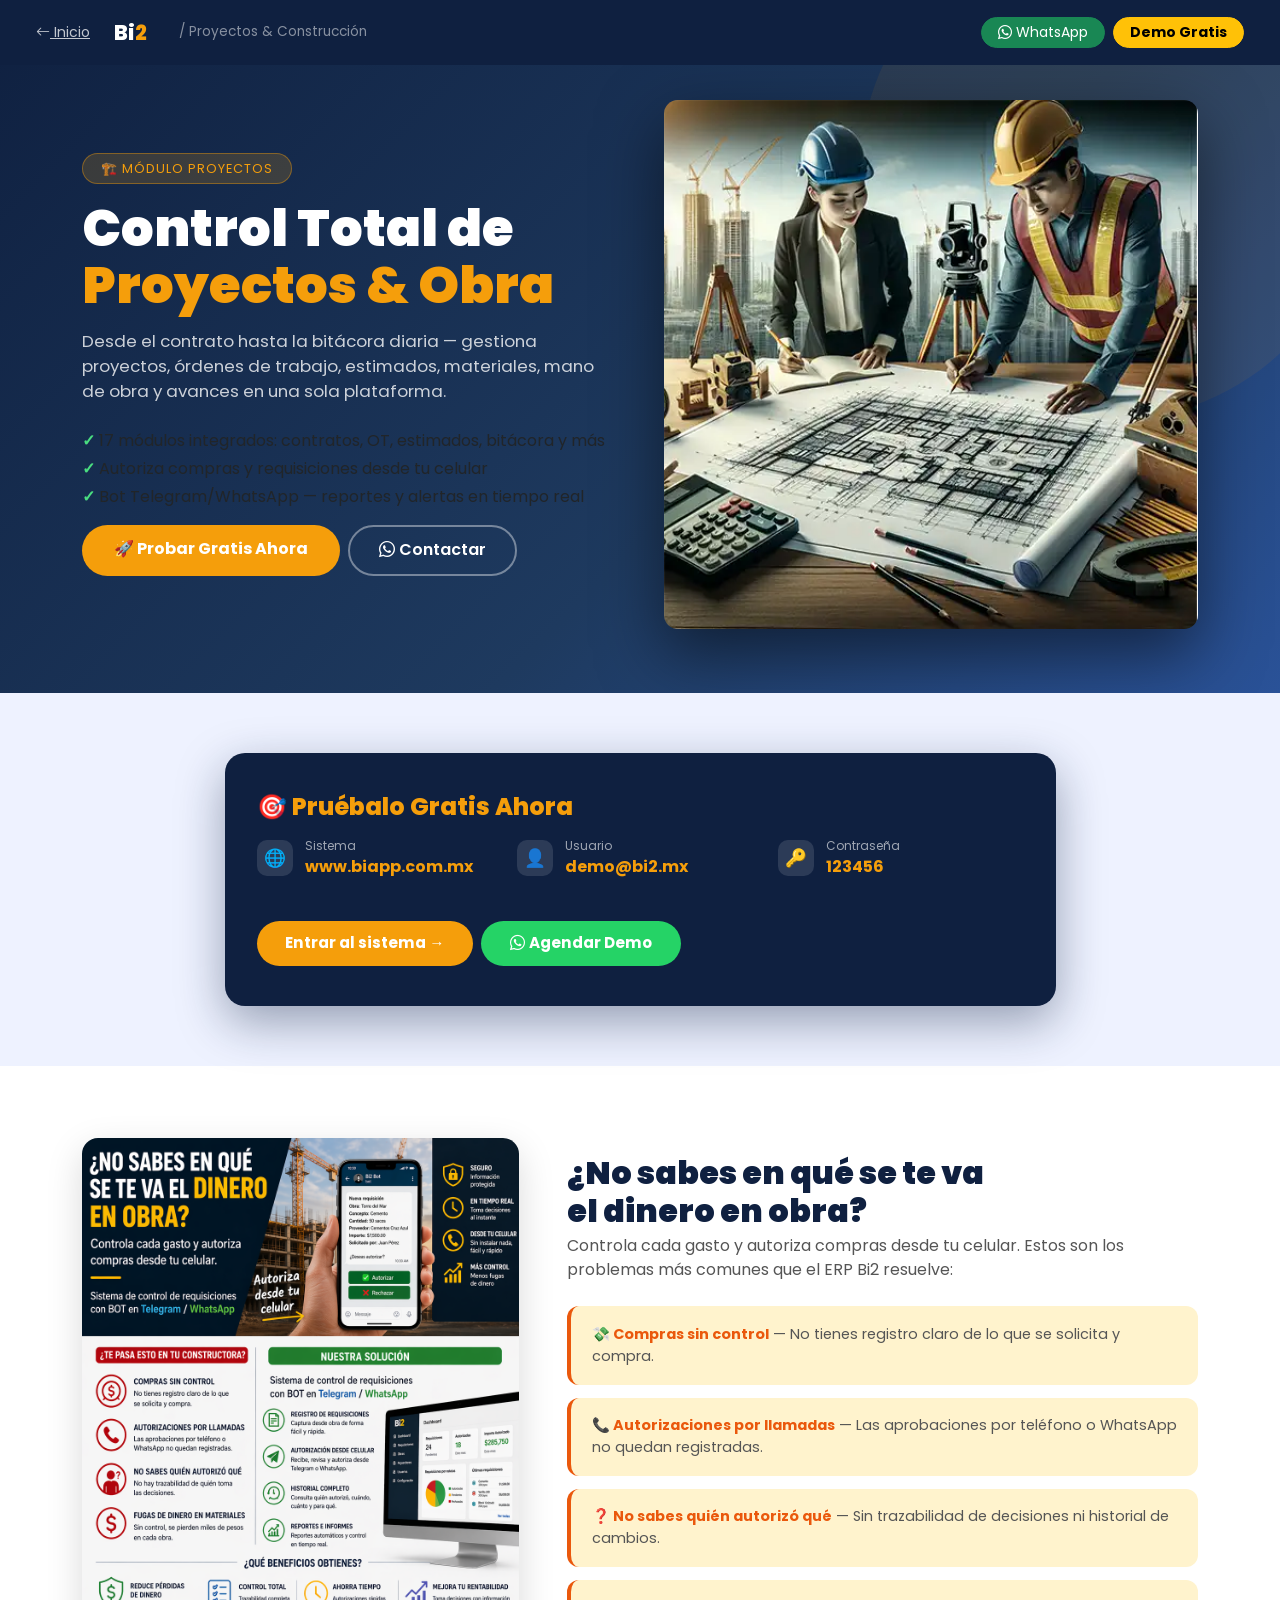
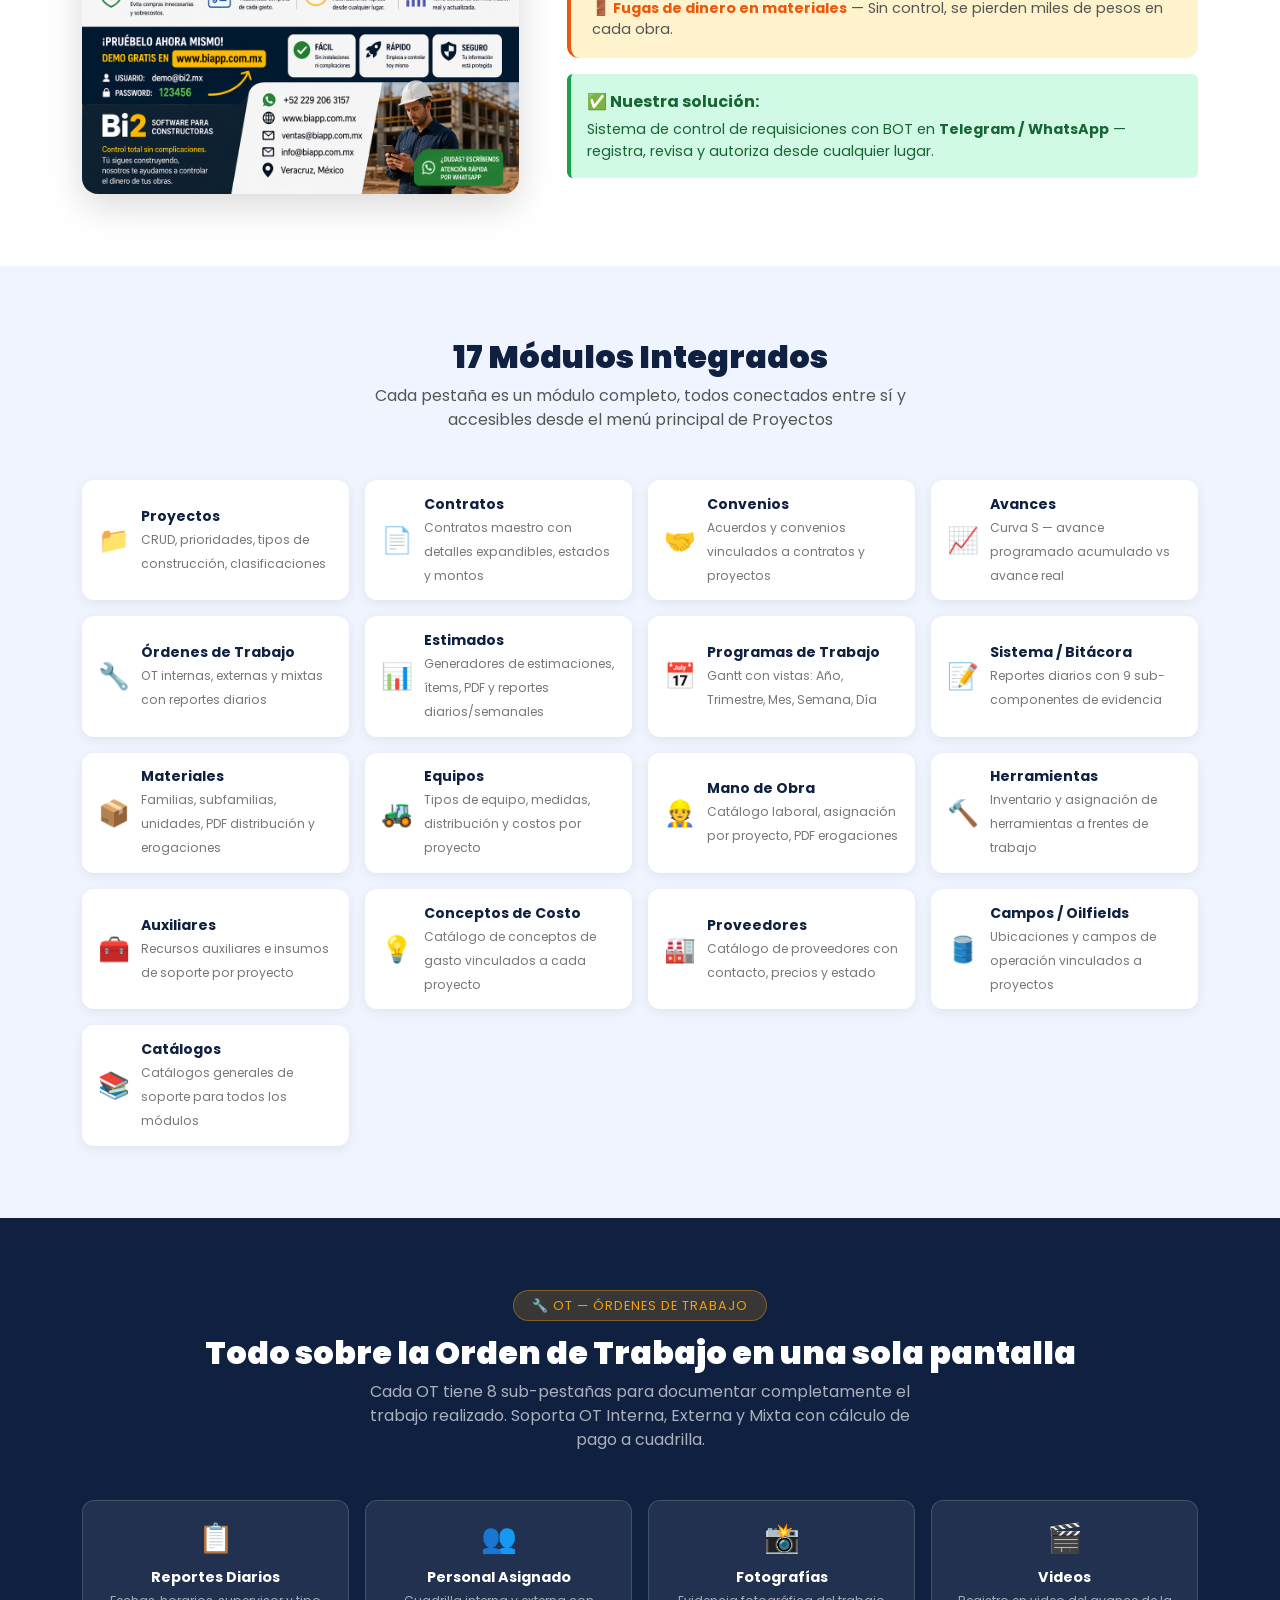
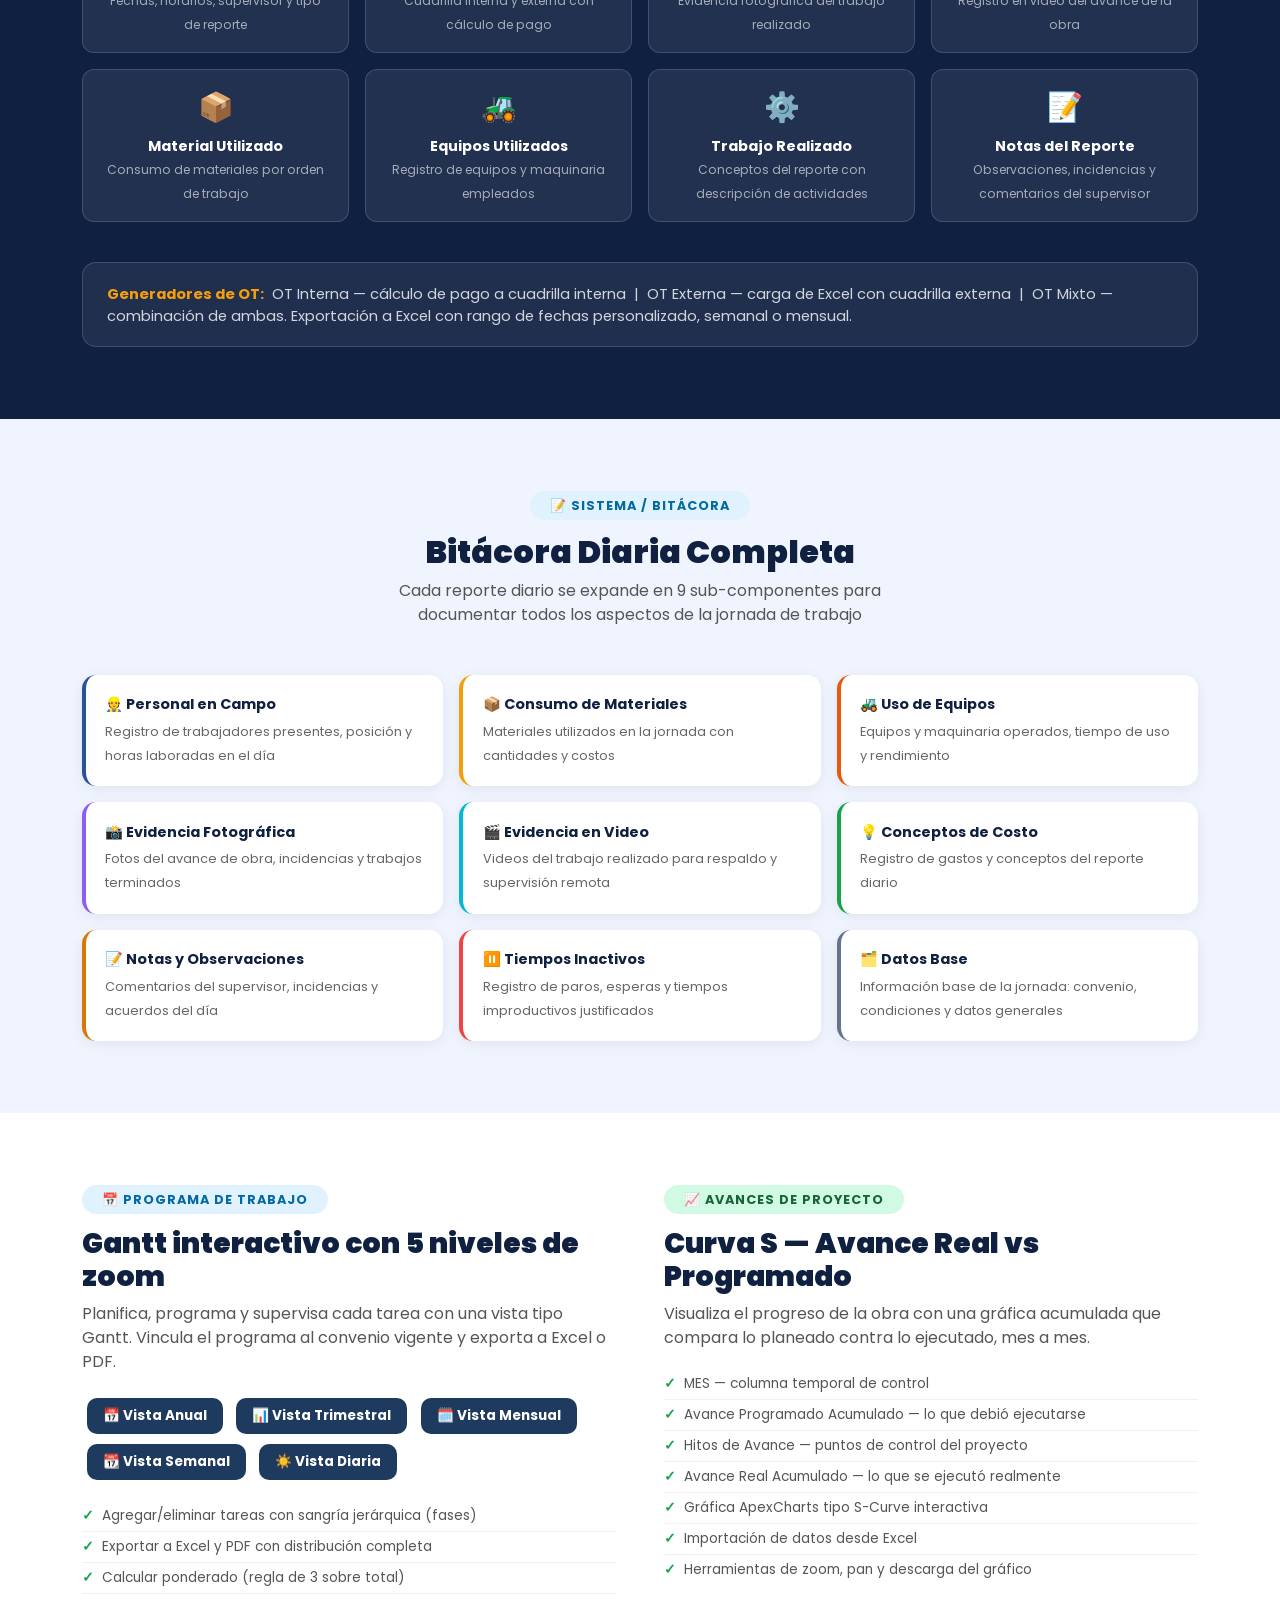
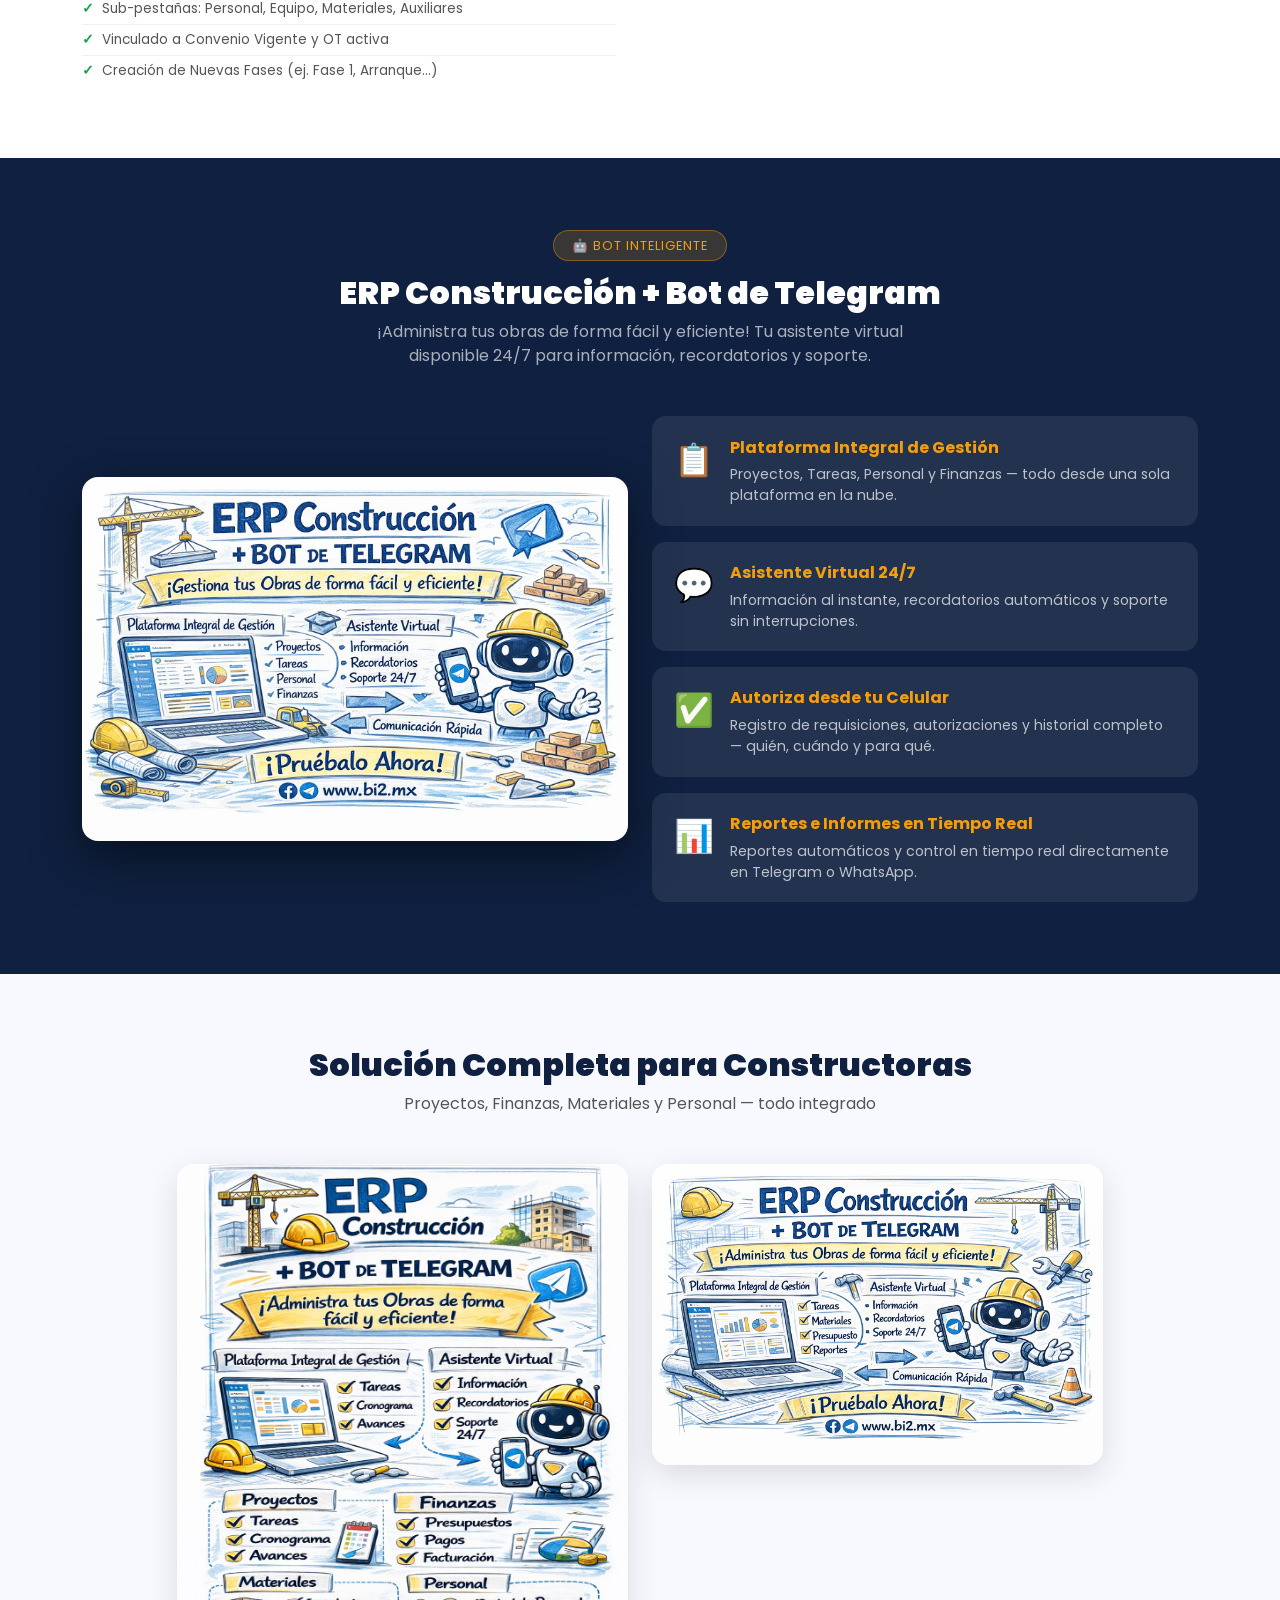
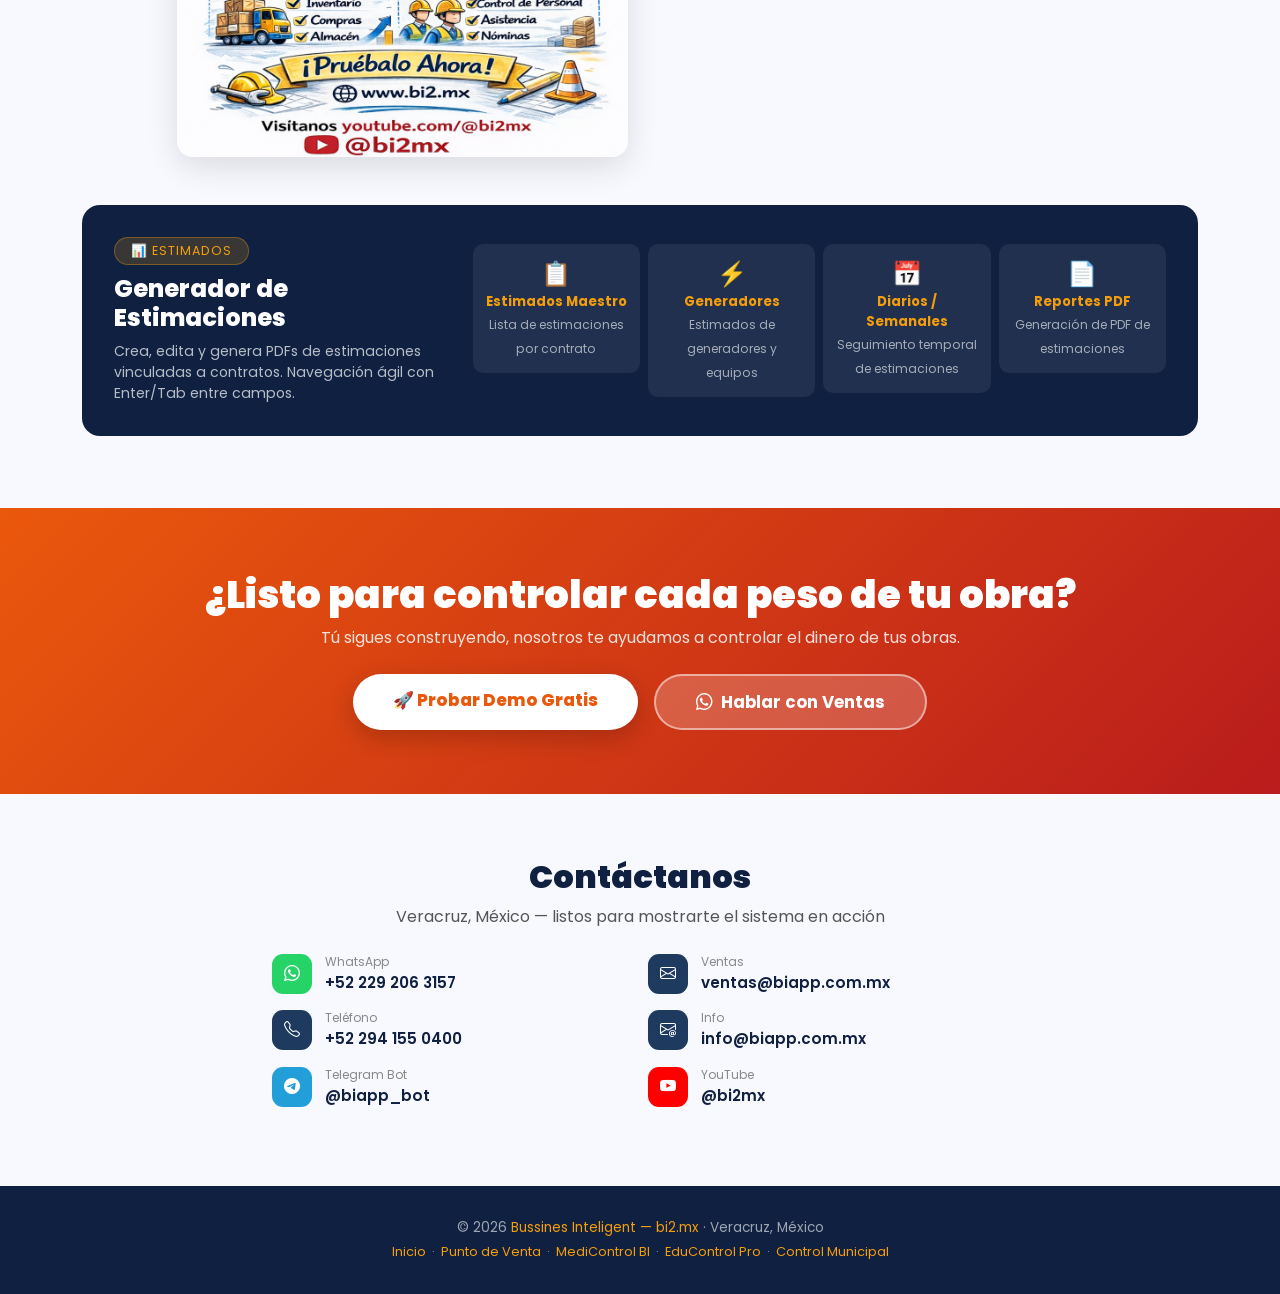
<file: proyectos/index.html>
<!DOCTYPE html>
<html lang="es">
<head>
  <meta charset="UTF-8">
  <meta name="viewport" content="width=device-width, initial-scale=1.0">
  <title>Módulo de Proyectos & Construcción — ERP Bi2</title>
  <meta name="description" content="Controla cada obra desde contratos hasta la bitácora diaria. Proyectos, OT, estimados, materiales, mano de obra, avances y bot Telegram/WhatsApp integrado.">
  <link rel="icon" href="data:image/svg+xml,<svg xmlns='http://www.w3.org/2000/svg' viewBox='0 0 100 100'><text y='.9em' font-size='90'>🏗️</text></svg>">
  <link href="https://cdn.jsdelivr.net/npm/bootstrap@5.3.2/dist/css/bootstrap.min.css" rel="stylesheet">
  <link rel="stylesheet" href="https://cdn.jsdelivr.net/npm/bootstrap-icons@1.11.3/font/bootstrap-icons.css">
  <link href="https://fonts.googleapis.com/css2?family=Poppins:wght@400;600;700;800;900&display=swap" rel="stylesheet">
  <style>
    * { font-family: 'Poppins', sans-serif; }
    :root {
      --primary:      #1e3a5f;
      --primary-dark: #0f2040;
      --primary-light:#2a5298;
      --accent:       #f59e0b;
      --accent2:      #ea580c;
      --green:        #16a34a;
    }

    /* ── NAVBAR ── */
    .navbar { background: var(--primary-dark); padding: .75rem 1.5rem; }
    .navbar-brand { font-weight: 800; font-size: 1.3rem; color: #fff !important; }
    .navbar-brand span { color: var(--accent); }
    .nav-back { color: rgba(255,255,255,.75) !important; font-size: .88rem; }
    .nav-back:hover { color: #fff !important; }

    /* ── HERO ── */
    .hero {
      background: linear-gradient(135deg, var(--primary-dark) 0%, var(--primary) 60%, var(--primary-light) 100%);
      padding: 100px 0 64px; position: relative; overflow: hidden;
    }
    .hero::before {
      content: '';
      position: absolute; top: -80px; right: -80px;
      width: 500px; height: 500px; border-radius: 50%;
      background: rgba(245,158,11,.07); pointer-events: none;
    }
    .hero-badge {
      display: inline-block; background: rgba(245,158,11,.18);
      border: 1px solid rgba(245,158,11,.4); border-radius: 50px;
      padding: 5px 18px; font-size: .8rem; color: var(--accent);
      letter-spacing: 1px; text-transform: uppercase; margin-bottom: 1rem;
    }
    .hero-title { font-size: clamp(2rem,4vw,3.2rem); font-weight: 900; color: #fff; line-height: 1.1; }
    .hero-title span { color: var(--accent); }
    .hero-sub { color: rgba(255,255,255,.78); font-size: 1.05rem; margin: 1rem 0 1.5rem; max-width: 540px; }
    .hero-check { color: #4ade80; font-weight: 700; }
    .hero-img { width: 100%; border-radius: 14px; box-shadow: 0 24px 64px rgba(0,0,0,.5); }
    .btn-hero { background: var(--accent); color: #fff; border: none; padding: .75rem 2rem; border-radius: 50px; font-weight: 700; font-size: 1rem; transition: all .2s; text-decoration: none; display: inline-block; }
    .btn-hero:hover { background: #d97706; color: #fff; transform: translateY(-2px); box-shadow: 0 8px 24px rgba(245,158,11,.4); }
    .btn-hero-ghost { background: transparent; color: #fff; border: 2px solid rgba(255,255,255,.4); padding: .72rem 1.8rem; border-radius: 50px; font-weight: 600; transition: all .2s; text-decoration: none; display: inline-block; }
    .btn-hero-ghost:hover { border-color: #fff; color: #fff; background: rgba(255,255,255,.1); }

    /* ── DEMO ── */
    .demo-section { background: #eef2ff; padding: 60px 0; }
    .demo-card { background: var(--primary-dark); border-radius: 20px; padding: 2.5rem 2rem; color: #fff; box-shadow: 0 16px 48px rgba(15,32,64,.4); }
    .demo-card h3 { font-weight: 800; font-size: 1.5rem; color: var(--accent); margin-bottom: 1rem; }
    .demo-row { display: flex; align-items: center; gap: .75rem; margin-bottom: .6rem; }
    .demo-icon { width: 36px; height: 36px; border-radius: 10px; background: rgba(255,255,255,.12); display: flex; align-items: center; justify-content: center; flex-shrink: 0; font-size: 1.1rem; }
    .btn-demo { background: var(--accent); color: #fff; border: none; padding: .7rem 1.8rem; border-radius: 50px; font-weight: 700; font-size: .95rem; text-decoration: none; display: inline-block; transition: all .2s; margin-top: 1rem; }
    .btn-demo:hover { background: #d97706; color: #fff; transform: translateY(-2px); }

    /* ── PROBLEMA ── */
    .problema-section { background: #fff; padding: 72px 0; }
    .problema-card { background: #fff3cd; border-left: 4px solid var(--accent2); border-radius: 12px; padding: 1.1rem 1.3rem; margin-bottom: .8rem; }
    .problema-card p { margin: 0; font-size: .9rem; color: #555; }
    .problema-card strong { color: var(--accent2); }

    /* ── MÓDULOS TABS ── */
    .tabs-section { background: #f0f4ff; padding: 72px 0; }
    .section-title { font-weight: 900; color: var(--primary-dark); }
    .section-sub { color: #555; max-width: 580px; margin: .5rem auto 0; }
    .tab-chip {
      display: flex; align-items: center; gap: .7rem;
      background: #fff; border-radius: 12px; padding: .85rem 1rem;
      box-shadow: 0 3px 12px rgba(0,0,0,.07);
      transition: transform .2s, box-shadow .2s; height: 100%;
    }
    .tab-chip:hover { transform: translateY(-4px); box-shadow: 0 10px 28px rgba(30,58,95,.15); }
    .tab-chip .tc-icon { font-size: 1.6rem; flex-shrink: 0; }
    .tab-chip strong { font-size: .88rem; color: var(--primary-dark); display: block; }
    .tab-chip small { font-size: .76rem; color: #777; }

    /* ── FUNCIONALIDADES ── */
    .func-section { background: #fff; padding: 72px 0; }
    .func-card { border-radius: 16px; padding: 1.6rem; height: 100%; box-shadow: 0 4px 18px rgba(0,0,0,.07); border-top: 4px solid var(--primary); transition: transform .25s; }
    .func-card:hover { transform: translateY(-5px); }
    .func-card h5 { font-weight: 800; color: var(--primary-dark); margin-bottom: .8rem; font-size: 1rem; }
    .func-list { list-style: none; padding: 0; margin: 0; }
    .func-list li { font-size: .85rem; color: #555; padding: .3rem 0; border-bottom: 1px solid #f0f0f0; display: flex; align-items: flex-start; gap: .5rem; }
    .func-list li:last-child { border-bottom: none; }
    .func-list li::before { content: '✓'; color: var(--green); font-weight: 700; flex-shrink: 0; }

    /* ── OT TABS ── */
    .ot-section { background: var(--primary-dark); padding: 72px 0; }
    .ot-tab { background: rgba(255,255,255,.08); border: 1px solid rgba(255,255,255,.15); border-radius: 12px; padding: 1rem 1.1rem; text-align: center; }
    .ot-tab .ot-icon { font-size: 1.8rem; margin-bottom: .4rem; }
    .ot-tab strong { color: #fff; font-size: .9rem; display: block; }
    .ot-tab small { color: rgba(255,255,255,.6); font-size: .76rem; }

    /* ── BITÁCORA ── */
    .bitacora-section { background: #f0f4ff; padding: 72px 0; }
    .bit-card { background: #fff; border-radius: 14px; padding: 1.2rem; box-shadow: 0 3px 14px rgba(0,0,0,.07); height: 100%; border-left: 4px solid var(--primary-light); }
    .bit-card strong { color: var(--primary-dark); font-size: .9rem; display: block; margin-bottom: .2rem; }
    .bit-card span { font-size: .8rem; color: #666; }

    /* ── PROGRAMA DE TRABAJO ── */
    .prog-section { background: #fff; padding: 72px 0; }
    .vista-chip { display: inline-flex; align-items: center; gap: .5rem; background: var(--primary); color: #fff; border-radius: 10px; padding: .5rem 1rem; font-size: .85rem; font-weight: 700; margin: .3rem; }

    /* ── BOT ── */
    .bot-section { background: #0f2040; padding: 72px 0; }

    /* ── PUBLICIDAD ── */
    .pub-section { background: #f8f9ff; padding: 72px 0; }

    /* ── CTA ── */
    .cta-section { background: linear-gradient(135deg, var(--accent2), #b91c1c); padding: 64px 0; text-align: center; }
    .cta-section h2 { color: #fff; font-weight: 900; font-size: clamp(1.6rem,3vw,2.4rem); }
    .cta-section p { color: rgba(255,255,255,.85); }
    .btn-cta-white { background: #fff; color: var(--accent2); border: none; padding: .85rem 2.5rem; border-radius: 50px; font-weight: 800; font-size: 1.05rem; text-decoration: none; display: inline-block; transition: all .2s; box-shadow: 0 8px 24px rgba(0,0,0,.2); }
    .btn-cta-white:hover { transform: translateY(-3px); color: #b91c1c; }

    /* ── CONTACTO ── */
    .contact-section { background: #f8f9ff; padding: 64px 0; }
    .contact-item { display: flex; align-items: center; gap: .8rem; margin-bottom: .9rem; }
    .contact-icon { width: 40px; height: 40px; border-radius: 11px; background: var(--primary); color: #fff; display: flex; align-items: center; justify-content: center; font-size: 1rem; flex-shrink: 0; }
    .contact-item a { color: var(--primary-dark); font-weight: 600; text-decoration: none; font-size: .95rem; }
    .contact-item a:hover { color: var(--accent2); }

    /* ── FOOTER ── */
    footer { background: var(--primary-dark); color: rgba(255,255,255,.6); padding: 2rem 0; text-align: center; font-size: .85rem; }
    footer a { color: var(--accent); text-decoration: none; }

    /* ── REVEAL ── */
    .reveal { opacity: 0; transform: translateY(28px); transition: opacity .55s ease, transform .55s ease; }
    .reveal.visible { opacity: 1; transform: translateY(0); }
  </style>
</head>
<body>

<!-- NAVBAR -->
<nav class="navbar navbar-dark fixed-top">
  <div class="container-fluid d-flex align-items-center gap-3">
    <a href="../" class="nav-back"><i class="bi bi-arrow-left"></i> Inicio</a>
    <a class="navbar-brand ms-2" href="../">Bi<span>2</span></a>
    <span class="text-white-50 d-none d-sm-inline" style="font-size:.85rem">/ Proyectos & Construcción</span>
    <div class="ms-auto d-flex gap-2 align-items-center">
      <a href="https://wa.me/522292063157" target="_blank" class="btn btn-sm btn-success rounded-pill px-3"><i class="bi bi-whatsapp me-1"></i>WhatsApp</a>
      <a href="https://www.biapp.com.mx" target="_blank" class="btn btn-sm btn-warning rounded-pill px-3 fw-bold">Demo Gratis</a>
    </div>
  </div>
</nav>

<!-- HERO -->
<section class="hero">
  <div class="container">
    <div class="row align-items-center g-5">
      <div class="col-lg-6 reveal">
        <span class="hero-badge">🏗️ Módulo Proyectos</span>
        <h1 class="hero-title">Control Total de<br><span>Proyectos & Obra</span></h1>
        <p class="hero-sub">Desde el contrato hasta la bitácora diaria — gestiona proyectos, órdenes de trabajo, estimados, materiales, mano de obra y avances en una sola plataforma.</p>
        <div class="mb-3">
          <div class="mb-1"><span class="hero-check">✓</span> <span class="text-white-75">17 módulos integrados: contratos, OT, estimados, bitácora y más</span></div>
          <div class="mb-1"><span class="hero-check">✓</span> <span class="text-white-75">Autoriza compras y requisiciones desde tu celular</span></div>
          <div class="mb-1"><span class="hero-check">✓</span> <span class="text-white-75">Bot Telegram/WhatsApp — reportes y alertas en tiempo real</span></div>
        </div>
        <div class="d-flex flex-wrap gap-2 mt-3">
          <a href="https://www.biapp.com.mx" target="_blank" class="btn-hero">🚀 Probar Gratis Ahora</a>
          <a href="https://wa.me/522292063157" target="_blank" class="btn-hero-ghost"><i class="bi bi-whatsapp me-1"></i>Contactar</a>
        </div>
      </div>
      <div class="col-lg-6 reveal">
        <img src="./control obra.png" alt="Control de Obra — ERP Bi2" class="hero-img">
      </div>
    </div>
  </div>
</section>

<!-- DEMO -->
<section class="demo-section">
  <div class="container">
    <div class="row justify-content-center">
      <div class="col-lg-9">
        <div class="demo-card reveal">
          <h3>🎯 Pruébalo Gratis Ahora</h3>
          <div class="row g-3">
            <div class="col-sm-4">
              <div class="demo-row">
                <div class="demo-icon">🌐</div>
                <div><div style="font-size:.75rem;color:rgba(255,255,255,.6)">Sistema</div><strong style="color:var(--accent);">www.biapp.com.mx</strong></div>
              </div>
            </div>
            <div class="col-sm-4">
              <div class="demo-row">
                <div class="demo-icon">👤</div>
                <div><div style="font-size:.75rem;color:rgba(255,255,255,.6)">Usuario</div><strong style="color:var(--accent);">demo@bi2.mx</strong></div>
              </div>
            </div>
            <div class="col-sm-4">
              <div class="demo-row">
                <div class="demo-icon">🔑</div>
                <div><div style="font-size:.75rem;color:rgba(255,255,255,.6)">Contraseña</div><strong style="color:var(--accent);">123456</strong></div>
              </div>
            </div>
          </div>
          <div class="d-flex flex-wrap gap-2 mt-3">
            <a href="https://www.biapp.com.mx" target="_blank" class="btn-demo">Entrar al sistema →</a>
            <a href="https://wa.me/522292063157?text=Hola%2C%20quiero%20una%20demo%20del%20m%C3%B3dulo%20de%20Proyectos%20Bi2" target="_blank" class="btn-demo" style="background:#25D366;">
              <i class="bi bi-whatsapp me-1"></i>Agendar Demo
            </a>
          </div>
        </div>
      </div>
    </div>
  </div>
</section>

<!-- PROBLEMA -->
<section class="problema-section">
  <div class="container">
    <div class="row align-items-center g-5">
      <div class="col-lg-5 reveal">
        <img src="./demo para obras.png" alt="Control de dinero en obra — Bi2"
             style="width:100%;border-radius:16px;box-shadow:0 12px 36px rgba(0,0,0,.15);">
      </div>
      <div class="col-lg-7 reveal">
        <h2 class="section-title mb-1">¿No sabes en qué se te va<br>el dinero en obra?</h2>
        <p style="color:#555;margin-bottom:1.5rem;">Controla cada gasto y autoriza compras desde tu celular. Estos son los problemas más comunes que el ERP Bi2 resuelve:</p>
        <div class="problema-card">
          <p><strong>💸 Compras sin control</strong> — No tienes registro claro de lo que se solicita y compra.</p>
        </div>
        <div class="problema-card">
          <p><strong>📞 Autorizaciones por llamadas</strong> — Las aprobaciones por teléfono o WhatsApp no quedan registradas.</p>
        </div>
        <div class="problema-card">
          <p><strong>❓ No sabes quién autorizó qué</strong> — Sin trazabilidad de decisiones ni historial de cambios.</p>
        </div>
        <div class="problema-card">
          <p><strong>🚪 Fugas de dinero en materiales</strong> — Sin control, se pierden miles de pesos en cada obra.</p>
        </div>
        <div class="mt-3 p-3 rounded" style="background:#d1fae5;border-left:4px solid #16a34a;">
          <strong style="color:#166534;">✅ Nuestra solución:</strong>
          <p style="color:#166534;margin:.3rem 0 0;font-size:.9rem;">Sistema de control de requisiciones con BOT en <strong>Telegram / WhatsApp</strong> — registra, revisa y autoriza desde cualquier lugar.</p>
        </div>
      </div>
    </div>
  </div>
</section>

<!-- 17 MÓDULOS / TABS -->
<section class="tabs-section">
  <div class="container">
    <div class="text-center mb-5 reveal">
      <h2 class="section-title">17 Módulos Integrados</h2>
      <p class="section-sub">Cada pestaña es un módulo completo, todos conectados entre sí y accesibles desde el menú principal de Proyectos</p>
    </div>
    <div class="row g-3">

      <div class="col-6 col-sm-4 col-lg-3 reveal">
        <div class="tab-chip">
          <span class="tc-icon">📁</span>
          <div><strong>Proyectos</strong><small>CRUD, prioridades, tipos de construcción, clasificaciones</small></div>
        </div>
      </div>

      <div class="col-6 col-sm-4 col-lg-3 reveal">
        <div class="tab-chip">
          <span class="tc-icon">📄</span>
          <div><strong>Contratos</strong><small>Contratos maestro con detalles expandibles, estados y montos</small></div>
        </div>
      </div>

      <div class="col-6 col-sm-4 col-lg-3 reveal">
        <div class="tab-chip">
          <span class="tc-icon">🤝</span>
          <div><strong>Convenios</strong><small>Acuerdos y convenios vinculados a contratos y proyectos</small></div>
        </div>
      </div>

      <div class="col-6 col-sm-4 col-lg-3 reveal">
        <div class="tab-chip">
          <span class="tc-icon">📈</span>
          <div><strong>Avances</strong><small>Curva S — avance programado acumulado vs avance real</small></div>
        </div>
      </div>

      <div class="col-6 col-sm-4 col-lg-3 reveal">
        <div class="tab-chip">
          <span class="tc-icon">🔧</span>
          <div><strong>Órdenes de Trabajo</strong><small>OT internas, externas y mixtas con reportes diarios</small></div>
        </div>
      </div>

      <div class="col-6 col-sm-4 col-lg-3 reveal">
        <div class="tab-chip">
          <span class="tc-icon">📊</span>
          <div><strong>Estimados</strong><small>Generadores de estimaciones, ítems, PDF y reportes diarios/semanales</small></div>
        </div>
      </div>

      <div class="col-6 col-sm-4 col-lg-3 reveal">
        <div class="tab-chip">
          <span class="tc-icon">📅</span>
          <div><strong>Programas de Trabajo</strong><small>Gantt con vistas: Año, Trimestre, Mes, Semana, Día</small></div>
        </div>
      </div>

      <div class="col-6 col-sm-4 col-lg-3 reveal">
        <div class="tab-chip">
          <span class="tc-icon">📝</span>
          <div><strong>Sistema / Bitácora</strong><small>Reportes diarios con 9 sub-componentes de evidencia</small></div>
        </div>
      </div>

      <div class="col-6 col-sm-4 col-lg-3 reveal">
        <div class="tab-chip">
          <span class="tc-icon">📦</span>
          <div><strong>Materiales</strong><small>Familias, subfamilias, unidades, PDF distribución y erogaciones</small></div>
        </div>
      </div>

      <div class="col-6 col-sm-4 col-lg-3 reveal">
        <div class="tab-chip">
          <span class="tc-icon">🚜</span>
          <div><strong>Equipos</strong><small>Tipos de equipo, medidas, distribución y costos por proyecto</small></div>
        </div>
      </div>

      <div class="col-6 col-sm-4 col-lg-3 reveal">
        <div class="tab-chip">
          <span class="tc-icon">👷</span>
          <div><strong>Mano de Obra</strong><small>Catálogo laboral, asignación por proyecto, PDF erogaciones</small></div>
        </div>
      </div>

      <div class="col-6 col-sm-4 col-lg-3 reveal">
        <div class="tab-chip">
          <span class="tc-icon">🔨</span>
          <div><strong>Herramientas</strong><small>Inventario y asignación de herramientas a frentes de trabajo</small></div>
        </div>
      </div>

      <div class="col-6 col-sm-4 col-lg-3 reveal">
        <div class="tab-chip">
          <span class="tc-icon">🧰</span>
          <div><strong>Auxiliares</strong><small>Recursos auxiliares e insumos de soporte por proyecto</small></div>
        </div>
      </div>

      <div class="col-6 col-sm-4 col-lg-3 reveal">
        <div class="tab-chip">
          <span class="tc-icon">💡</span>
          <div><strong>Conceptos de Costo</strong><small>Catálogo de conceptos de gasto vinculados a cada proyecto</small></div>
        </div>
      </div>

      <div class="col-6 col-sm-4 col-lg-3 reveal">
        <div class="tab-chip">
          <span class="tc-icon">🏭</span>
          <div><strong>Proveedores</strong><small>Catálogo de proveedores con contacto, precios y estado</small></div>
        </div>
      </div>

      <div class="col-6 col-sm-4 col-lg-3 reveal">
        <div class="tab-chip">
          <span class="tc-icon">🛢️</span>
          <div><strong>Campos / Oilfields</strong><small>Ubicaciones y campos de operación vinculados a proyectos</small></div>
        </div>
      </div>

      <div class="col-6 col-sm-4 col-lg-3 reveal">
        <div class="tab-chip">
          <span class="tc-icon">📚</span>
          <div><strong>Catálogos</strong><small>Catálogos generales de soporte para todos los módulos</small></div>
        </div>
      </div>

    </div>
  </div>
</section>

<!-- ÓRDENES DE TRABAJO -->
<section class="ot-section">
  <div class="container">
    <div class="text-center mb-5 reveal">
      <span style="display:inline-block;background:rgba(245,158,11,.18);border:1px solid rgba(245,158,11,.4);border-radius:50px;padding:5px 18px;font-size:.8rem;color:var(--accent);letter-spacing:1px;text-transform:uppercase;margin-bottom:.8rem;">🔧 OT — Órdenes de Trabajo</span>
      <h2 style="font-weight:900;color:#fff;">Todo sobre la Orden de Trabajo en una sola pantalla</h2>
      <p style="color:rgba(255,255,255,.65);max-width:560px;margin:.5rem auto 0;">Cada OT tiene 8 sub-pestañas para documentar completamente el trabajo realizado. Soporta OT Interna, Externa y Mixta con cálculo de pago a cuadrilla.</p>
    </div>
    <div class="row g-3">
      <div class="col-6 col-sm-4 col-lg-3 reveal">
        <div class="ot-tab">
          <div class="ot-icon">📋</div>
          <strong>Reportes Diarios</strong>
          <small>Fechas, horarios, supervisor y tipo de reporte</small>
        </div>
      </div>
      <div class="col-6 col-sm-4 col-lg-3 reveal">
        <div class="ot-tab">
          <div class="ot-icon">👥</div>
          <strong>Personal Asignado</strong>
          <small>Cuadrilla interna y externa con cálculo de pago</small>
        </div>
      </div>
      <div class="col-6 col-sm-4 col-lg-3 reveal">
        <div class="ot-tab">
          <div class="ot-icon">📸</div>
          <strong>Fotografías</strong>
          <small>Evidencia fotográfica del trabajo realizado</small>
        </div>
      </div>
      <div class="col-6 col-sm-4 col-lg-3 reveal">
        <div class="ot-tab">
          <div class="ot-icon">🎬</div>
          <strong>Videos</strong>
          <small>Registro en video del avance de la obra</small>
        </div>
      </div>
      <div class="col-6 col-sm-4 col-lg-3 reveal">
        <div class="ot-tab">
          <div class="ot-icon">📦</div>
          <strong>Material Utilizado</strong>
          <small>Consumo de materiales por orden de trabajo</small>
        </div>
      </div>
      <div class="col-6 col-sm-4 col-lg-3 reveal">
        <div class="ot-tab">
          <div class="ot-icon">🚜</div>
          <strong>Equipos Utilizados</strong>
          <small>Registro de equipos y maquinaria empleados</small>
        </div>
      </div>
      <div class="col-6 col-sm-4 col-lg-3 reveal">
        <div class="ot-tab">
          <div class="ot-icon">⚙️</div>
          <strong>Trabajo Realizado</strong>
          <small>Conceptos del reporte con descripción de actividades</small>
        </div>
      </div>
      <div class="col-6 col-sm-4 col-lg-3 reveal">
        <div class="ot-tab">
          <div class="ot-icon">📝</div>
          <strong>Notas del Reporte</strong>
          <small>Observaciones, incidencias y comentarios del supervisor</small>
        </div>
      </div>
    </div>
    <div class="row mt-4 g-3 reveal">
      <div class="col-12">
        <div style="background:rgba(255,255,255,.07);border:1px solid rgba(255,255,255,.15);border-radius:14px;padding:1.2rem 1.5rem;">
          <p style="color:rgba(255,255,255,.8);margin:0;font-size:.92rem;"><strong style="color:var(--accent);">Generadores de OT:</strong> &nbsp;OT Interna — cálculo de pago a cuadrilla interna &nbsp;|&nbsp; OT Externa — carga de Excel con cuadrilla externa &nbsp;|&nbsp; OT Mixto — combinación de ambas. Exportación a Excel con rango de fechas personalizado, semanal o mensual.</p>
        </div>
      </div>
    </div>
  </div>
</section>

<!-- BITÁCORA SISTEMA -->
<section class="bitacora-section">
  <div class="container">
    <div class="text-center mb-5 reveal">
      <span style="display:inline-block;background:#e0f2fe;color:#0369a1;border-radius:50px;padding:5px 20px;font-size:.8rem;font-weight:700;letter-spacing:1px;text-transform:uppercase;margin-bottom:.8rem;">📝 Sistema / Bitácora</span>
      <h2 class="section-title">Bitácora Diaria Completa</h2>
      <p class="section-sub">Cada reporte diario se expande en 9 sub-componentes para documentar todos los aspectos de la jornada de trabajo</p>
    </div>
    <div class="row g-3">
      <div class="col-sm-6 col-lg-4 reveal">
        <div class="bit-card">
          <strong>👷 Personal en Campo</strong>
          <span>Registro de trabajadores presentes, posición y horas laboradas en el día</span>
        </div>
      </div>
      <div class="col-sm-6 col-lg-4 reveal">
        <div class="bit-card" style="border-left-color:#f59e0b;">
          <strong>📦 Consumo de Materiales</strong>
          <span>Materiales utilizados en la jornada con cantidades y costos</span>
        </div>
      </div>
      <div class="col-sm-6 col-lg-4 reveal">
        <div class="bit-card" style="border-left-color:#ea580c;">
          <strong>🚜 Uso de Equipos</strong>
          <span>Equipos y maquinaria operados, tiempo de uso y rendimiento</span>
        </div>
      </div>
      <div class="col-sm-6 col-lg-4 reveal">
        <div class="bit-card" style="border-left-color:#8b5cf6;">
          <strong>📸 Evidencia Fotográfica</strong>
          <span>Fotos del avance de obra, incidencias y trabajos terminados</span>
        </div>
      </div>
      <div class="col-sm-6 col-lg-4 reveal">
        <div class="bit-card" style="border-left-color:#06b6d4;">
          <strong>🎬 Evidencia en Video</strong>
          <span>Videos del trabajo realizado para respaldo y supervisión remota</span>
        </div>
      </div>
      <div class="col-sm-6 col-lg-4 reveal">
        <div class="bit-card" style="border-left-color:#16a34a;">
          <strong>💡 Conceptos de Costo</strong>
          <span>Registro de gastos y conceptos del reporte diario</span>
        </div>
      </div>
      <div class="col-sm-6 col-lg-4 reveal">
        <div class="bit-card" style="border-left-color:#d97706;">
          <strong>📝 Notas y Observaciones</strong>
          <span>Comentarios del supervisor, incidencias y acuerdos del día</span>
        </div>
      </div>
      <div class="col-sm-6 col-lg-4 reveal">
        <div class="bit-card" style="border-left-color:#ef4444;">
          <strong>⏸️ Tiempos Inactivos</strong>
          <span>Registro de paros, esperas y tiempos improductivos justificados</span>
        </div>
      </div>
      <div class="col-sm-6 col-lg-4 reveal">
        <div class="bit-card" style="border-left-color:#64748b;">
          <strong>🗂️ Datos Base</strong>
          <span>Información base de la jornada: convenio, condiciones y datos generales</span>
        </div>
      </div>
    </div>
  </div>
</section>

<!-- PROGRAMA DE TRABAJO + AVANCES -->
<section class="prog-section">
  <div class="container">
    <div class="row g-5 align-items-start">
      <div class="col-lg-6 reveal">
        <span style="display:inline-block;background:#e0f2fe;color:#0369a1;border-radius:50px;padding:5px 20px;font-size:.8rem;font-weight:700;letter-spacing:1px;text-transform:uppercase;margin-bottom:.8rem;">📅 Programa de Trabajo</span>
        <h3 class="section-title">Gantt interactivo con 5 niveles de zoom</h3>
        <p style="color:#555;margin:.5rem 0 1.2rem;">Planifica, programa y supervisa cada tarea con una vista tipo Gantt. Vincula el programa al convenio vigente y exporta a Excel o PDF.</p>
        <div class="mb-3">
          <span class="vista-chip">📅 Vista Anual</span>
          <span class="vista-chip">📊 Vista Trimestral</span>
          <span class="vista-chip">🗓️ Vista Mensual</span>
          <span class="vista-chip">📆 Vista Semanal</span>
          <span class="vista-chip">☀️ Vista Diaria</span>
        </div>
        <ul class="func-list">
          <li>Agregar/eliminar tareas con sangría jerárquica (fases)</li>
          <li>Exportar a Excel y PDF con distribución completa</li>
          <li>Calcular ponderado (regla de 3 sobre total)</li>
          <li>Sub-pestañas: Personal, Equipo, Materiales, Auxiliares</li>
          <li>Vinculado a Convenio Vigente y OT activa</li>
          <li>Creación de Nuevas Fases (ej. Fase 1, Arranque…)</li>
        </ul>
      </div>
      <div class="col-lg-6 reveal">
        <span style="display:inline-block;background:#d1fae5;color:#166534;border-radius:50px;padding:5px 20px;font-size:.8rem;font-weight:700;letter-spacing:1px;text-transform:uppercase;margin-bottom:.8rem;">📈 Avances de Proyecto</span>
        <h3 class="section-title">Curva S — Avance Real vs Programado</h3>
        <p style="color:#555;margin:.5rem 0 1.2rem;">Visualiza el progreso de la obra con una gráfica acumulada que compara lo planeado contra lo ejecutado, mes a mes.</p>
        <ul class="func-list">
          <li>MES — columna temporal de control</li>
          <li>Avance Programado Acumulado — lo que debió ejecutarse</li>
          <li>Hitos de Avance — puntos de control del proyecto</li>
          <li>Avance Real Acumulado — lo que se ejecutó realmente</li>
          <li>Gráfica ApexCharts tipo S-Curve interactiva</li>
          <li>Importación de datos desde Excel</li>
          <li>Herramientas de zoom, pan y descarga del gráfico</li>
        </ul>
      </div>
    </div>
  </div>
</section>

<!-- BOT -->
<section class="bot-section">
  <div class="container">
    <div class="text-center mb-5 reveal">
      <span style="display:inline-block;background:rgba(245,158,11,.18);border:1px solid rgba(245,158,11,.4);border-radius:50px;padding:5px 18px;font-size:.8rem;color:var(--accent);letter-spacing:1px;text-transform:uppercase;margin-bottom:.8rem;">🤖 Bot Inteligente</span>
      <h2 style="font-weight:900;color:#fff;">ERP Construcción + Bot de Telegram</h2>
      <p style="color:rgba(255,255,255,.65);max-width:560px;margin:.5rem auto 0;">¡Administra tus obras de forma fácil y eficiente! Tu asistente virtual disponible 24/7 para información, recordatorios y soporte.</p>
    </div>
    <div class="row g-4 align-items-center">
      <div class="col-md-6 reveal">
        <img src="./Gestión de obras con ERP y bot.png" alt="ERP Construcción + Bot Telegram Bi2"
             style="width:100%;border-radius:16px;box-shadow:0 16px 48px rgba(0,0,0,.5);">
      </div>
      <div class="col-md-6 reveal">
        <div class="row g-3">
          <div class="col-12">
            <div style="background:rgba(255,255,255,.08);border-radius:14px;padding:1.2rem 1.4rem;display:flex;gap:1rem;align-items:flex-start;">
              <span style="font-size:2rem;flex-shrink:0;">📋</span>
              <div>
                <strong style="color:var(--accent);font-size:1rem;">Plataforma Integral de Gestión</strong>
                <p style="color:rgba(255,255,255,.7);margin:.3rem 0 0;font-size:.88rem;">Proyectos, Tareas, Personal y Finanzas — todo desde una sola plataforma en la nube.</p>
              </div>
            </div>
          </div>
          <div class="col-12">
            <div style="background:rgba(255,255,255,.08);border-radius:14px;padding:1.2rem 1.4rem;display:flex;gap:1rem;align-items:flex-start;">
              <span style="font-size:2rem;flex-shrink:0;">💬</span>
              <div>
                <strong style="color:var(--accent);font-size:1rem;">Asistente Virtual 24/7</strong>
                <p style="color:rgba(255,255,255,.7);margin:.3rem 0 0;font-size:.88rem;">Información al instante, recordatorios automáticos y soporte sin interrupciones.</p>
              </div>
            </div>
          </div>
          <div class="col-12">
            <div style="background:rgba(255,255,255,.08);border-radius:14px;padding:1.2rem 1.4rem;display:flex;gap:1rem;align-items:flex-start;">
              <span style="font-size:2rem;flex-shrink:0;">✅</span>
              <div>
                <strong style="color:var(--accent);font-size:1rem;">Autoriza desde tu Celular</strong>
                <p style="color:rgba(255,255,255,.7);margin:.3rem 0 0;font-size:.88rem;">Registro de requisiciones, autorizaciones y historial completo — quién, cuándo y para qué.</p>
              </div>
            </div>
          </div>
          <div class="col-12">
            <div style="background:rgba(255,255,255,.08);border-radius:14px;padding:1.2rem 1.4rem;display:flex;gap:1rem;align-items:flex-start;">
              <span style="font-size:2rem;flex-shrink:0;">📊</span>
              <div>
                <strong style="color:var(--accent);font-size:1rem;">Reportes e Informes en Tiempo Real</strong>
                <p style="color:rgba(255,255,255,.7);margin:.3rem 0 0;font-size:.88rem;">Reportes automáticos y control en tiempo real directamente en Telegram o WhatsApp.</p>
              </div>
            </div>
          </div>
        </div>
      </div>
    </div>
  </div>
</section>

<!-- PUBLICIDAD -->
<section class="pub-section">
  <div class="container">
    <div class="text-center mb-5 reveal">
      <h2 class="section-title">Solución Completa para Constructoras</h2>
      <p class="section-sub">Proyectos, Finanzas, Materiales y Personal — todo integrado</p>
    </div>
    <div class="row g-4 justify-content-center">
      <div class="col-md-5 reveal">
        <img src="./erp construccion.png" alt="ERP Construcción — Proyectos, Finanzas, Materiales, Personal"
             style="width:100%;border-radius:16px;box-shadow:0 10px 32px rgba(0,0,0,.12);">
      </div>
      <div class="col-md-5 reveal">
        <img src="./Publicidad de ERP para construcción.png" alt="ERP Construcción + Bot Telegram — Administra tus obras"
             style="width:100%;border-radius:16px;box-shadow:0 10px 32px rgba(0,0,0,.12);">
      </div>
    </div>
    <!-- ESTIMADOS -->
    <div class="row g-4 mt-4">
      <div class="col-12 reveal">
        <div style="background:var(--primary-dark);border-radius:18px;padding:2rem;color:#fff;">
          <div class="row align-items-center g-4">
            <div class="col-lg-4">
              <span style="display:inline-block;background:rgba(245,158,11,.18);border:1px solid rgba(245,158,11,.35);border-radius:50px;padding:4px 16px;font-size:.78rem;color:var(--accent);letter-spacing:1px;text-transform:uppercase;margin-bottom:.6rem;">📊 Estimados</span>
              <h4 style="font-weight:800;color:#fff;margin-bottom:.5rem;">Generador de Estimaciones</h4>
              <p style="color:rgba(255,255,255,.7);font-size:.88rem;margin:0;">Crea, edita y genera PDFs de estimaciones vinculadas a contratos. Navegación ágil con Enter/Tab entre campos.</p>
            </div>
            <div class="col-lg-8">
              <div class="row g-2">
                <div class="col-sm-6 col-lg-3">
                  <div style="background:rgba(255,255,255,.07);border-radius:10px;padding:.8rem;text-align:center;">
                    <div style="font-size:1.5rem;">📋</div>
                    <strong style="color:var(--accent);font-size:.82rem;display:block;">Estimados Maestro</strong>
                    <small style="color:rgba(255,255,255,.6);font-size:.76rem;">Lista de estimaciones por contrato</small>
                  </div>
                </div>
                <div class="col-sm-6 col-lg-3">
                  <div style="background:rgba(255,255,255,.07);border-radius:10px;padding:.8rem;text-align:center;">
                    <div style="font-size:1.5rem;">⚡</div>
                    <strong style="color:var(--accent);font-size:.82rem;display:block;">Generadores</strong>
                    <small style="color:rgba(255,255,255,.6);font-size:.76rem;">Estimados de generadores y equipos</small>
                  </div>
                </div>
                <div class="col-sm-6 col-lg-3">
                  <div style="background:rgba(255,255,255,.07);border-radius:10px;padding:.8rem;text-align:center;">
                    <div style="font-size:1.5rem;">📅</div>
                    <strong style="color:var(--accent);font-size:.82rem;display:block;">Diarios / Semanales</strong>
                    <small style="color:rgba(255,255,255,.6);font-size:.76rem;">Seguimiento temporal de estimaciones</small>
                  </div>
                </div>
                <div class="col-sm-6 col-lg-3">
                  <div style="background:rgba(255,255,255,.07);border-radius:10px;padding:.8rem;text-align:center;">
                    <div style="font-size:1.5rem;">📄</div>
                    <strong style="color:var(--accent);font-size:.82rem;display:block;">Reportes PDF</strong>
                    <small style="color:rgba(255,255,255,.6);font-size:.76rem;">Generación de PDF de estimaciones</small>
                  </div>
                </div>
              </div>
            </div>
          </div>
        </div>
      </div>
    </div>
  </div>
</section>

<!-- CTA -->
<section class="cta-section reveal">
  <div class="container">
    <h2>¿Listo para controlar cada peso de tu obra?</h2>
    <p>Tú sigues construyendo, nosotros te ayudamos a controlar el dinero de tus obras.</p>
    <div class="d-flex flex-wrap justify-content-center gap-3 mt-4">
      <a href="https://www.biapp.com.mx" target="_blank" class="btn-cta-white">🚀 Probar Demo Gratis</a>
      <a href="https://wa.me/522292063157?text=Quiero%20una%20demo%20del%20m%C3%B3dulo%20de%20Proyectos%20Bi2"
         target="_blank"
         style="background:rgba(255,255,255,.2);color:#fff;border:2px solid rgba(255,255,255,.5);padding:.85rem 2.5rem;border-radius:50px;font-weight:700;font-size:1.05rem;text-decoration:none;display:inline-block;transition:all .2s;"
         onmouseover="this.style.background='rgba(255,255,255,.3)'" onmouseout="this.style.background='rgba(255,255,255,.2)'">
        <i class="bi bi-whatsapp me-2"></i>Hablar con Ventas
      </a>
    </div>
  </div>
</section>

<!-- CONTACTO -->
<section class="contact-section">
  <div class="container">
    <div class="row justify-content-center">
      <div class="col-lg-8">
        <div class="text-center mb-4 reveal">
          <h2 class="section-title">Contáctanos</h2>
          <p class="section-sub">Veracruz, México — listos para mostrarte el sistema en acción</p>
        </div>
        <div class="row g-3 reveal">
          <div class="col-sm-6">
            <div class="contact-item">
              <div class="contact-icon" style="background:#25D366;"><i class="bi bi-whatsapp"></i></div>
              <div><div style="font-size:.75rem;color:#888;">WhatsApp</div><a href="https://wa.me/522292063157">+52 229 206 3157</a></div>
            </div>
            <div class="contact-item">
              <div class="contact-icon"><i class="bi bi-telephone"></i></div>
              <div><div style="font-size:.75rem;color:#888;">Teléfono</div><a href="tel:+522941550400">+52 294 155 0400</a></div>
            </div>
            <div class="contact-item">
              <div class="contact-icon" style="background:#229ED9;"><i class="bi bi-telegram"></i></div>
              <div><div style="font-size:.75rem;color:#888;">Telegram Bot</div><a href="https://t.me/biapp_bot" target="_blank">@biapp_bot</a></div>
            </div>
          </div>
          <div class="col-sm-6">
            <div class="contact-item">
              <div class="contact-icon"><i class="bi bi-envelope"></i></div>
              <div><div style="font-size:.75rem;color:#888;">Ventas</div><a href="mailto:ventas@biapp.com.mx">ventas@biapp.com.mx</a></div>
            </div>
            <div class="contact-item">
              <div class="contact-icon"><i class="bi bi-envelope-at"></i></div>
              <div><div style="font-size:.75rem;color:#888;">Info</div><a href="mailto:info@biapp.com.mx">info@biapp.com.mx</a></div>
            </div>
            <div class="contact-item">
              <div class="contact-icon" style="background:#ff0000;"><i class="bi bi-youtube"></i></div>
              <div><div style="font-size:.75rem;color:#888;">YouTube</div><a href="https://www.youtube.com/@bi2mx" target="_blank">@bi2mx</a></div>
            </div>
          </div>
        </div>
      </div>
    </div>
  </div>
</section>

<!-- FOOTER -->
<footer>
  <div class="container">
    <p class="mb-1">© 2026 <a href="https://bi2.mx">Bussines Inteligent — bi2.mx</a> · Veracruz, México</p>
    <p class="mb-0" style="font-size:.8rem;">
      <a href="../">Inicio</a> &nbsp;·&nbsp;
      <a href="../pv/">Punto de Venta</a> &nbsp;·&nbsp;
      <a href="../clinica/">MediControl BI</a> &nbsp;·&nbsp;
      <a href="../educacion/">EduControl Pro</a> &nbsp;·&nbsp;
      <a href="../municipio/">Control Municipal</a>
    </p>
  </div>
</footer>

<script src="https://cdn.jsdelivr.net/npm/bootstrap@5.3.2/dist/js/bootstrap.bundle.min.js"></script>
<script>
  const observer = new IntersectionObserver((entries) => {
    entries.forEach(e => { if (e.isIntersecting) { e.target.classList.add('visible'); observer.unobserve(e.target); } });
  }, { threshold: 0.12 });
  document.querySelectorAll('.reveal').forEach(el => observer.observe(el));
</script>
</body>
</html>
</file>
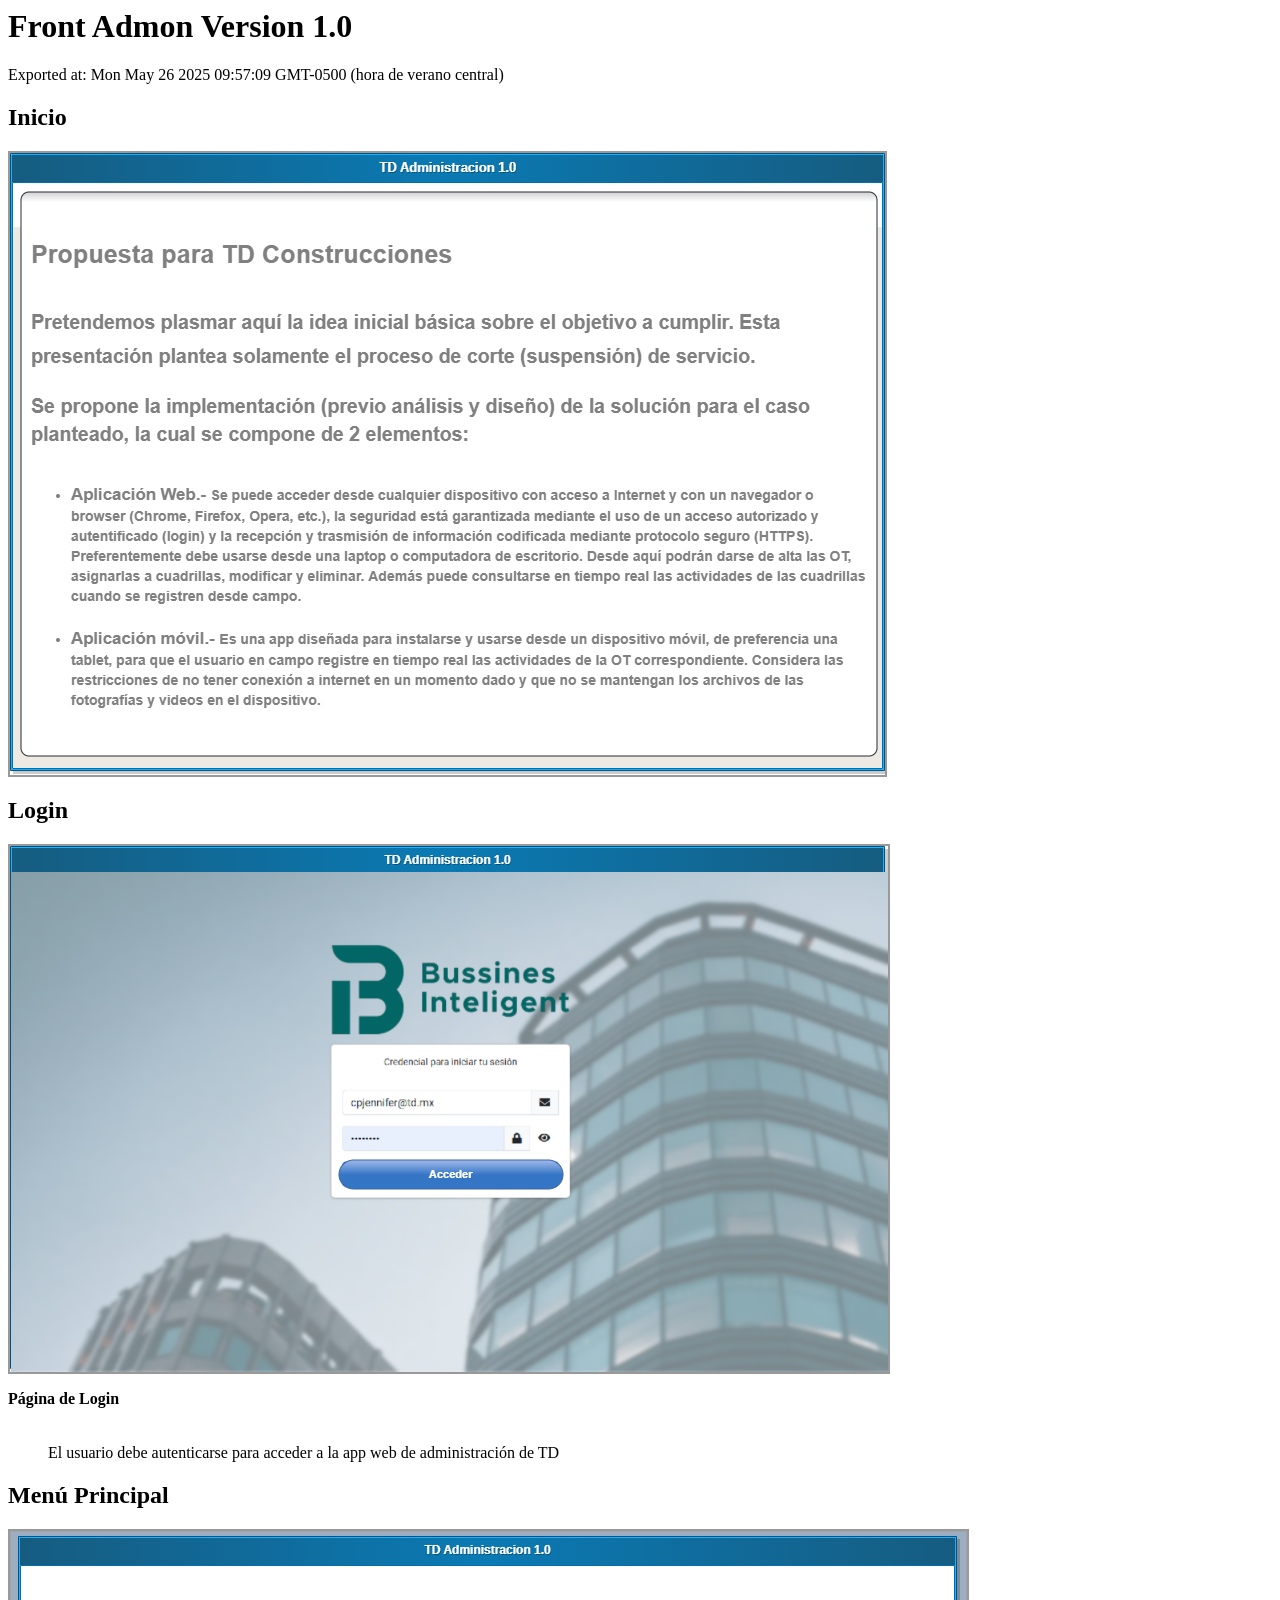
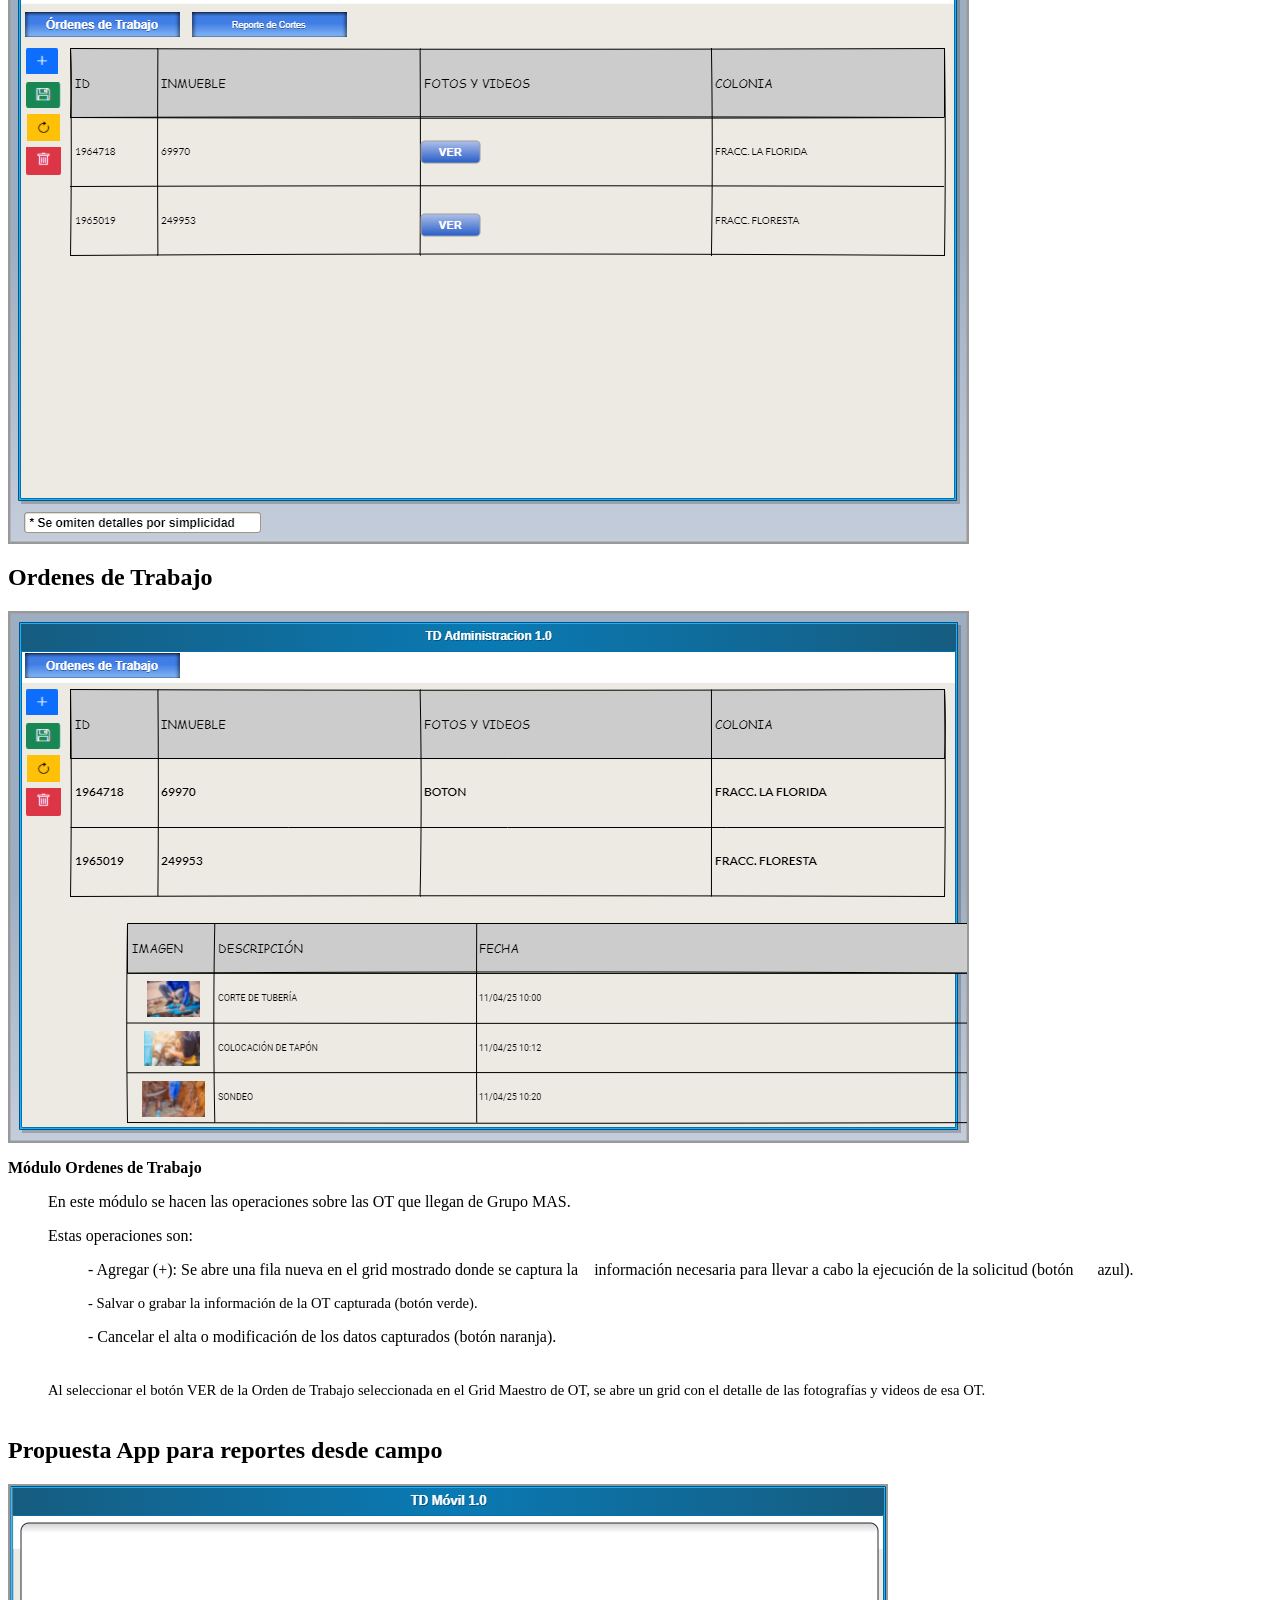
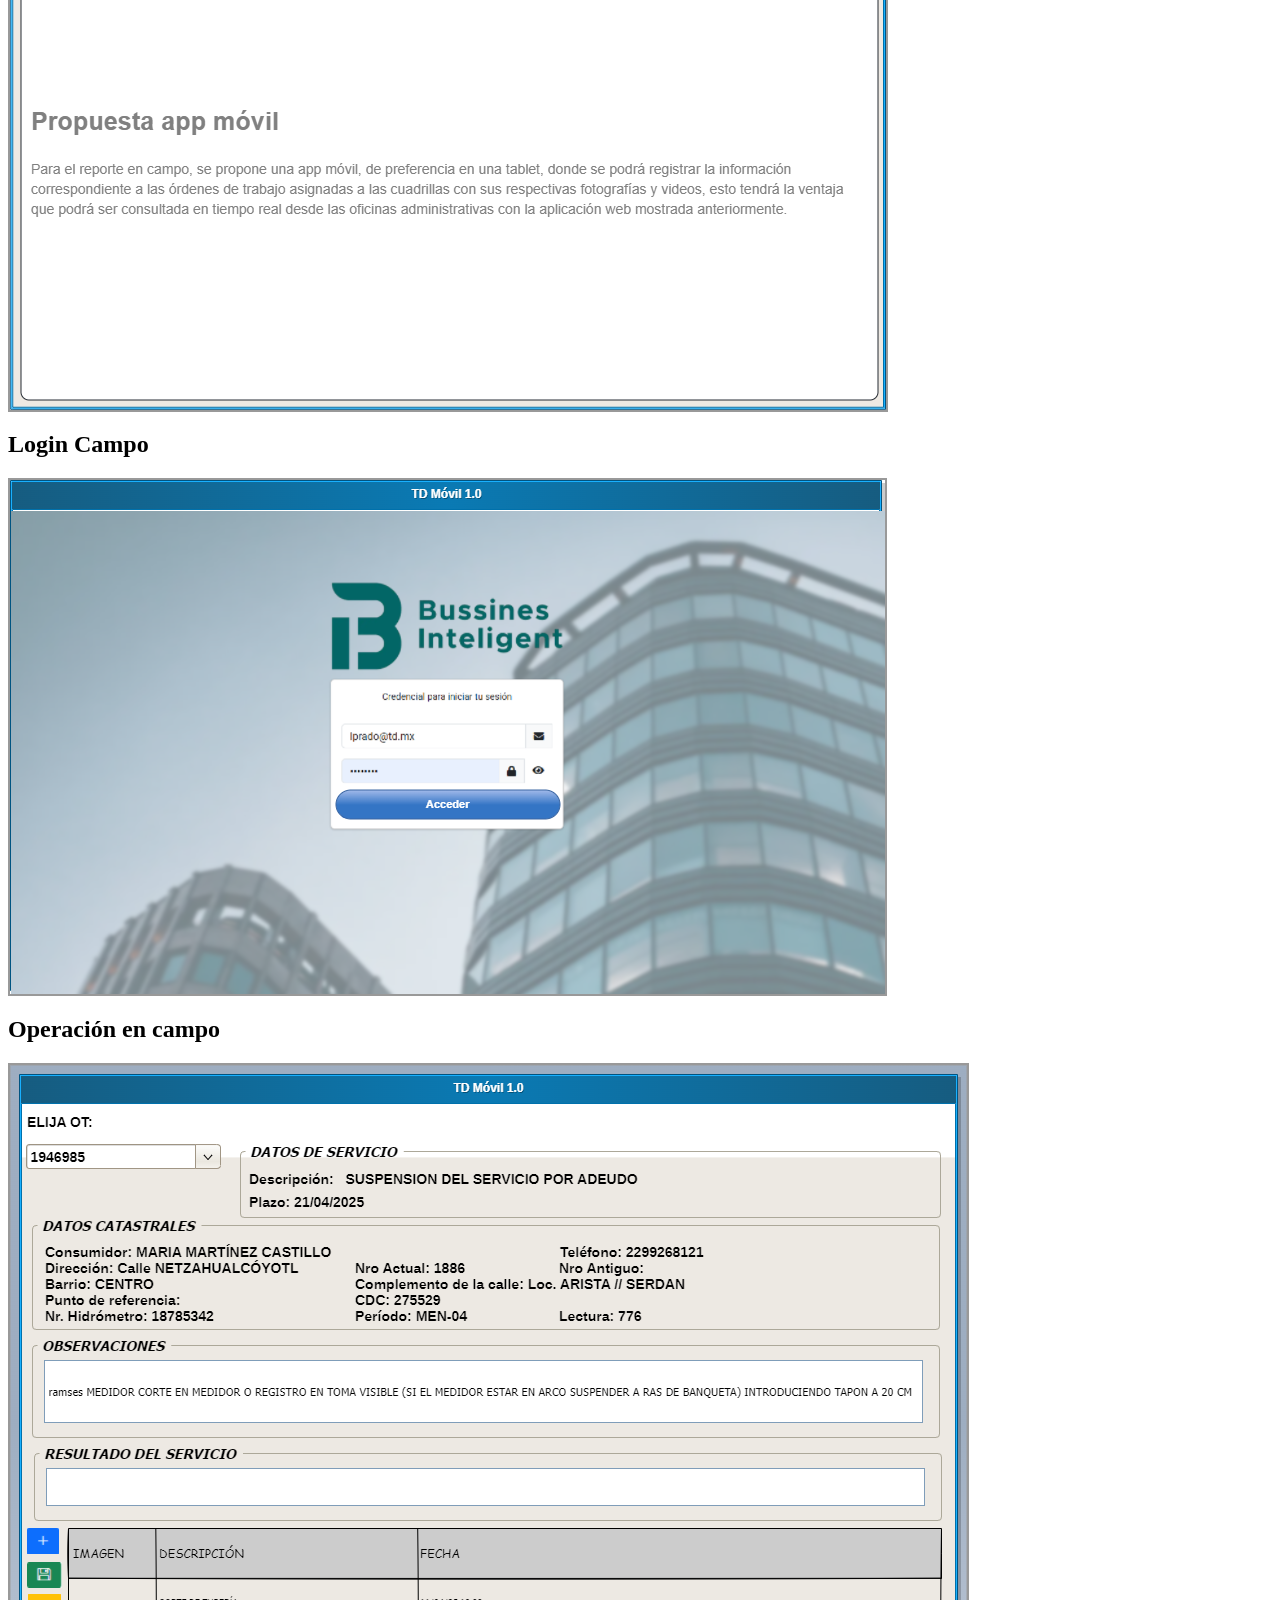
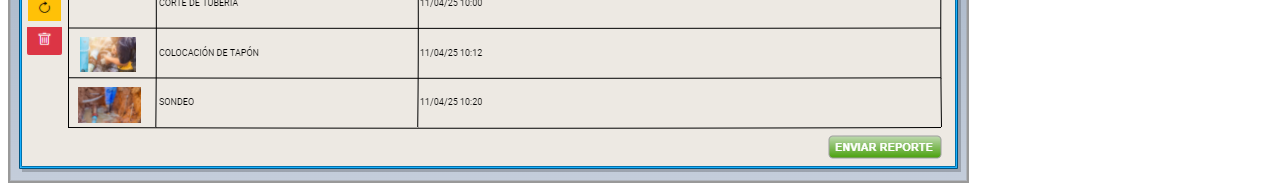
<file: td/index.html>
<html xmlns="http://www.w3.org/1999/xhtml" xmlns:p="http://www.evolus.vn/Namespace/Pencil" xmlns:html="http://www.w3.org/1999/xhtml"><head><meta http-equiv="Content-Type" content="text/html; charset=UTF-8" />
<title>Front Admon Version 1.0</title><link rel="stylesheet" href="Resources/SampleStyle.css" /></head><body><h1 id="documentTitle">Front Admon Version 1.0</h1><p id="documentMetadata">Exported at: Mon May 26 2025 09:57:09 GMT-0500 (hora de verano central)</p><div class="Page" id="inicio_page"><h2>Inicio</h2><div class="ImageContainer"><img src="pages\inicio.png" width="NaN" height="NaN" usemap="#map_inicio" /></div><map name="map_inicio"></map></div><div class="Page" id="login_page"><h2>Login</h2><div class="ImageContainer"><img src="pages\login.png" width="NaN" height="NaN" usemap="#map_login" /></div><p class="Notes"></p><div><b>Página de Login</b><div><br /><br /></div><blockquote style="margin: 0 0 0 40px; border: none; padding: 0px;"><div>El usuario debe autenticarse para acceder a la app web de administración de TD</div></blockquote></div><p></p><map name="map_login"><area shape="rect" coords="329,314,553,343" href="#ordenes_de_trabajo_page" title="Go to page 'Ordenes de Trabajo'" /></map></div><div class="Page" id="men_principal_page"><h2>Menú Principal</h2><div class="ImageContainer"><img src="pages\men_principal.png" width="NaN" height="NaN" usemap="#map_men_principal" /></div><map name="map_men_principal"></map></div><div class="Page" id="ordenes_de_trabajo_page"><h2>Ordenes de Trabajo</h2><div class="ImageContainer"><img src="pages\ordenes_de_trabajo.png" width="NaN" height="NaN" usemap="#map_ordenes_de_trabajo" /></div><p class="Notes"></p><div><b>Módulo Ordenes de Trabajo</b><div><blockquote style="margin: 0 0 0 40px; border: none; padding: 0px;"><p>En este módulo se hacen las operaciones sobre las OT que llegan de Grupo MAS.</p><p>Estas operaciones son:</p></blockquote></div><blockquote style="margin: 0 0 0 40px; border: none; padding: 0px;"><div><blockquote style="margin: 0 0 0 40px; border: none; padding: 0px;"><p>- Agregar (+): Se abre una fila nueva en el grid mostrado donde se captura la    información necesaria para llevar a cabo la ejecución de la solicitud (botón      azul). </p><p><span style="font-size: 11pt;">- Salvar o grabar la información de la OT capturada (botón verde).</span></p></blockquote></div></blockquote><blockquote style="margin: 0 0 0 40px; border: none; padding: 0px;"><blockquote style="margin: 0 0 0 40px; border: none; padding: 0px;"><div>- Cancelar el alta o modificación de los datos capturados (botón naranja).</div><div><br /><br /></div></blockquote><span style="font-size: 14.6667px;">Al seleccionar el botón VER de la Orden de Trabajo seleccionada en el Grid Maestro de OT, se abre un grid con el detalle de las fotografías y videos de esa OT.</span><br /><br /></blockquote></div><p></p><map name="map_ordenes_de_trabajo"></map></div><div class="Page" id="propuesta_app_para_reportes_desde_campo_page"><h2>Propuesta App para reportes desde campo</h2><div class="ImageContainer"><img src="pages\propuesta_app_para_reportes_desde_campo.png" width="NaN" height="NaN" usemap="#map_propuesta_app_para_reportes_desde_campo" /></div><map name="map_propuesta_app_para_reportes_desde_campo"></map></div><div class="Page" id="login_campo_page"><h2>Login Campo</h2><div class="ImageContainer"><img src="pages\login_campo.png" width="NaN" height="NaN" usemap="#map_login_campo" /></div><map name="map_login_campo"><area shape="rect" coords="326,310,550,339" href="#ordenes_de_trabajo_page" title="Go to page 'Ordenes de Trabajo'" /></map></div><div class="Page" id="operacin_en_campo_page"><h2>Operación en campo</h2><div class="ImageContainer"><img src="pages\operacin_en_campo.png" width="NaN" height="NaN" usemap="#map_operacin_en_campo" /></div><map name="map_operacin_en_campo"></map></div></body></html>
</file>
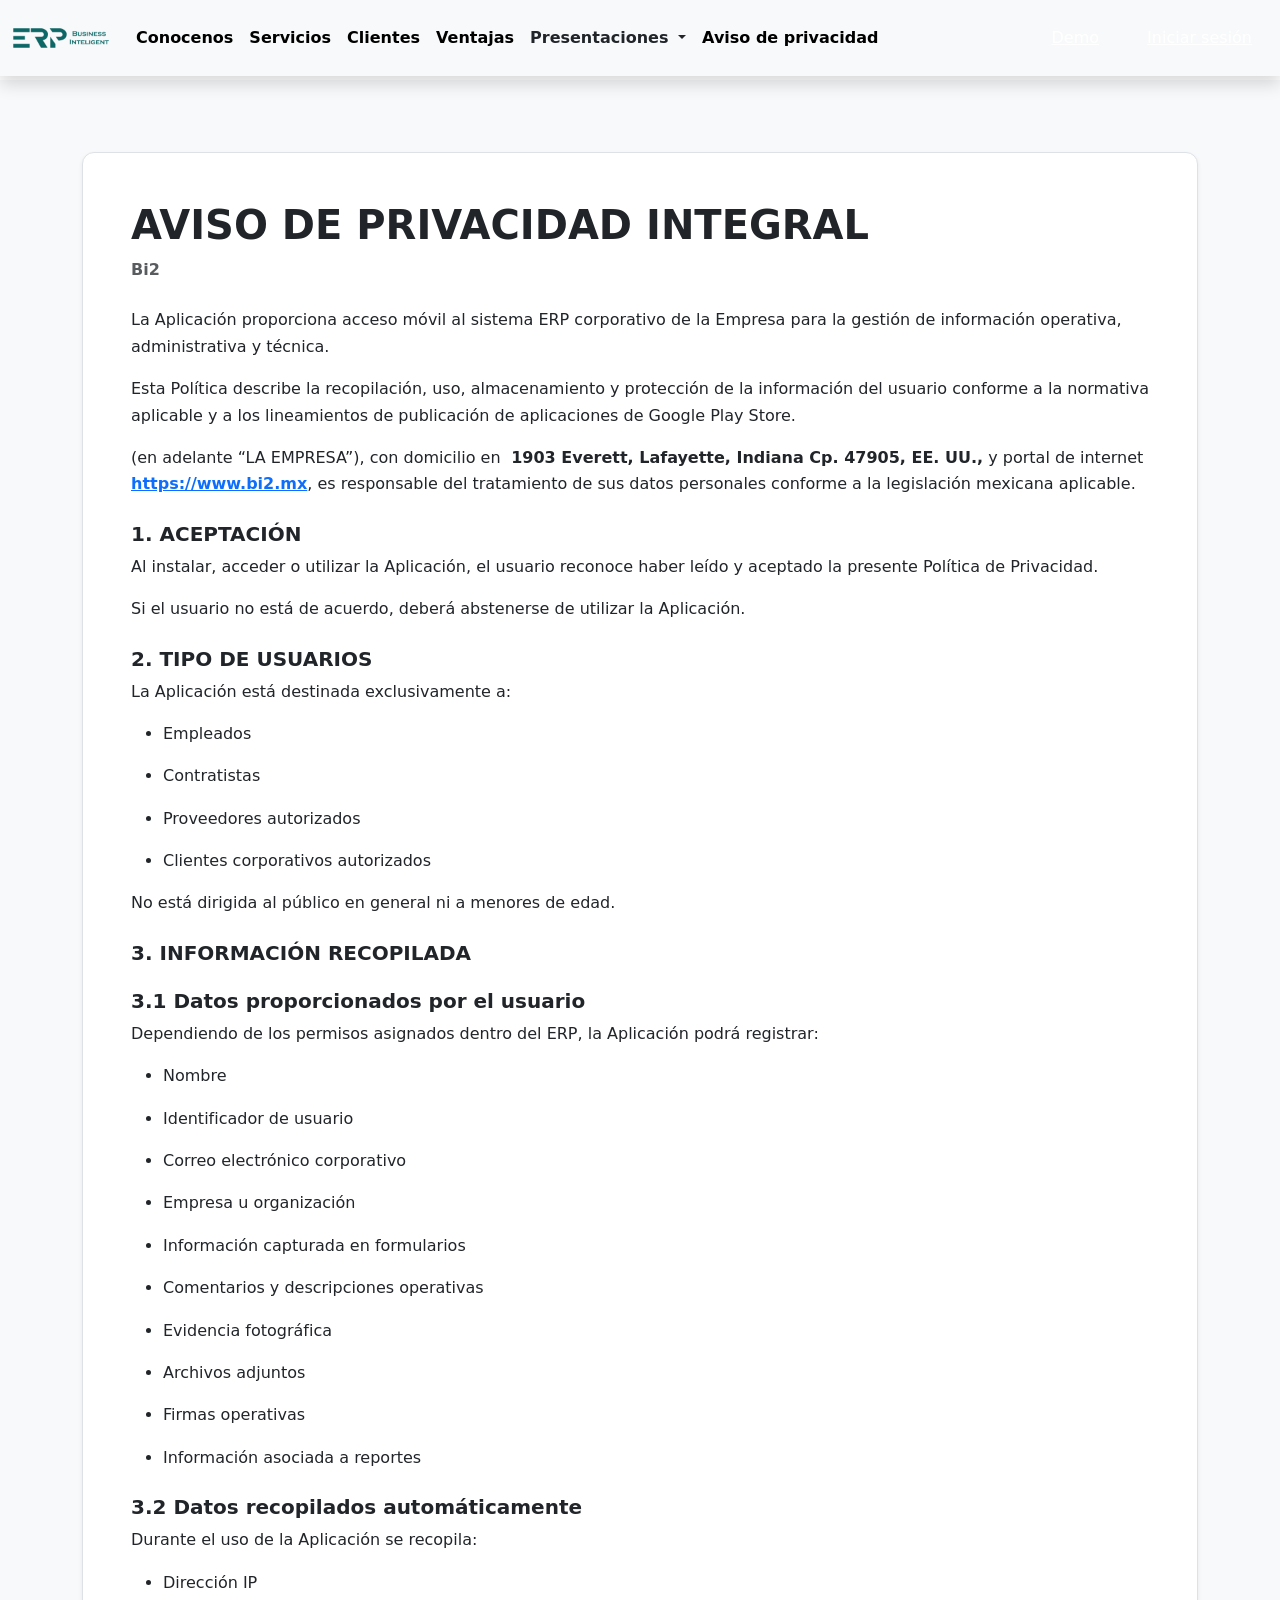
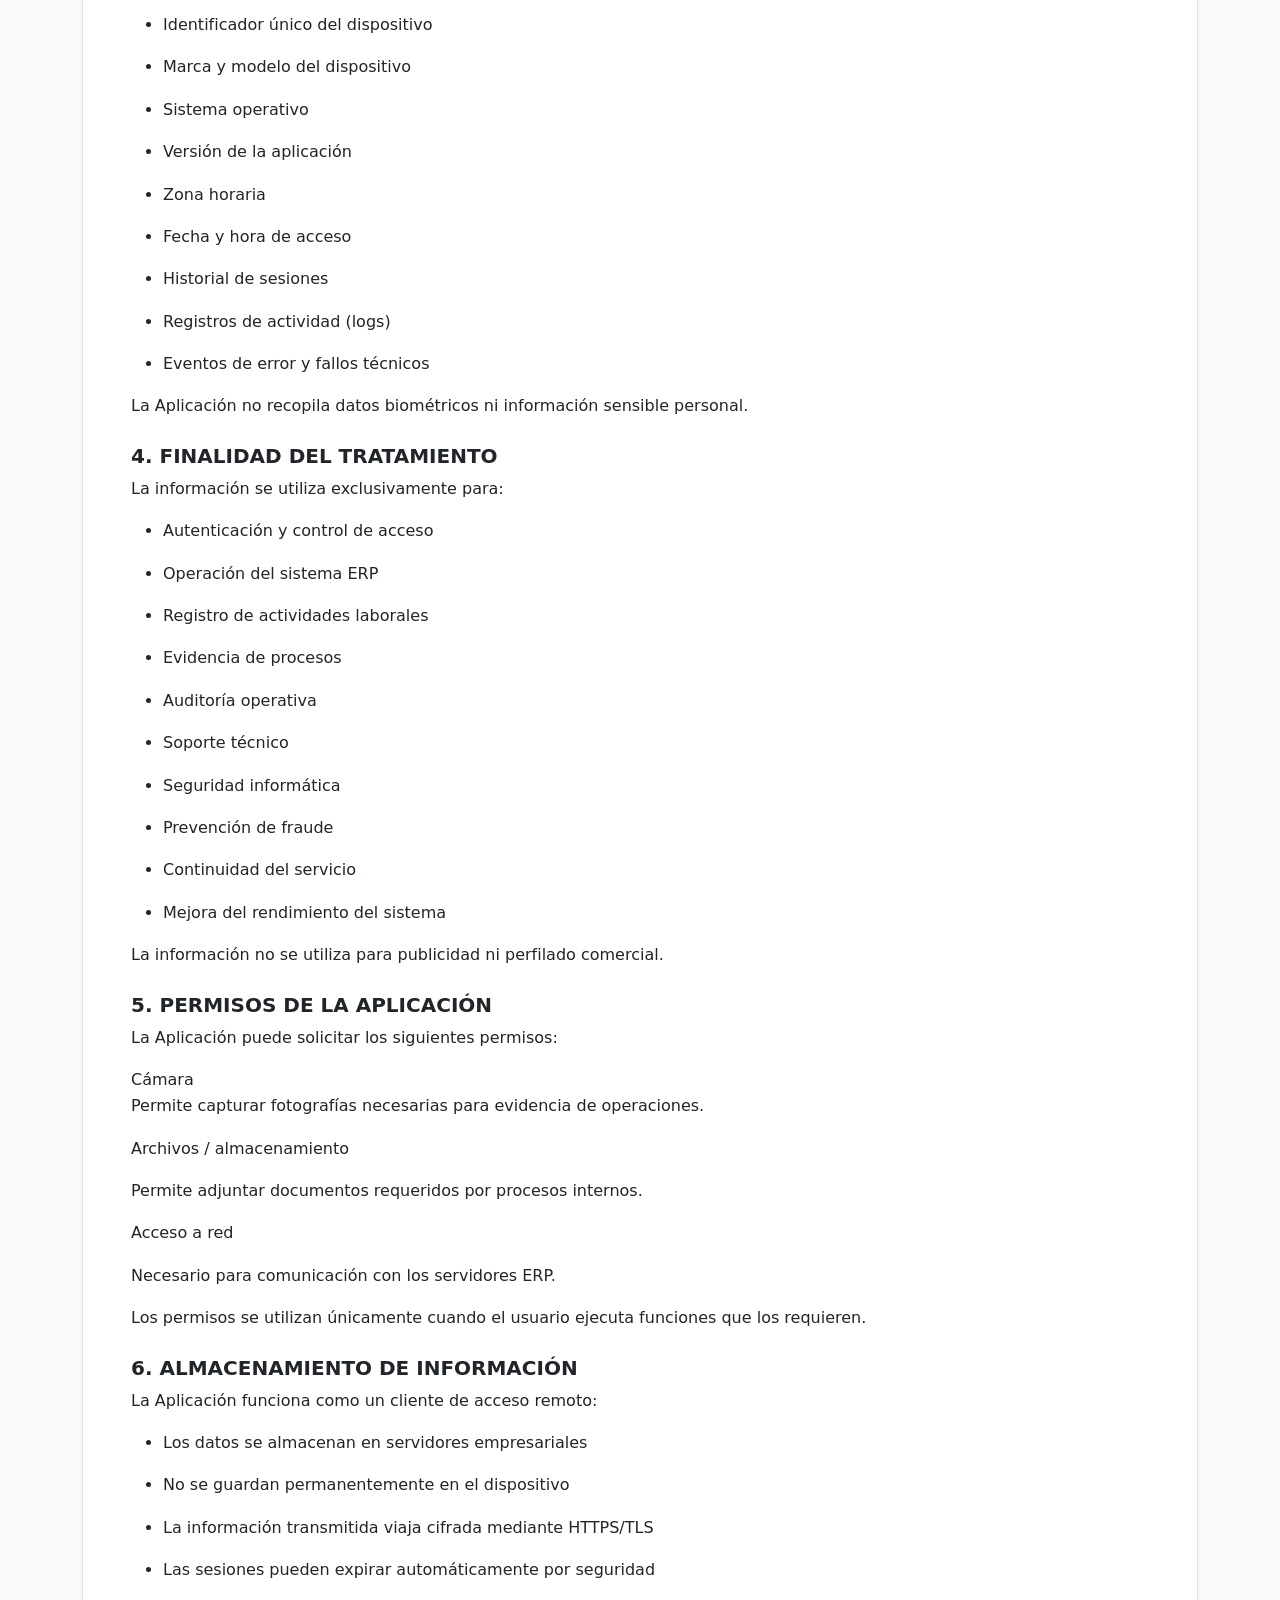
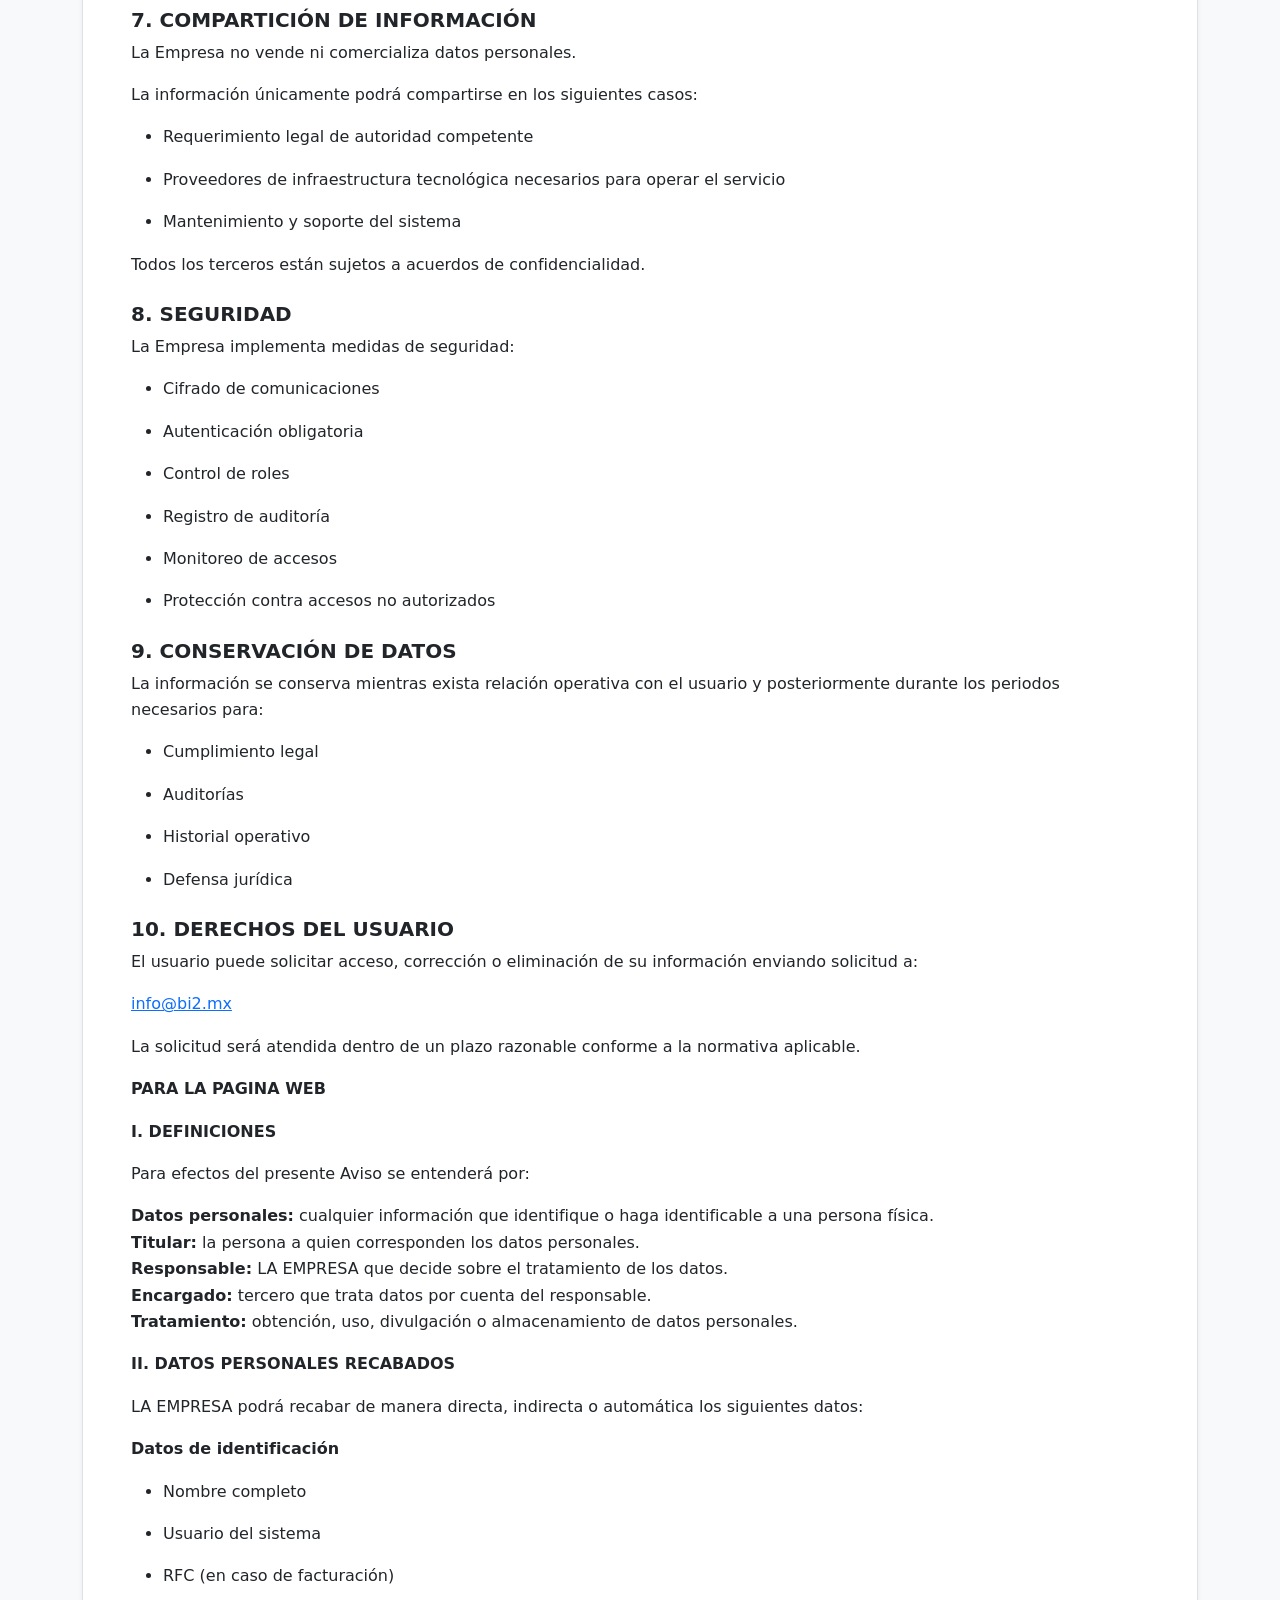
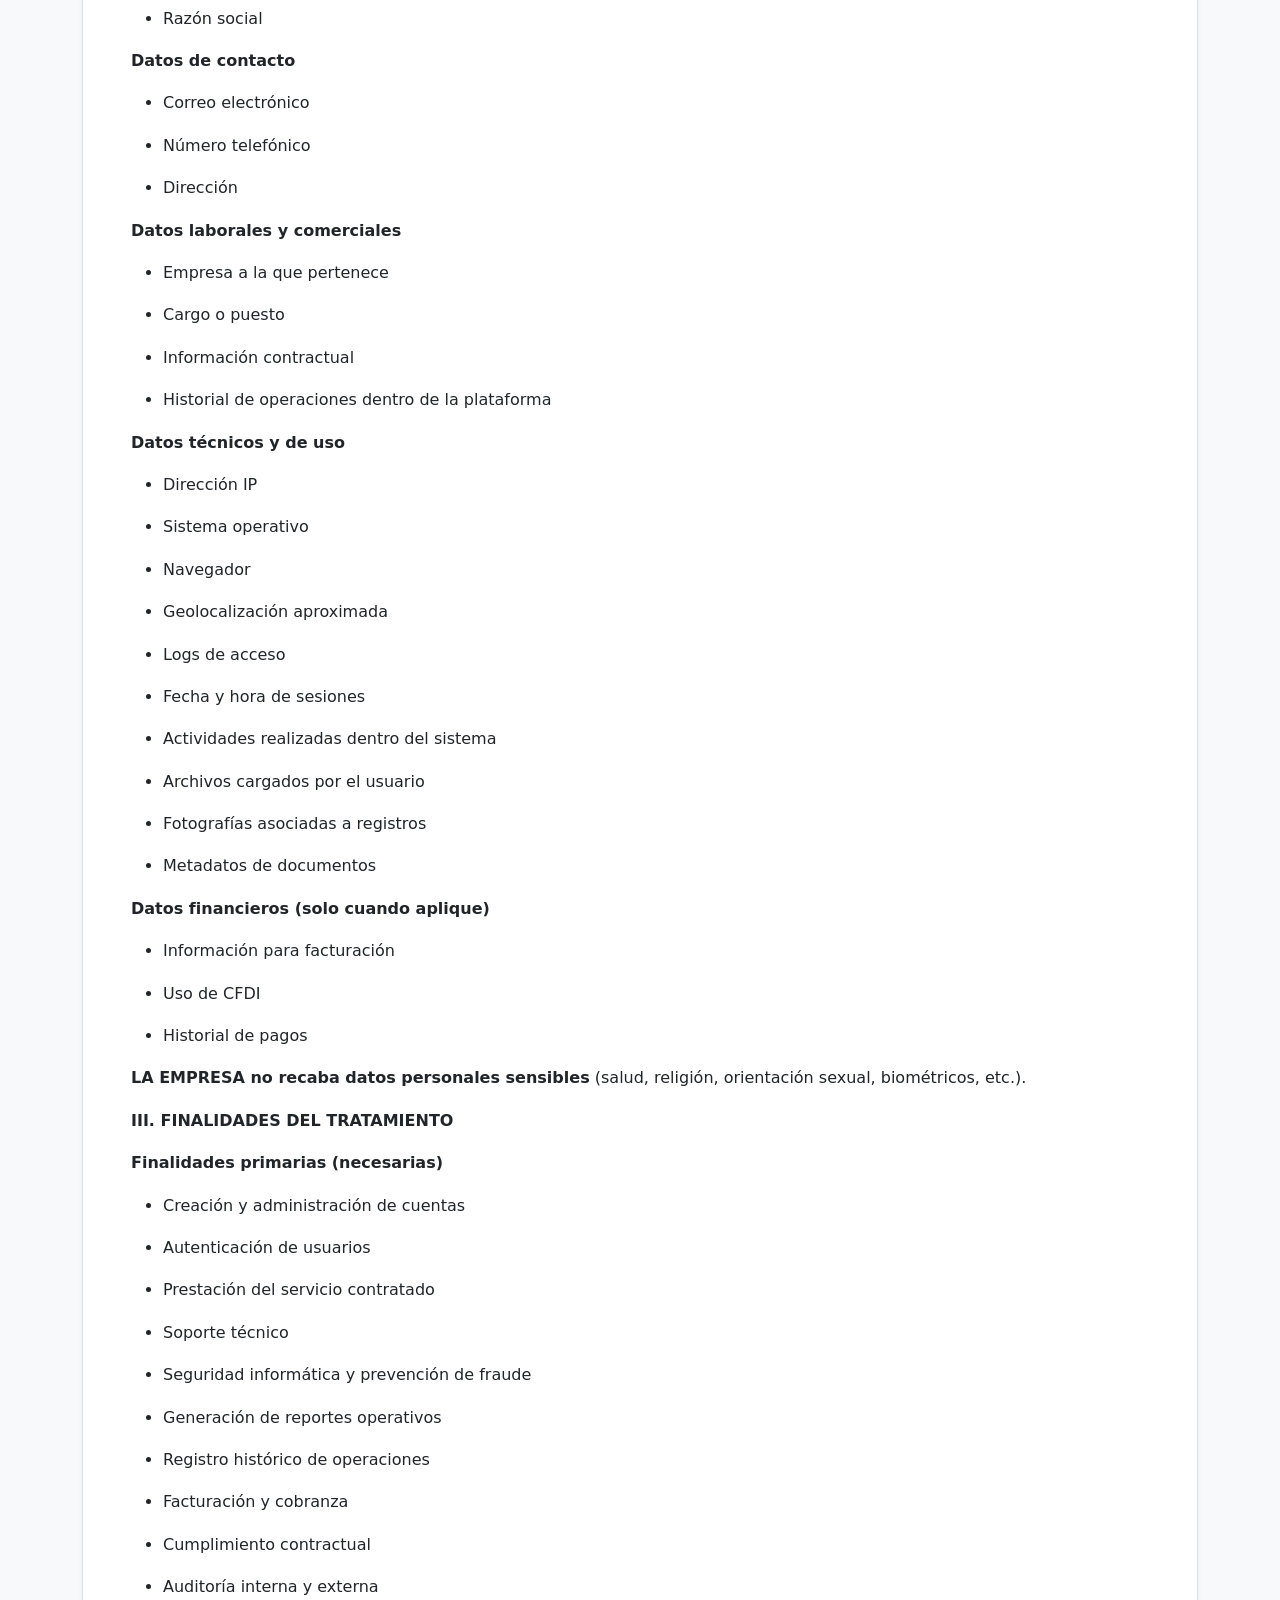
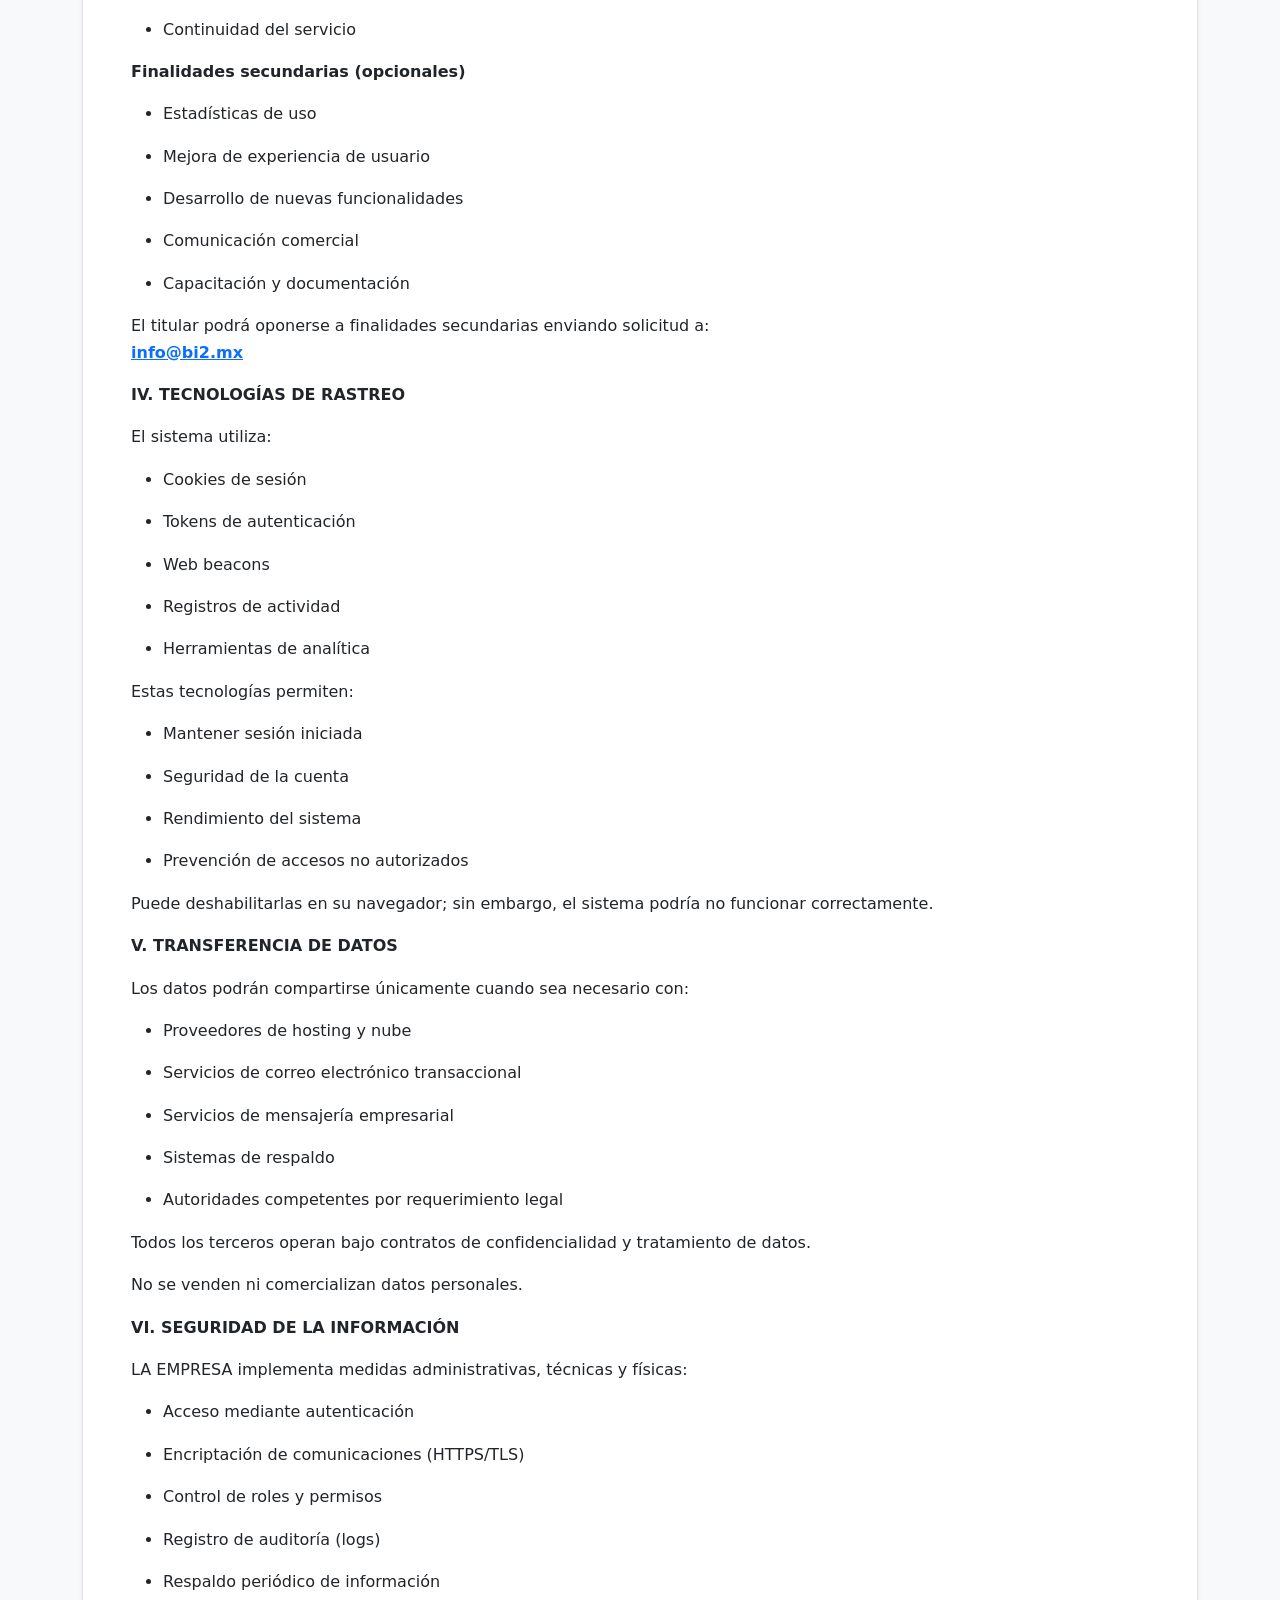
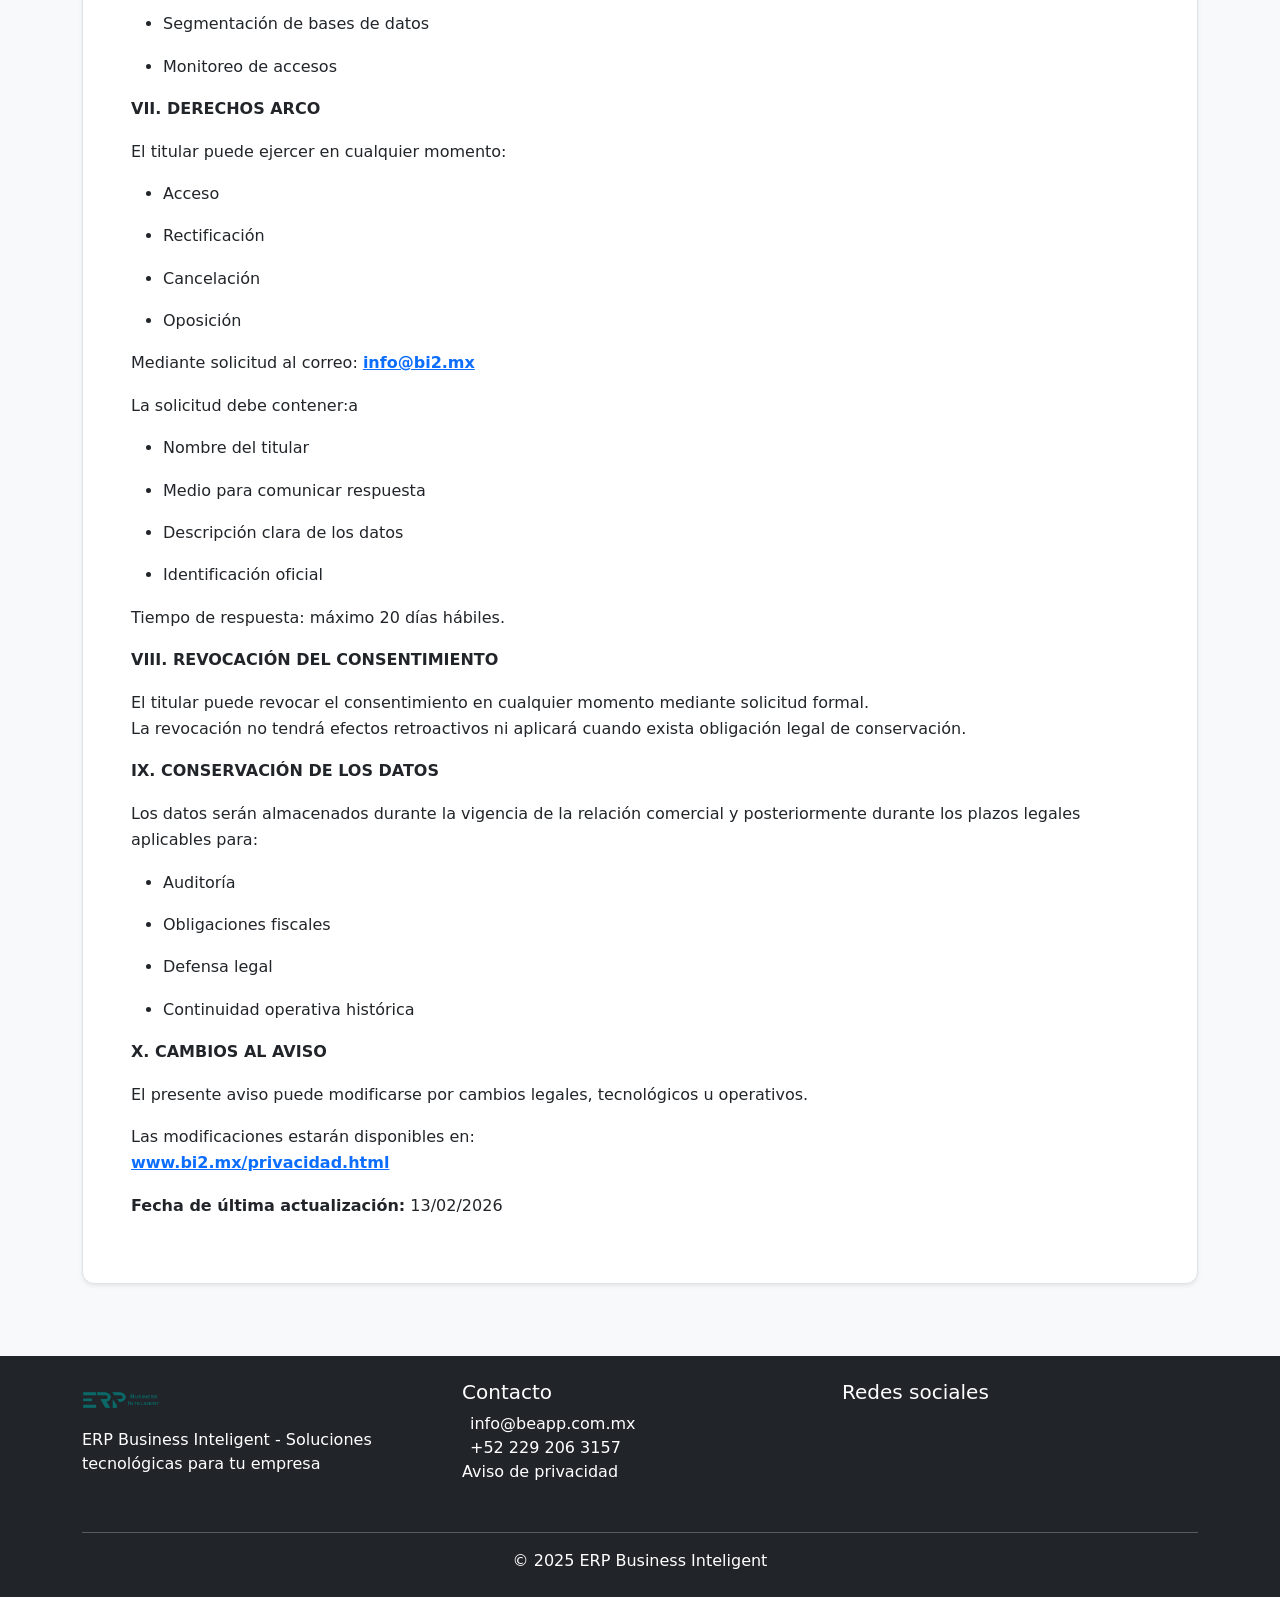
<file: privacidad.html>
<!DOCTYPE html>
<html lang="es">
<head>
  <meta charset="UTF-8">
  <meta name="viewport" content="width=device-width, initial-scale=1.0">
  <title>Aviso de Privacidad | BI2</title>
  <link rel="icon" type="image/x-icon" href="./asset/logos/Logo.webp">
  <link rel="stylesheet" href="./style/style.css">
  <link href="https://cdn.jsdelivr.net/npm/bootstrap@5.0.2/dist/css/bootstrap.min.css" rel="stylesheet" integrity="sha384-EVSTQN3/azprG1Anm3QDgpJLIm9Nao0Yz1ztcQTwFspd3yD65VohhpuuCOmLASjC" crossorigin="anonymous">
  <style>
    .aviso-wrap {
      background: #f8f9fa;
      min-height: calc(100vh - 70px);
    }
    .aviso-card {
      border: 1px solid #dee2e6;
      border-radius: .75rem;
    }
    .aviso-content p, .aviso-content li {
      line-height: 1.65;
    }
  </style>
</head>
<body>
  <nav class="navbar navbar-expand-lg navbar-light bg-light fixed-top shadow">
    <div class="container-fluid">
      <a class="navbar-brand" href="./index.html"><img src="./asset/logos/LogoH.webp" height="50px" alt="BI2"></a>
      <button class="navbar-toggler" type="button" data-bs-toggle="collapse" data-bs-target="#navbarSupportedContent" aria-controls="navbarSupportedContent" aria-expanded="false" aria-label="Toggle navigation">
        <span class="navbar-toggler-icon"></span>
      </button>
      <div class="collapse navbar-collapse" id="navbarSupportedContent">
        <ul class="navbar-nav me-auto mb-2 mb-lg-0">
          <li class="nav-item ">
            <a class="btn nav-link active navBtn" aria-current="page" href="./index.html#Conocenos">Conocenos</a>
          </li>
          <li class="nav-item ">
            <a class="btn nav-link navBtn active" aria-current="page" href="./index.html#servicios">Servicios</a>
          </li>
          <li class="nav-item ">
            <a class="btn nav-link navBtn active" aria-current="page" href="./index.html#cliente">Clientes</a>
          </li>
          <li class="nav-item ">
            <a class="btn nav-link navBtn active" aria-current="page" href="./index.html#Ventajas">Ventajas</a>
          </li>
          <li class="nav-item dropdown  ">
            <button class="btn nav-link dropdown-toggle navBtn text-dark" type="button" id="dropdownMenuButton1" data-bs-toggle="dropdown" aria-expanded="false">
              Presentaciones
            </button>
            <ul class="dropdown-menu" aria-labelledby="dropdownMenuButton1">
              <li>
                <a 
                  class="dropdown-item" 
                  href="https://jasorglez.github.io/be/assets/documents/Brochure.pdf"
                  target="_blank"
                >
                  Brochure
                </a>
              </li>
              <li>
                <a 
                  class="dropdown-item" 
                  href="https://onedrive.live.com/view.aspx?resid=827DE2EB395595DB!s8afab14e69ee42f9b5b46731dea948b4&migratedtospo=true&redeem=aHR0cHM6Ly8xZHJ2Lm1zL3AvYy84MjdkZTJlYjM5NTU5NWRiL0lRUk9zZnFLN21uNVFyVzBaekhlcVVpMEFTUHk2alRFNWJVZndNR3BBdk94V25NP2VtPTImd2RBcj0xLjMzMzMzMzMzMzMzMzMzMzMmd2RQcmV2aWV3PTE&wdSlideId=257&wdModeSwitchTime=1743792720113"
                  target="_blank"
                >
                  Diapositivas PPTX
                </a>
              </li>
              <li>
                <a 
                  class="dropdown-item" 
                  href="./asset/document/Presentacion ERP Bi 2025.pdf"
                  target="_blank"
                >
                  Diapositivas PDF
                </a>
              </li>
            </ul>
          </li>
          <li class="nav-item ">
            <a class="btn nav-link navBtn active" aria-current="page" href="./privacidad.html">Aviso de privacidad</a>
          </li>
        </ul>
        <div class="d-flex">
          <a id="btnDemo" class="p-2 rounded-pill text-white px-3" href="./index.html#Demo">Demo</a>
          <a id="btninicio" class="p-2 rounded-pill text-white px-3 ms-3" href="https://www.biapp.com.mx/login">Iniciar sesión</a>
        </div>
      </div>
    </div>
  </nav>

  <main class="aviso-wrap py-5">
    <div class="container py-4">
      <div class="aviso-card bg-white shadow-sm p-4 p-md-5">
        <article class="aviso-content fs-6">
<h1 class="fw-bold mb-2">AVISO DE PRIVACIDAD INTEGRAL</h1>
<p class="text-muted fw-semibold mb-4">Bi2</p>
<p>La Aplicación proporciona acceso móvil al sistema ERP corporativo de
la Empresa para la gestión de información operativa, administrativa y
técnica.</p>
<p>Esta Política describe la recopilación, uso, almacenamiento y
protección de la información del usuario conforme a la normativa
aplicable y a los lineamientos de publicación de aplicaciones de Google
Play Store.</p>
<p>(en adelante “LA EMPRESA”), con domicilio en <strong> 1903 Everett,
Lafayette, Indiana Cp. 47905, EE. UU.,</strong> y portal de internet <a
href="http://www.bi2.mx"><strong>https://www.bi2.mx</strong></a>, es responsable
del tratamiento de sus datos personales conforme a la legislación
mexicana aplicable.</p>
<h2 class="h5 fw-bold mt-4">1. ACEPTACIÓN</h2>
<p>Al instalar, acceder o utilizar la Aplicación, el usuario reconoce
haber leído y aceptado la presente Política de Privacidad.</p>
<p>Si el usuario no está de acuerdo, deberá abstenerse de utilizar la
Aplicación.</p>
<h2 class="h5 fw-bold mt-4">2. TIPO DE USUARIOS</h2>
<p>La Aplicación está destinada exclusivamente a:</p>
<ul>
<li><p>Empleados</p></li>
<li><p>Contratistas</p></li>
<li><p>Proveedores autorizados</p></li>
<li><p>Clientes corporativos autorizados</p></li>
</ul>
<p>No está dirigida al público en general ni a menores de edad.</p>
<h2 class="h5 fw-bold mt-4">3. INFORMACIÓN RECOPILADA</h2>
<h2 class="h5 fw-bold mt-4">3.1 Datos proporcionados por el usuario</h2>
<p>Dependiendo de los permisos asignados dentro del ERP, la Aplicación
podrá registrar:</p>
<ul>
<li><p>Nombre</p></li>
<li><p>Identificador de usuario</p></li>
<li><p>Correo electrónico corporativo</p></li>
<li><p>Empresa u organización</p></li>
<li><p>Información capturada en formularios</p></li>
<li><p>Comentarios y descripciones operativas</p></li>
<li><p>Evidencia fotográfica</p></li>
<li><p>Archivos adjuntos</p></li>
<li><p>Firmas operativas</p></li>
<li><p>Información asociada a reportes</p></li>
</ul>
<h2 class="h5 fw-bold mt-4">3.2 Datos recopilados automáticamente</h2>
<p>Durante el uso de la Aplicación se recopila:</p>
<ul>
<li><p>Dirección IP</p></li>
<li><p>Identificador único del dispositivo</p></li>
<li><p>Marca y modelo del dispositivo</p></li>
<li><p>Sistema operativo</p></li>
<li><p>Versión de la aplicación</p></li>
<li><p>Zona horaria</p></li>
<li><p>Fecha y hora de acceso</p></li>
<li><p>Historial de sesiones</p></li>
<li><p>Registros de actividad (logs)</p></li>
<li><p>Eventos de error y fallos técnicos</p></li>
</ul>
<p>La Aplicación no recopila datos biométricos ni información sensible
personal.</p>
<h2 class="h5 fw-bold mt-4">4. FINALIDAD DEL TRATAMIENTO</h2>
<p>La información se utiliza exclusivamente para:</p>
<ul>
<li><p>Autenticación y control de acceso</p></li>
<li><p>Operación del sistema ERP</p></li>
<li><p>Registro de actividades laborales</p></li>
<li><p>Evidencia de procesos</p></li>
<li><p>Auditoría operativa</p></li>
<li><p>Soporte técnico</p></li>
<li><p>Seguridad informática</p></li>
<li><p>Prevención de fraude</p></li>
<li><p>Continuidad del servicio</p></li>
<li><p>Mejora del rendimiento del sistema</p></li>
</ul>
<p>La información no se utiliza para publicidad ni perfilado
comercial.</p>
<h2 class="h5 fw-bold mt-4">5. PERMISOS DE LA APLICACIÓN</h2>
<p>La Aplicación puede solicitar los siguientes permisos:</p>
<p>Cámara<br />
Permite capturar fotografías necesarias para evidencia de
operaciones.</p>
<p>Archivos / almacenamiento</p>
<p>Permite adjuntar documentos requeridos por procesos internos.</p>
<p>Acceso a red</p>
<p>Necesario para comunicación con los servidores ERP.</p>
<p>Los permisos se utilizan únicamente cuando el usuario ejecuta
funciones que los requieren.</p>
<h2 class="h5 fw-bold mt-4">6. ALMACENAMIENTO DE INFORMACIÓN</h2>
<p>La Aplicación funciona como un cliente de acceso remoto:</p>
<ul>
<li><p>Los datos se almacenan en servidores empresariales</p></li>
<li><p>No se guardan permanentemente en el dispositivo</p></li>
<li><p>La información transmitida viaja cifrada mediante
HTTPS/TLS</p></li>
<li><p>Las sesiones pueden expirar automáticamente por
seguridad</p></li>
</ul>
<h2 class="h5 fw-bold mt-4">7. COMPARTICIÓN DE INFORMACIÓN</h2>
<p>La Empresa no vende ni comercializa datos personales.</p>
<p>La información únicamente podrá compartirse en los siguientes
casos:</p>
<ul>
<li><p>Requerimiento legal de autoridad competente</p></li>
<li><p>Proveedores de infraestructura tecnológica necesarios para operar
el servicio</p></li>
<li><p>Mantenimiento y soporte del sistema</p></li>
</ul>
<p>Todos los terceros están sujetos a acuerdos de confidencialidad.</p>
<h2 class="h5 fw-bold mt-4">8. SEGURIDAD</h2>
<p>La Empresa implementa medidas de seguridad:</p>
<ul>
<li><p>Cifrado de comunicaciones</p></li>
<li><p>Autenticación obligatoria</p></li>
<li><p>Control de roles</p></li>
<li><p>Registro de auditoría</p></li>
<li><p>Monitoreo de accesos</p></li>
<li><p>Protección contra accesos no autorizados</p></li>
</ul>
<h2 class="h5 fw-bold mt-4">9. CONSERVACIÓN DE DATOS</h2>
<p>La información se conserva mientras exista relación operativa con el
usuario y posteriormente durante los periodos necesarios para:</p>
<ul>
<li><p>Cumplimiento legal</p></li>
<li><p>Auditorías</p></li>
<li><p>Historial operativo</p></li>
<li><p>Defensa jurídica</p></li>
</ul>
<h2 class="h5 fw-bold mt-4">10. DERECHOS DEL USUARIO</h2>
<p>El usuario puede solicitar acceso, corrección o eliminación de su
información enviando solicitud a:</p>
<p><a href="mailto:info@bi2.mx">info@bi2.mx</a></p>
<p>La solicitud será atendida dentro de un plazo razonable conforme a la
normativa aplicable.</p>
<p><strong>PARA LA PAGINA WEB</strong></p>
<p><strong>I. DEFINICIONES</strong></p>
<p>Para efectos del presente Aviso se entenderá por:</p>
<p><strong>Datos personales:</strong> cualquier información que
identifique o haga identificable a una persona física.<br />
<strong>Titular:</strong> la persona a quien corresponden los datos
personales.<br />
<strong>Responsable:</strong> LA EMPRESA que decide sobre el tratamiento
de los datos.<br />
<strong>Encargado:</strong> tercero que trata datos por cuenta del
responsable.<br />
<strong>Tratamiento:</strong> obtención, uso, divulgación o
almacenamiento de datos personales.</p>
<p><strong>II. DATOS PERSONALES RECABADOS</strong></p>
<p>LA EMPRESA podrá recabar de manera directa, indirecta o automática
los siguientes datos:</p>
<p><strong>Datos de identificación</strong></p>
<ul>
<li><p>Nombre completo</p></li>
<li><p>Usuario del sistema</p></li>
<li><p>RFC (en caso de facturación)</p></li>
<li><p>Razón social</p></li>
</ul>
<p><strong>Datos de contacto</strong></p>
<ul>
<li><p>Correo electrónico</p></li>
<li><p>Número telefónico</p></li>
<li><p>Dirección</p></li>
</ul>
<p><strong>Datos laborales y comerciales</strong></p>
<ul>
<li><p>Empresa a la que pertenece</p></li>
<li><p>Cargo o puesto</p></li>
<li><p>Información contractual</p></li>
<li><p>Historial de operaciones dentro de la plataforma</p></li>
</ul>
<p><strong>Datos técnicos y de uso</strong></p>
<ul>
<li><p>Dirección IP</p></li>
<li><p>Sistema operativo</p></li>
<li><p>Navegador</p></li>
<li><p>Geolocalización aproximada</p></li>
<li><p>Logs de acceso</p></li>
<li><p>Fecha y hora de sesiones</p></li>
<li><p>Actividades realizadas dentro del sistema</p></li>
<li><p>Archivos cargados por el usuario</p></li>
<li><p>Fotografías asociadas a registros</p></li>
<li><p>Metadatos de documentos</p></li>
</ul>
<p><strong>Datos financieros (solo cuando aplique)</strong></p>
<ul>
<li><p>Información para facturación</p></li>
<li><p>Uso de CFDI</p></li>
<li><p>Historial de pagos</p></li>
</ul>
<p><strong>LA EMPRESA no recaba datos personales sensibles</strong>
(salud, religión, orientación sexual, biométricos, etc.).</p>
<p><strong>III. FINALIDADES DEL TRATAMIENTO</strong></p>
<p><strong>Finalidades primarias (necesarias)</strong></p>
<ul>
<li><p>Creación y administración de cuentas</p></li>
<li><p>Autenticación de usuarios</p></li>
<li><p>Prestación del servicio contratado</p></li>
<li><p>Soporte técnico</p></li>
<li><p>Seguridad informática y prevención de fraude</p></li>
<li><p>Generación de reportes operativos</p></li>
<li><p>Registro histórico de operaciones</p></li>
<li><p>Facturación y cobranza</p></li>
<li><p>Cumplimiento contractual</p></li>
<li><p>Auditoría interna y externa</p></li>
<li><p>Continuidad del servicio</p></li>
</ul>
<p><strong>Finalidades secundarias (opcionales)</strong></p>
<ul>
<li><p>Estadísticas de uso</p></li>
<li><p>Mejora de experiencia de usuario</p></li>
<li><p>Desarrollo de nuevas funcionalidades</p></li>
<li><p>Comunicación comercial</p></li>
<li><p>Capacitación y documentación</p></li>
</ul>
<p>El titular podrá oponerse a finalidades secundarias enviando
solicitud a:<br />
<strong><a href="mailto:info@bi2.mx">info@bi2.mx</a></strong></p>
<p><strong>IV. TECNOLOGÍAS DE RASTREO</strong></p>
<p>El sistema utiliza:</p>
<ul>
<li><p>Cookies de sesión</p></li>
<li><p>Tokens de autenticación</p></li>
<li><p>Web beacons</p></li>
<li><p>Registros de actividad</p></li>
<li><p>Herramientas de analítica</p></li>
</ul>
<p>Estas tecnologías permiten:</p>
<ul>
<li><p>Mantener sesión iniciada</p></li>
<li><p>Seguridad de la cuenta</p></li>
<li><p>Rendimiento del sistema</p></li>
<li><p>Prevención de accesos no autorizados</p></li>
</ul>
<p>Puede deshabilitarlas en su navegador; sin embargo, el sistema podría
no funcionar correctamente.</p>
<p><strong>V. TRANSFERENCIA DE DATOS</strong></p>
<p>Los datos podrán compartirse únicamente cuando sea necesario con:</p>
<ul>
<li><p>Proveedores de hosting y nube</p></li>
<li><p>Servicios de correo electrónico transaccional</p></li>
<li><p>Servicios de mensajería empresarial</p></li>
<li><p>Sistemas de respaldo</p></li>
<li><p>Autoridades competentes por requerimiento legal</p></li>
</ul>
<p>Todos los terceros operan bajo contratos de confidencialidad y
tratamiento de datos.</p>
<p>No se venden ni comercializan datos personales.</p>
<p><strong>VI. SEGURIDAD DE LA INFORMACIÓN</strong></p>
<p>LA EMPRESA implementa medidas administrativas, técnicas y
físicas:</p>
<ul>
<li><p>Acceso mediante autenticación</p></li>
<li><p>Encriptación de comunicaciones (HTTPS/TLS)</p></li>
<li><p>Control de roles y permisos</p></li>
<li><p>Registro de auditoría (logs)</p></li>
<li><p>Respaldo periódico de información</p></li>
<li><p>Segmentación de bases de datos</p></li>
<li><p>Monitoreo de accesos</p></li>
</ul>
<p><strong>VII. DERECHOS ARCO</strong></p>
<p>El titular puede ejercer en cualquier momento:</p>
<ul>
<li><p>Acceso</p></li>
<li><p>Rectificación</p></li>
<li><p>Cancelación</p></li>
<li><p>Oposición</p></li>
</ul>
<p>Mediante solicitud al correo: <strong><a
href="mailto:info@bi2.mx">info@bi2.mx</a></strong></p>
<p>La solicitud debe contener:a</p>
<ul>
<li><p>Nombre del titular</p></li>
<li><p>Medio para comunicar respuesta</p></li>
<li><p>Descripción clara de los datos</p></li>
<li><p>Identificación oficial</p></li>
</ul>
<p>Tiempo de respuesta: máximo 20 días hábiles.</p>
<p><strong>VIII. REVOCACIÓN DEL CONSENTIMIENTO</strong></p>
<p>El titular puede revocar el consentimiento en cualquier momento
mediante solicitud formal.<br />
La revocación no tendrá efectos retroactivos ni aplicará cuando exista
obligación legal de conservación.</p>
<p><strong>IX. CONSERVACIÓN DE LOS DATOS</strong></p>
<p>Los datos serán almacenados durante la vigencia de la relación
comercial y posteriormente durante los plazos legales aplicables
para:</p>
<ul>
<li><p>Auditoría</p></li>
<li><p>Obligaciones fiscales</p></li>
<li><p>Defensa legal</p></li>
<li><p>Continuidad operativa histórica</p></li>
</ul>
<p><strong>X. CAMBIOS AL AVISO</strong></p>
<p>El presente aviso puede modificarse por cambios legales, tecnológicos
u operativos.</p>
<p>Las modificaciones estarán disponibles en:<br />
<strong><a
href="http://www.bi2.mx/privacidad.html">www.bi2.mx/privacidad.html</a></strong></p>
<p><strong>Fecha de última actualización:</strong> 13/02/2026</p>
        </article>
      </div>
    </div>
  </main>

  <footer class="py-4 bg-dark text-white">
    <div class="container">
      <div class="row">
        <div class="col-md-4 mb-3">
          <img src="./asset/logos/LogoH.webp" height="40" class="mb-2" alt="BI2">
          <p>ERP Business Inteligent - Soluciones tecnológicas para tu empresa</p>
        </div>
        <div class="col-md-4 mb-3">
          <h5>Contacto</h5>
          <ul class="list-unstyled">
            <li><i class="bi bi-envelope me-2"></i> info@beapp.com.mx</li>
            <li><i class="bi bi-telephone me-2"></i> +52 229 206 3157</li>
            <li><a class="text-white text-decoration-none" href="./privacidad.html">Aviso de privacidad</a></li>
          </ul>
        </div>
        <div class="col-md-4">
          <h5>Redes sociales</h5>
        </div>
      </div>
      <hr>
      <p class="text-center mb-0">&copy; 2025 ERP Business Inteligent</p>
    </div>
  </footer>

  <script src="https://cdn.jsdelivr.net/npm/bootstrap@5.0.2/dist/js/bootstrap.bundle.min.js" integrity="sha384-MrcW6ZMFYlzcLA8Nl+NtUVF0sA7MsXsP1UyJoMp4YLEuNSfAP+JcXn/tWtIaxVXM" crossorigin="anonymous"></script>
</body>
</html>
</file>
<file: td/Resources/SampleStyle.css>
/*
    place extra stylesheet here
*/

.ImageContainer img {
    border: solid 2px #999;
}
</file>
<file: style/style.css>
@font-face {
  font-family: "Mulish";
  src: url("./font/Mulish-Regular.ttf") format("truetype");
  font-weight: 400;
}

@font-face {
  font-family: "Mulish";
  src: url("./font/Mulish-Medium.ttf") format("truetype");
  font-weight: 500;
}

@font-face {
  font-family: "Mulish";
  src: url("./font/Mulish-SemiBold.ttf") format("truetype");
  font-weight: 600;
}

@font-face {
  font-family: "Mulish";
  src: url("./font/Mulish-Bold.ttf") format("truetype");
  font-weight: 700;
}

:root {
  --bg: #f7fbff;
  --surface: #ffffff;
  --surface-2: #f7fbff;
  --nav: rgba(255, 255, 255, 0.96);
  --text: #10233c;
  --muted: #5d6e84;
  --line: rgba(16, 35, 60, 0.09);
  --brand: #0d5ea8;
  --brand-dark: #07386e;
  --brand-soft: #deecfb;
  --accent: #24c466;
  --accent-soft: #e2f8ea;
  --shadow: 0 24px 70px rgba(15, 23, 42, 0.12);
  --radius: 24px;
}

html {
  scroll-behavior: smooth;
  scroll-padding-top: 86px;
}

body {
  margin: 0;
  padding-top: 80px;
  font-family: "Mulish", system-ui, sans-serif;
  color: var(--text);
  background: linear-gradient(180deg, #ffffff 0%, #f5f9fe 100%);
}

a {
  text-decoration: none;
}

.site-nav {
  background: var(--nav);
  backdrop-filter: blur(16px);
  border-bottom: 1px solid rgba(15, 23, 42, 0.06);
  box-shadow: 0 8px 26px rgba(15, 23, 42, 0.05);
}

.brand-mark {
  display: inline-flex;
  align-items: center;
  gap: 0.75rem;
  font-weight: 800;
  color: var(--text);
  letter-spacing: -0.01em;
}

.brand-mark span {
  font-size: 1rem;
}

.navbar .nav-link {
  color: #334155;
  font-weight: 600;
  padding: 0.9rem 1rem;
}

.navbar .nav-link:hover,
.navbar .nav-link:focus {
  color: var(--brand);
}

.hero-section {
  padding: 3.2rem 0 2.6rem;
  background: linear-gradient(135deg, #0b4f94 0%, #0a3f7a 58%, #0a5f9b 100%);
  color: #fff;
}

.btn-primary {
  background: linear-gradient(135deg, var(--accent), #58d98c);
  border-color: var(--accent);
  box-shadow: 0 14px 30px rgba(36, 196, 102, 0.22);
}

.btn-primary:hover,
.btn-primary:focus {
  background: linear-gradient(135deg, #1caf5a, var(--accent));
  border-color: #1caf5a;
}

.btn-outline-primary {
  color: var(--brand);
  border-color: rgba(11, 92, 171, 0.25);
}

.btn-outline-primary:hover,
.btn-outline-primary:focus {
  background: var(--brand-soft);
  color: var(--brand-dark);
}

.hero-section {
  padding: 3.2rem 0 2.6rem;
  background: linear-gradient(135deg, #0b4f94 0%, #0a3f7a 58%, #0a5f9b 100%);
  color: #fff;
}

.hero-grid {
  display: grid;
  grid-template-columns: 1.08fr 0.92fr;
  gap: 2rem;
  align-items: center;
  min-height: calc(100vh - 130px);
}

.hero-copy h1,
.section-heading h2,
.demo-copy h2,
.footer-brand p {
  margin: 0;
  letter-spacing: -0.03em;
}

.eyebrow,
.section-kicker {
  display: inline-flex;
  align-items: center;
  gap: 0.65rem;
  text-transform: uppercase;
  letter-spacing: 0.18em;
  font-size: 0.75rem;
  color: var(--brand);
  margin-bottom: 1rem;
  font-weight: 700;
}

.hero-copy h1 {
  font-size: clamp(2.6rem, 5vw, 4.7rem);
  line-height: 1.02;
  max-width: 13ch;
  color: #fff;
}

.hero-lead,
.section-heading p,
.feature-card p,
.module-card p,
.sector-card-body p,
.demo-copy p,
.demo-card-sub,
.video-copy span,
.video-note,
.footer-brand p,
.contact-stack small {
  color: var(--muted);
}

.hero-lead {
  font-size: 1.08rem;
  line-height: 1.8;
  max-width: 64ch;
  margin: 1.35rem 0 0;
  color: rgba(255, 255, 255, 0.86);
}

.hero-message {
  margin: 1.2rem 0 0.8rem;
  max-width: 66ch;
  color: #ffffff;
  font-size: 1.02rem;
  line-height: 1.7;
  font-weight: 700;
}

.hero-message-list {
  list-style: none;
  padding: 0;
  margin: 0 0 1.6rem;
  display: grid;
  gap: 0.7rem;
  max-width: 68ch;
}

.hero-message-list li {
  position: relative;
  padding-left: 1.6rem;
  color: rgba(255, 255, 255, 0.92);
  line-height: 1.55;
}

.hero-message-list li::before {
  content: "✓";
  position: absolute;
  left: 0;
  top: 0;
  color: #7cf1a3;
  font-weight: 900;
}

.hero-actions {
  display: flex;
  flex-wrap: wrap;
  gap: 0.85rem;
  margin: 1.8rem 0;
}

.hero-points {
  display: grid;
  gap: 0.75rem;
}

.hero-points span {
  display: flex;
  align-items: center;
  gap: 0.65rem;
  font-weight: 600;
  color: rgba(255, 255, 255, 0.92);
}

.hero-points i {
  color: var(--accent);
  font-size: 1.15rem;
}

.hero-panel {
  display: grid;
  gap: 1rem;
}

.hero-image-card,
.demo-card,
.feature-card,
.module-card,
.sector-card,
.video-card,
.trust-item {
  background: var(--surface);
  border: 1px solid var(--line);
  border-radius: var(--radius);
  box-shadow: var(--shadow);
}

.hero-image-card {
  position: relative;
  overflow: hidden;
}

.hero-image-card img {
  display: block;
  width: 100%;
  height: 370px;
  object-fit: cover;
}

.hero-stats {
  display: grid;
  grid-template-columns: repeat(3, 1fr);
  gap: 0.9rem;
}

.stat-card {
  padding: 1rem;
}

.stat-card strong {
  display: block;
  font-size: 1.8rem;
  color: var(--brand);
  line-height: 1;
  margin-bottom: 0.35rem;
}

.stat-card span {
  color: var(--muted);
  font-size: 0.9rem;
  line-height: 1.45;
}

.trust-strip {
  padding: 1.25rem 0 0;
}

.trust-grid {
  display: grid;
  grid-template-columns: repeat(4, 1fr);
  gap: 1rem;
}

.trust-item {
  display: flex;
  align-items: flex-start;
  gap: 1rem;
  padding: 1rem 1.1rem;
}

.trust-item i {
  font-size: 1.45rem;
  color: var(--brand);
}

.trust-item strong {
  display: block;
  margin-bottom: 0.2rem;
}

.trust-item span {
  color: var(--muted);
  font-size: 0.92rem;
}

.section-block {
  padding: 5rem 0;
}

.section-soft {
  background: linear-gradient(180deg, #ffffff 0%, #f7fbff 100%);
}

.section-dark,
.video-section,
.demo-section {
  background: linear-gradient(180deg, #0d4f95 0%, #0a3f7a 100%);
}

.section-heading {
  text-align: center;
  max-width: 780px;
  margin: 0 auto 2rem;
}

.section-heading h2 {
  font-size: clamp(2rem, 3vw, 3rem);
  line-height: 1.08;
  color: var(--text);
}

.section-heading p {
  margin-top: 0.85rem;
  line-height: 1.7;
}

.section-heading-dark h2,
.section-heading-dark p {
  color: #fff;
}

.section-kicker-light {
  color: rgba(255, 255, 255, 0.72);
}

.feature-grid,
.module-grid,
.sector-grid {
  display: grid;
  gap: 1rem;
}

.feature-grid {
  grid-template-columns: repeat(4, 1fr);
}

.feature-card {
  padding: 1.35rem;
}

.feature-card i {
  display: inline-flex;
  align-items: center;
  justify-content: center;
  width: 3rem;
  height: 3rem;
  border-radius: 14px;
  background: var(--brand-soft);
  color: var(--brand);
  font-size: 1.2rem;
  margin-bottom: 1rem;
}

.feature-card h3,
.module-card h3,
.sector-card-body strong,
.demo-card h3 {
  font-size: 1.1rem;
  margin: 0 0 0.5rem;
  color: var(--text);
}

.module-grid {
  grid-template-columns: repeat(2, 1fr);
}

.module-card {
  display: flex;
  gap: 1rem;
  align-items: flex-start;
  padding: 1.2rem;
  color: #fff;
  background: rgba(255, 255, 255, 0.08);
  border-color: rgba(255, 255, 255, 0.12);
}

.module-link {
  transition: transform 0.2s ease, box-shadow 0.2s ease;
}

.module-link:hover {
  transform: translateY(-3px);
  box-shadow: 0 24px 50px rgba(0, 0, 0, 0.18);
}

.module-card span {
  display: inline-flex;
  align-items: center;
  justify-content: center;
  width: 3rem;
  height: 3rem;
  border-radius: 14px;
  background: rgba(255, 255, 255, 0.14);
  color: #fff;
  flex-shrink: 0;
  font-size: 1.25rem;
}

.module-card p {
  color: rgba(255, 255, 255, 0.7);
}

.sector-grid {
  grid-template-columns: repeat(4, 1fr);
}

.sector-card {
  overflow: hidden;
  transition: transform 0.2s ease, box-shadow 0.2s ease;
}

.sector-card:hover {
  transform: translateY(-4px);
  box-shadow: 0 26px 60px rgba(15, 23, 42, 0.14);
}

.sector-card img {
  width: 100%;
  height: 255px;
  object-fit: cover;
  display: block;
}

.sector-card-body {
  padding: 1rem 1.1rem 1.2rem;
}

.client-grid {
  display: grid;
  grid-template-columns: repeat(6, minmax(0, 1fr));
  gap: 1rem;
  align-items: center;
}

.client-grid img {
  width: 100%;
  max-height: 72px;
  object-fit: contain;
  padding: 0.85rem;
  background: #fff;
  border-radius: 18px;
  border: 1px solid var(--line);
  filter: grayscale(100%);
  opacity: 0.86;
  transition: filter 0.2s ease, transform 0.2s ease, opacity 0.2s ease;
}

.client-grid img:hover {
  filter: grayscale(0%);
  opacity: 1;
  transform: translateY(-2px);
}

.video-section {
  padding: 5rem 0;
}

.video-section-head {
  display: flex;
  justify-content: space-between;
  align-items: flex-start;
  gap: 1rem;
  margin-bottom: 1.5rem;
}

.video-channel-row {
  display: flex;
  justify-content: flex-end;
  margin-bottom: 1rem;
}

.video-channel-link {
  display: inline-flex;
  align-items: center;
  gap: 0.8rem;
  padding: 1rem 1.35rem;
  border-radius: 999px;
  color: #ffffff;
  background: linear-gradient(135deg, rgba(255, 255, 255, 0.22), rgba(255, 255, 255, 0.14));
  border: 1px solid rgba(255, 255, 255, 0.36);
  font-weight: 900;
  white-space: nowrap;
  box-shadow: 0 14px 32px rgba(0, 0, 0, 0.22);
  text-transform: uppercase;
  letter-spacing: 0.08em;
  font-size: 1rem;
}

.video-channel-link i {
  color: #ffffff;
  font-size: 1.35rem;
}

.video-card-shell {
  max-width: 980px;
  margin: 0 auto;
}

.video-card {
  position: relative;
  display: block;
  overflow: hidden;
}

.video-card-embed iframe {
  display: block;
  width: 100%;
  aspect-ratio: 16 / 9;
  border: 0;
}

.video-thumb {
  display: block;
  width: 100%;
  aspect-ratio: 16 / 9;
  object-fit: cover;
  filter: saturate(0.95);
}

.video-card::before {
  content: "";
  position: absolute;
  inset: 0;
  background: linear-gradient(180deg, rgba(4, 9, 18, 0.08), rgba(4, 9, 18, 0.45));
}

.video-card-embed::before {
  display: none;
}

.video-play {
  position: absolute;
  inset: 50% auto auto 50%;
  transform: translate(-50%, -50%);
  width: 5.2rem;
  height: 5.2rem;
  border-radius: 999px;
  background: rgba(255, 255, 255, 0.92);
  color: var(--brand);
  display: grid;
  place-items: center;
  font-size: 2.5rem;
  box-shadow: 0 20px 50px rgba(0, 0, 0, 0.28);
}

.video-copy {
  position: absolute;
  left: 1.2rem;
  right: 1.2rem;
  bottom: 1.1rem;
  padding: 1rem 1.05rem;
  border-radius: 18px;
  background: rgba(255, 255, 255, 0.92);
  color: var(--text);
}

.video-copy strong,
.demo-copy h2,
.demo-card h3 {
  display: block;
  margin-bottom: 0.35rem;
}

.demo-section {
  color: #fff;
}

.demo-grid {
  display: grid;
  grid-template-columns: 1fr 0.95fr;
  gap: 1.5rem;
  align-items: start;
}

.demo-copy {
  padding-top: 0.6rem;
}

.demo-copy h2 {
  font-size: clamp(2rem, 3vw, 3rem);
  line-height: 1.06;
}

.demo-points {
  display: grid;
  gap: 0.7rem;
  margin: 1.3rem 0 1.5rem;
}

.demo-points span {
  display: flex;
  align-items: center;
  gap: 0.65rem;
  color: rgba(255, 255, 255, 0.88);
  font-weight: 600;
}

.demo-points i {
  color: #8ef0ad;
}

.contact-stack {
  display: grid;
  gap: 0.85rem;
}

.contact-stack a {
  display: flex;
  align-items: center;
  gap: 1rem;
  padding: 1rem 1.1rem;
  color: #fff;
  background: rgba(255, 255, 255, 0.08);
  border: 1px solid rgba(255, 255, 255, 0.1);
  border-radius: 18px;
}

.contact-stack a:hover {
  background: rgba(255, 255, 255, 0.13);
}

.contact-stack i {
  font-size: 1.5rem;
  color: #8ef0ad;
}

.contact-stack strong,
.footer-links a,
.footer-social a {
  color: #fff;
}

.contact-stack small {
  display: block;
}

.demo-card {
  padding: 1.5rem;
  color: var(--text);
}

.demo-card-sub {
  margin-bottom: 1rem;
}

.demo-form .form-control,
.demo-form .form-select {
  border-radius: 16px;
  border-color: rgba(15, 23, 42, 0.12);
  min-height: 58px;
}

.demo-form .form-floating > label {
  color: #64748b;
}

.phone-input {
  padding-left: 4.4rem;
}

.phone-prefix {
  position: absolute !important;
  z-index: 2;
  left: 0.75rem !important;
  top: 0.75rem !important;
  width: 72px !important;
  max-width: 72px !important;
  min-width: 72px !important;
  height: calc(100% - 1.5rem);
  border-radius: 12px;
  background: #eef4fb;
  border: 1px solid rgba(15, 23, 42, 0.1);
  text-align: center;
  font-weight: 700;
  color: #0f172a;
}

.form-floating .phone-input {
  padding-left: 5rem;
}

.demo-form small.error-text {
  display: none;
  color: #dc2626;
  font-size: 0.85rem;
  margin-top: 0.35rem;
}

.site-footer {
  background: #071224;
  color: #fff;
  padding: 2rem 0;
}

.footer-top,
.footer-bottom {
  display: flex;
  justify-content: space-between;
  gap: 1rem;
  align-items: center;
}

.footer-brand p {
  color: rgba(255, 255, 255, 0.66);
  margin-top: 0.45rem;
}

.footer-links {
  display: flex;
  flex-wrap: wrap;
  gap: 1rem;
}

.footer-links a {
  color: rgba(255, 255, 255, 0.75);
}

.footer-links a:hover,
.footer-social a:hover {
  color: #fff;
}

.footer-bottom {
  margin-top: 1.25rem;
  padding-top: 1rem;
  border-top: 1px solid rgba(255, 255, 255, 0.08);
}

.footer-social {
  display: flex;
  gap: 0.8rem;
  font-size: 1.25rem;
}

@media (max-width: 1199.98px) {
  .hero-grid,
  .demo-grid {
    grid-template-columns: 1fr;
  }

  .feature-grid,
  .sector-grid,
  .client-grid,
  .trust-grid {
    grid-template-columns: repeat(2, 1fr);
  }
}

@media (max-width: 767.98px) {
  body {
    padding-top: 74px;
  }

  .video-section-head {
    flex-direction: column;
  }

  .video-channel-row {
    justify-content: flex-start;
  }

  .hero-copy h1 {
    max-width: none;
  }

  .hero-stats,
  .feature-grid,
  .module-grid,
  .sector-grid,
  .client-grid,
  .trust-grid {
    grid-template-columns: 1fr;
  }

  .footer-top,
  .footer-bottom {
    flex-direction: column;
    align-items: flex-start;
  }

  .video-play {
    width: 4rem;
    height: 4rem;
    font-size: 2rem;
  }
}
</file>
